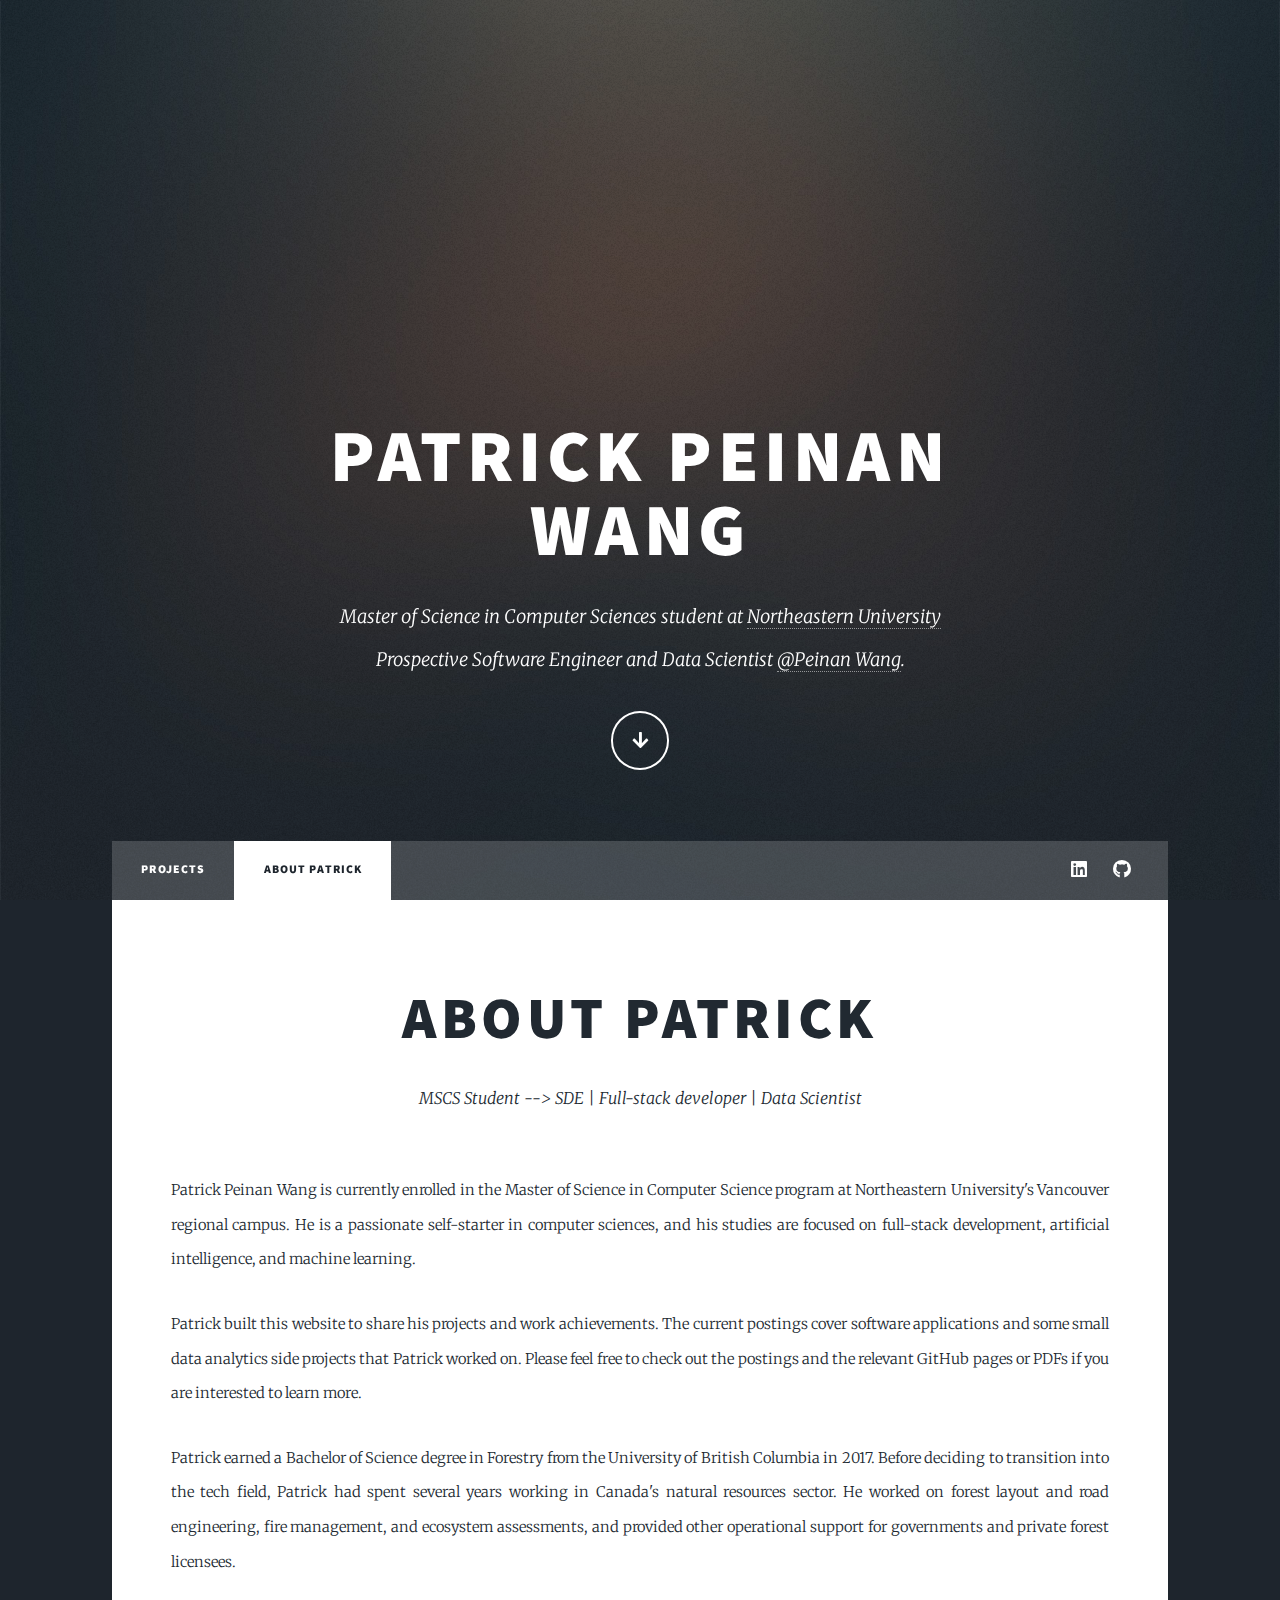
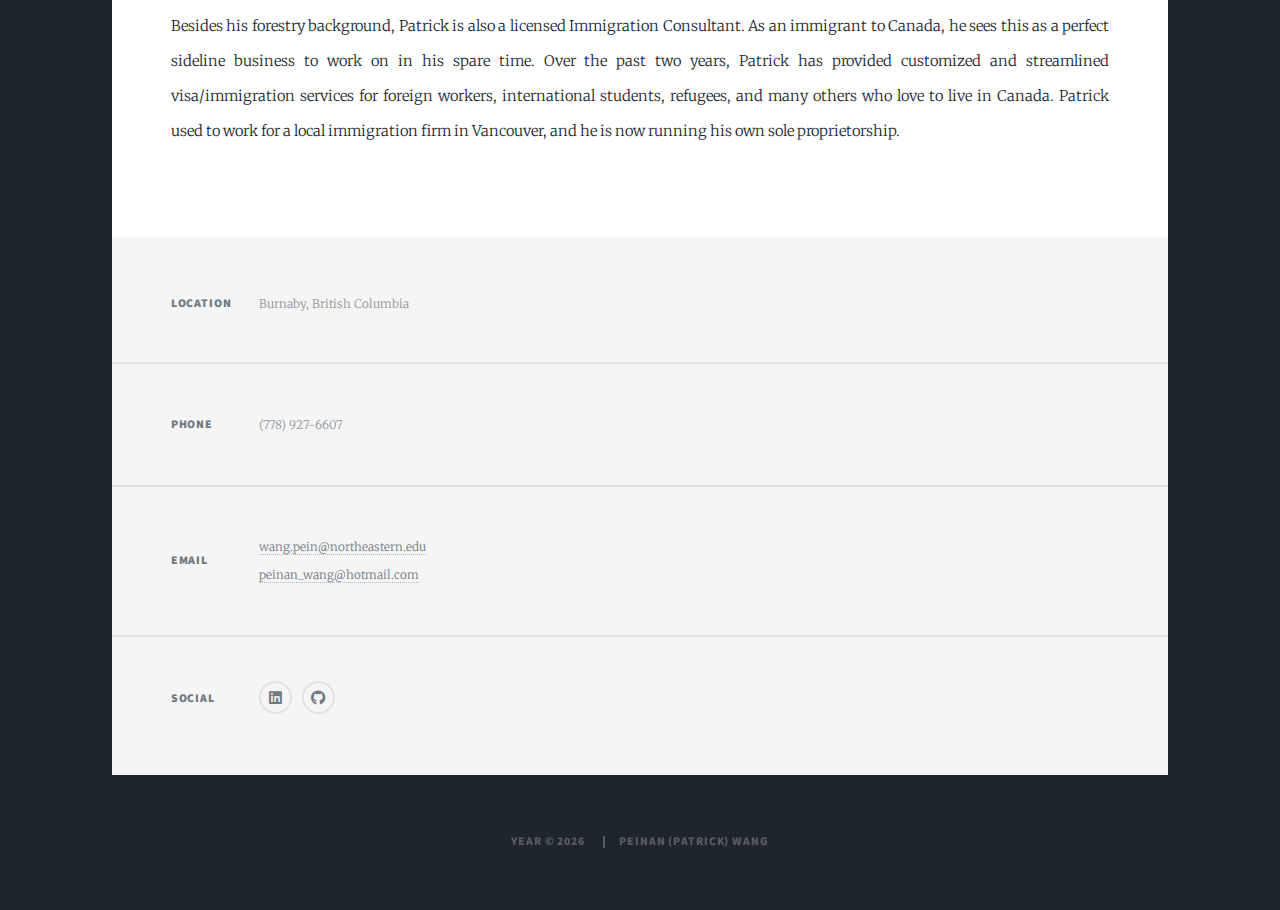
<file: About Patrick.html>
<!DOCTYPE html>

<html>
	<head>
		<title>About Patrick</title>
		<meta charset="utf-8" />
		<meta name="viewport" content="width=device-width, initial-scale=1, user-scalable=no" />
		<meta name="author" content="Peinan Wang" />
		<link rel="stylesheet" href="assets/css/main.css" />
		<noscript><link rel="stylesheet" href="assets/css/noscript.css" /></noscript>
		<script src="assets/js/template.js"></script>
	</head>

	<body class="is-preload">
		<!-- Wrapper -->
		<div id="wrapper">
			<!-- Intro -->
			<div id="intro">
				<h1>Patrick Peinan<br/>
				Wang</h1>
				<p> Master of Science in Computer Sciences student at <a href="https://www.northeastern.edu">Northeastern University</a> <br />
				Prospective Software Engineer and Data Scientist <a href="https://www.linkedin.com/in/patrick-peinan-w-3809158a/">@Peinan Wang</a>.</p>
				<ul class="actions">
					<li><a href="#header" class="button icon solid solo fa-arrow-down scrolly">Continue</a></li>
				</ul>
			</div>
	
			<!-- Header -->
			<header id="header">
				<a href="index.html" class="logo">View Projects</a>
			</header>
	
			<!-- Nav -->
			<nav id="nav">
				<ul class="links">
					<li><a href="index.html">Projects</a></li>
					<li  class="active"><a href="About Patrick.html">About Patrick</a></li>
				</ul>
				<ul class="icons">
					<li><a href="https://www.linkedin.com/in/patrick-peinan-w-3809158a/" class="icon brands alt fa-linkedin"><span class="label">LinkedIn</span></a></li>
					<li><a href="https://github.com/peinanwang" class="icon brands alt fa-github"><span class="label">GitHub</span></a></li>
				</ul>
			</nav>

			<!-- Main -->
			<div id="main">
				<!-- Post -->
				<section class="post">
					<header class="major">
						<h1>About Patrick<br /></h1>
						<p>MSCS Student --> SDE | Full-stack developer | Data Scientist</p>
					</header>
					<p>
						Patrick Peinan Wang is currently enrolled in the Master of Science in Computer Science program
						at Northeastern University's Vancouver regional campus. He is a passionate self-starter in
						computer sciences, and his studies are focused on full-stack development, artificial
						intelligence, and machine learning.
					</p>

					<p>
						Patrick built this website to share his projects and work achievements. The current postings
						cover software applications and some small data analytics side projects that Patrick worked on.
						Please feel free to check out the postings and the relevant GitHub pages or PDFs if you are
						interested to learn more.
					</p>

					<p>
						Patrick earned a Bachelor of Science degree in Forestry from the University of British Columbia
						in 2017. Before deciding to transition into the tech field, Patrick had spent several years
						working in Canada's natural resources sector. He worked on forest layout and road engineering,
						fire management, and ecosystem assessments, and provided other operational support for
						governments and private forest licensees.
					</p>

					<p>
						Besides his forestry background, Patrick is also a licensed Immigration Consultant. As an
						immigrant to Canada, he sees this as a perfect sideline business to work on in his spare time.
						Over the past two years, Patrick has provided customized and streamlined visa/immigration
						services for foreign workers, international students, refugees, and many others who love to live
						in Canada. Patrick used to work for a local immigration firm in Vancouver, and he is now running
						his own sole proprietorship.
					</p>
				</section>
			</div>

			<my-footer></my-footer>
		</div>

		<!-- Scripts -->
		<script src="assets/js/jquery.min.js"></script>
		<script src="assets/js/jquery.scrollex.min.js"></script>
		<script src="assets/js/jquery.scrolly.min.js"></script>
		<script src="assets/js/browser.min.js"></script>
		<script src="assets/js/breakpoints.min.js"></script>
		<script src="assets/js/util.js"></script>
		<script src="assets/js/main.js"></script>
	</body>
</html>
</file>
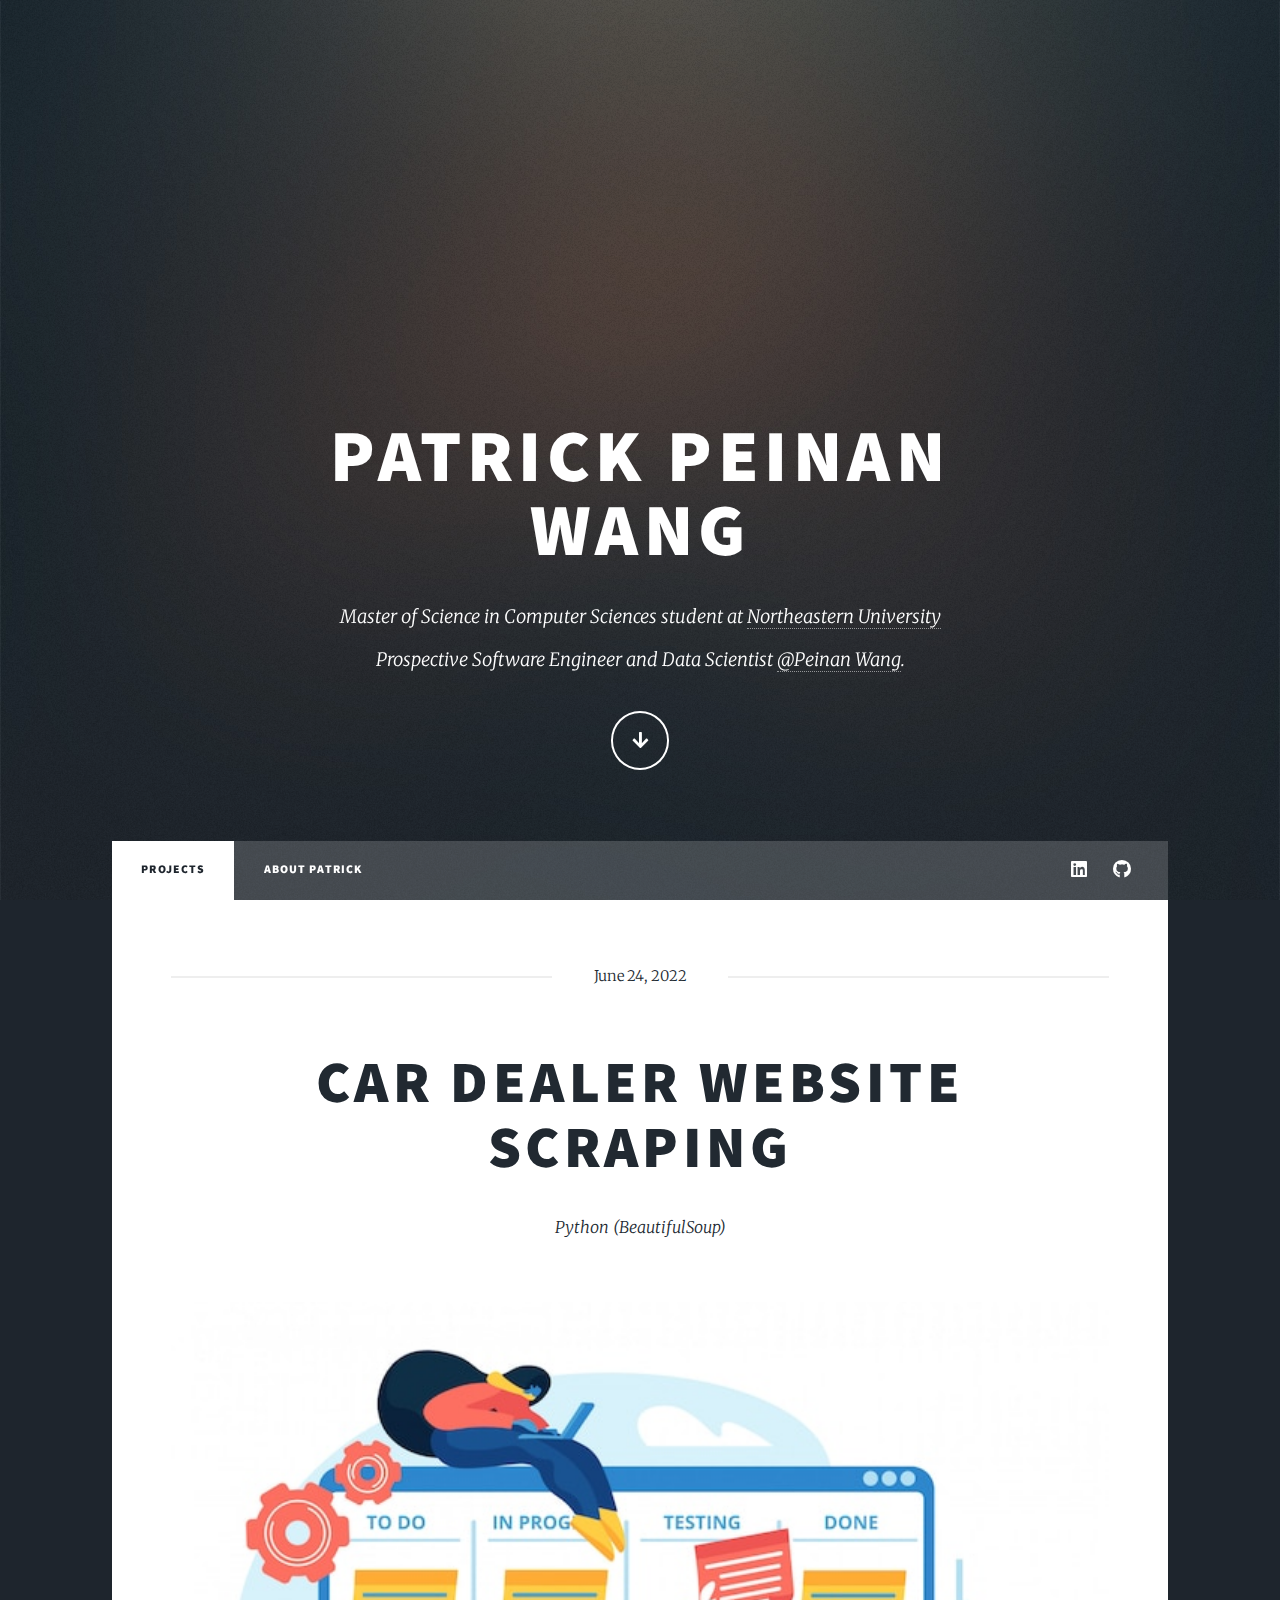
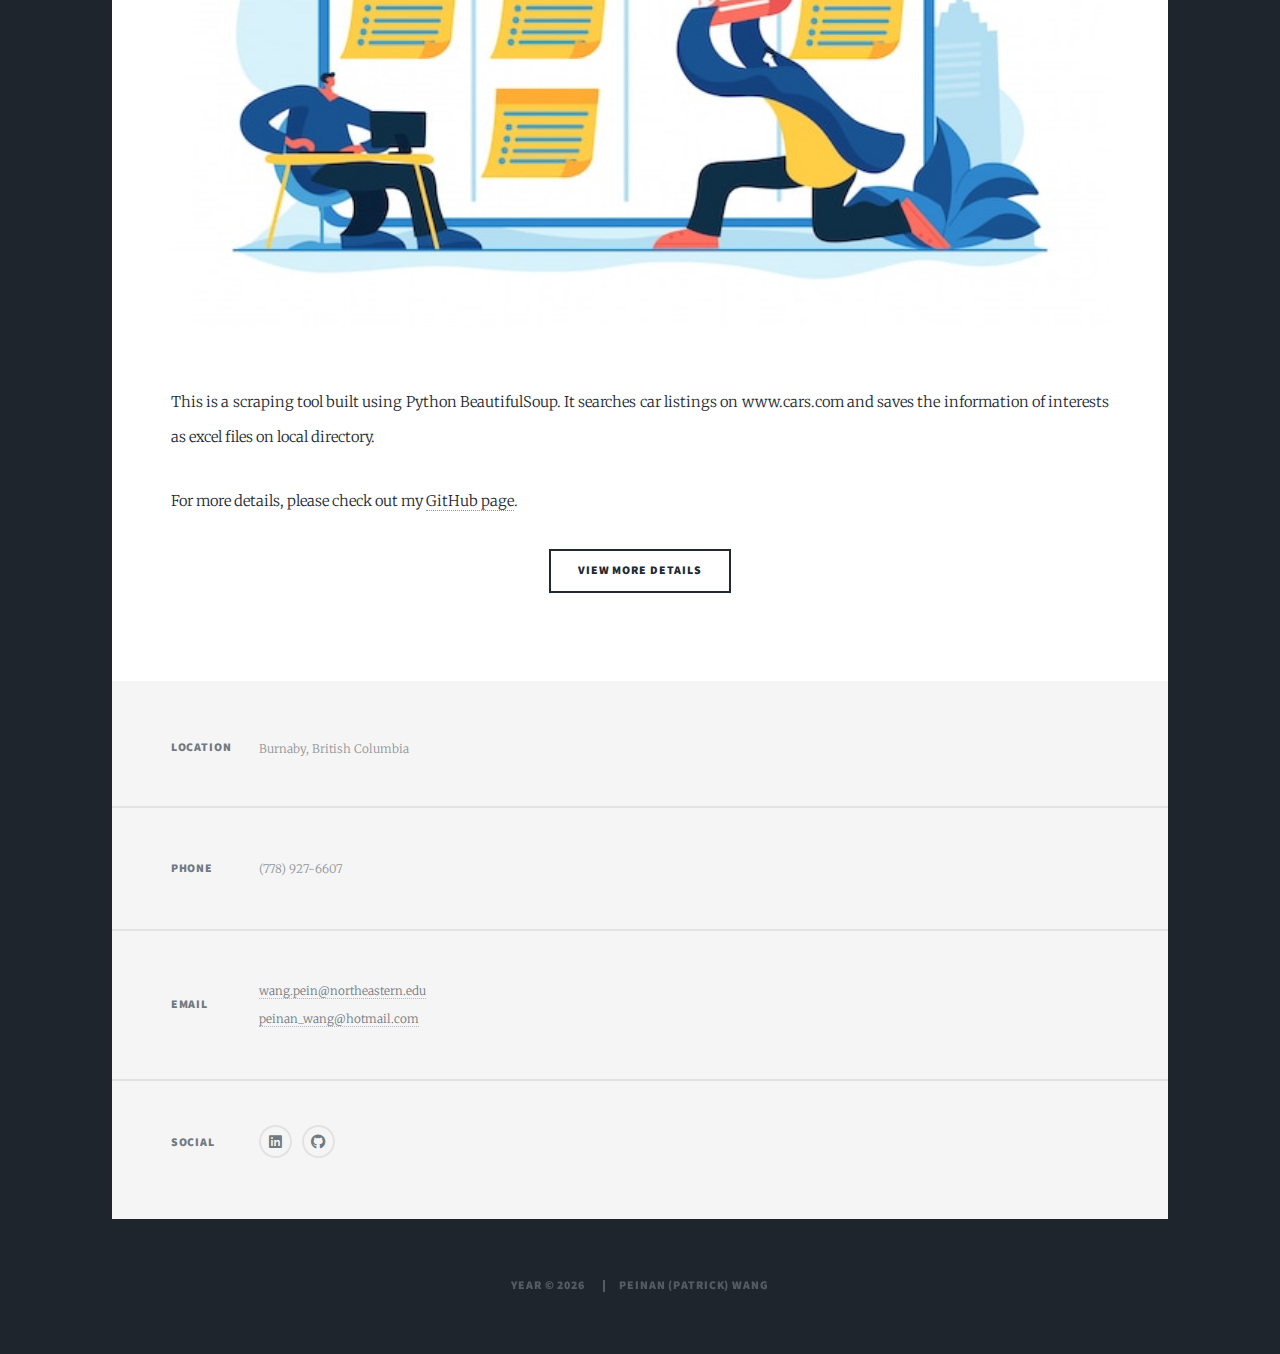
<file: car_website_scraping.html>
<!DOCTYPE HTML>

<html>
	<head>
		<title>Peinan Wang's Work</title>
		<meta charset="utf-8" />
		<meta name="viewport" content="width=device-width, initial-scale=1, user-scalable=no" />
		<meta name="author" content="Peinan Wang">
		<link rel="stylesheet" href="assets/css/main.css" />
		<noscript><link rel="stylesheet" href="assets/css/noscript.css" /></noscript>
		<script src="assets/js/template.js"></script>
	</head>
	<body class="is-preload">

		<!-- Wrapper -->
			<div id="wrapper">
                <my-header></my-header>

				<!-- Main -->
					<div id="main">

						<!-- Post -->
							<section class="post">
								<header class="major">
									<span class="date">June 24, 2022</span>
									<h1>Car Dealer Website Scraping<br />
									</h1>
									<p>Python (BeautifulSoup)</p>
								</header>
								<div class="image main"><img src="images/webscrap.jpeg" alt="" /></div>
								<p>This is a scraping tool built using Python BeautifulSoup. It searches car listings on www.cars.com and 
									saves the information of interests as excel files on local directory. 
								</p>
								<p></p>
								<p>For more details, please check out my <a href="https://github.com/peinanwang/Projects_and_Exercises/blob/main/3.%20Web%20Scraping%20-%20Car%20Listing/Car%20Dealer%20Scraping.ipynb">GitHub page</a>. </p>
								<ul class="actions special">
									<li><a href="https://github.com/peinanwang/Projects_and_Exercises/blob/main/3.%20Web%20Scraping%20-%20Car%20Listing/Car%20Dealer%20Scraping.ipynb" class="button">View More Details</a></li>
								</ul>
								
							</section>

					</div>

				<my-footer></my-footer>
			</div>

		<!-- Scripts -->
			<script src="assets/js/jquery.min.js"></script>
			<script src="assets/js/jquery.scrollex.min.js"></script>
			<script src="assets/js/jquery.scrolly.min.js"></script>
			<script src="assets/js/browser.min.js"></script>
			<script src="assets/js/breakpoints.min.js"></script>
			<script src="assets/js/util.js"></script>
			<script src="assets/js/main.js"></script>

	</body>
</html>
</file>
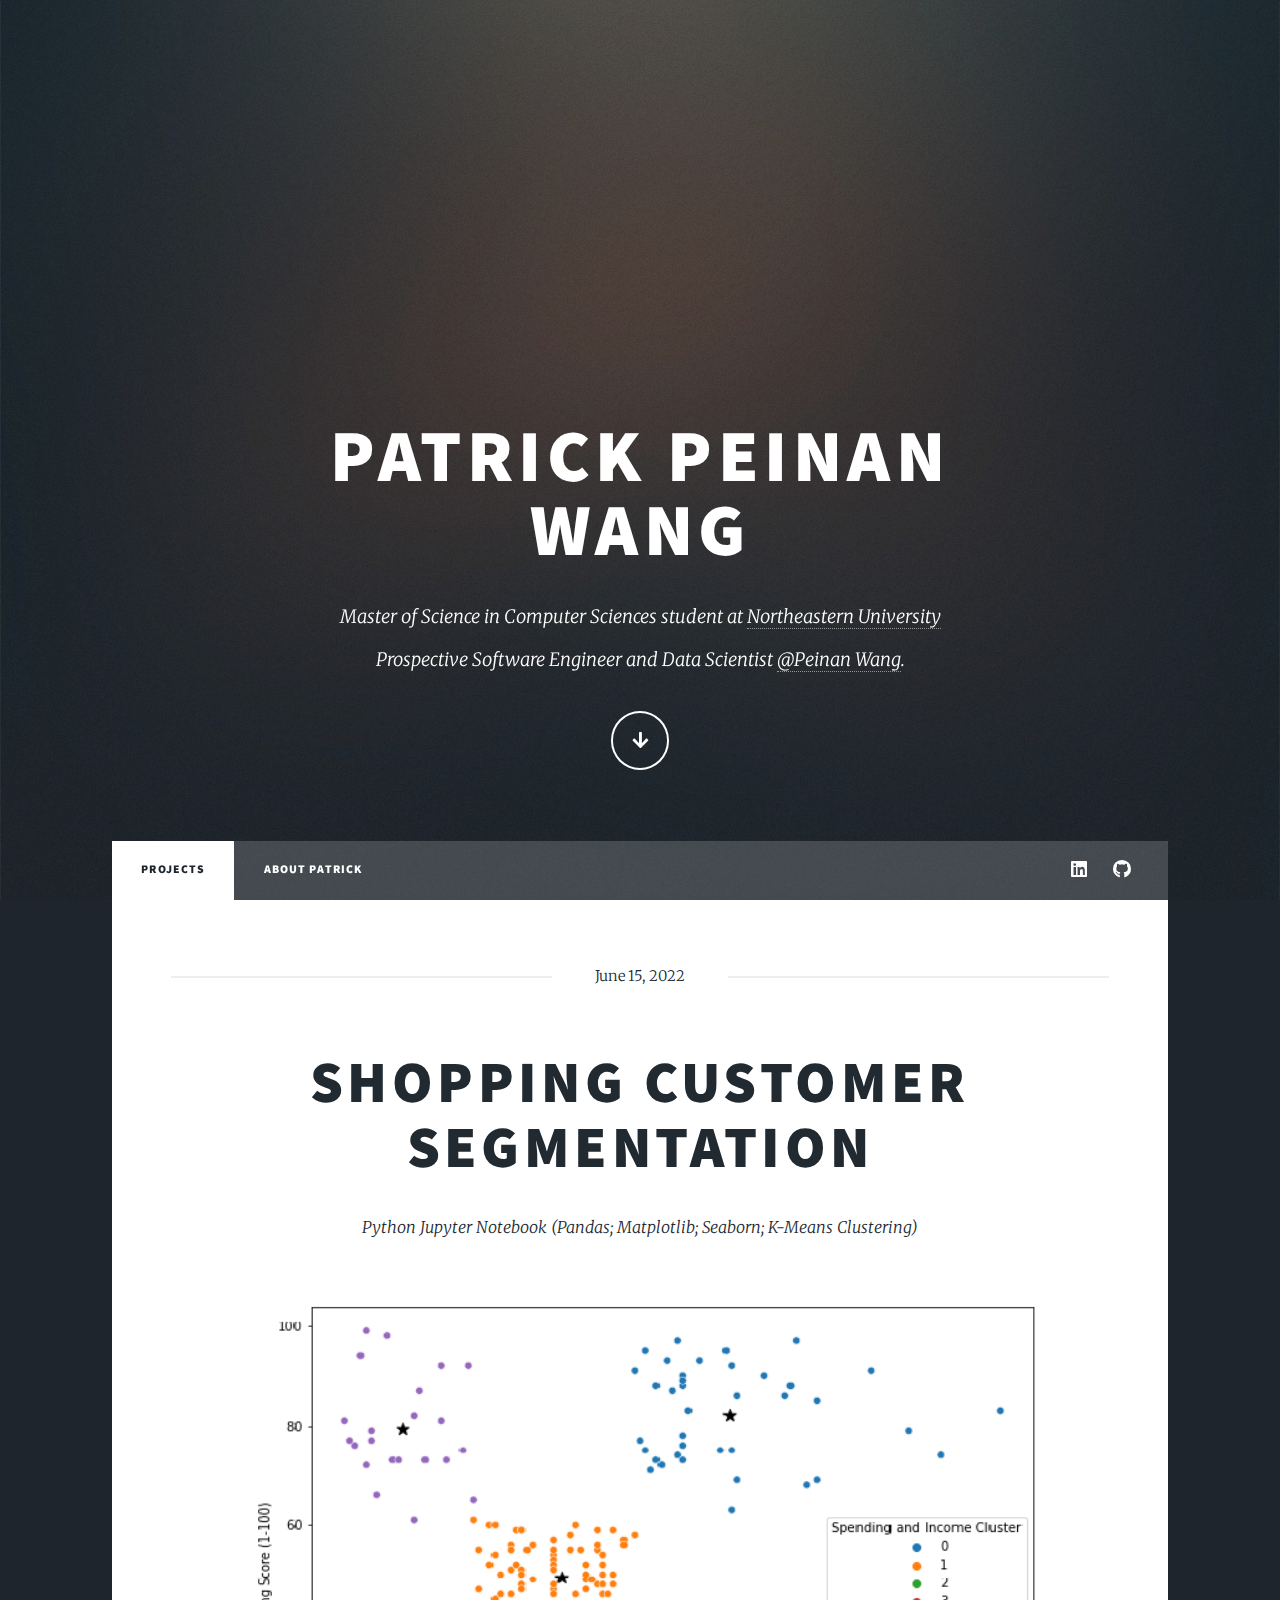
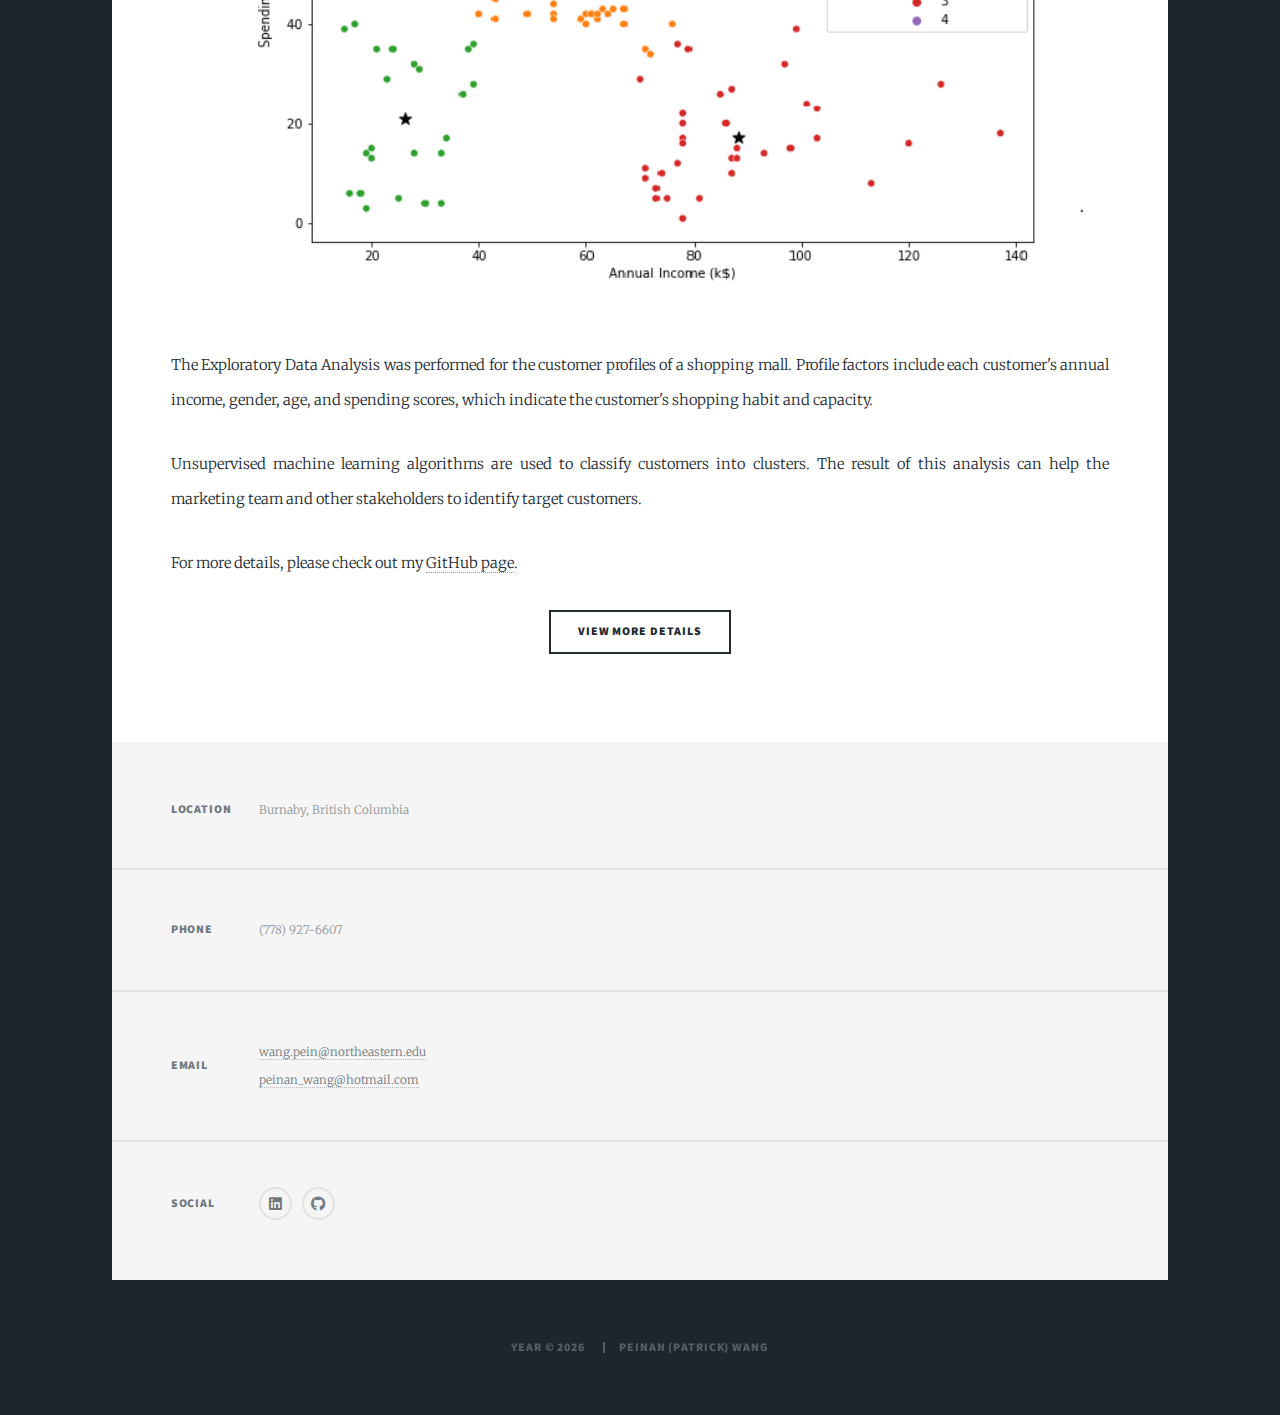
<file: customer_segmentation.html>
<!DOCTYPE HTML>

<html>
	<head>
		<title>Peinan Wang's Work</title>
		<meta charset="utf-8" />
		<meta name="viewport" content="width=device-width, initial-scale=1, user-scalable=no" />
		<meta name="author" content="Peinan Wang">
		<link rel="stylesheet" href="assets/css/main.css" />
		<noscript><link rel="stylesheet" href="assets/css/noscript.css" /></noscript>
		<script src="assets/js/template.js"></script>
	</head>
	<body class="is-preload">

		<!-- Wrapper -->
			<div id="wrapper">
                <my-header></my-header>

				<!-- Main -->
					<div id="main">

						<!-- Post -->
							<section class="post">
								<header class="major">
									<span class="date">June 15, 2022</span>
									<h1>Shopping Customer Segmentation<br />
									</h1>
									<p>Python Jupyter Notebook (Pandas; Matplotlib; Seaborn; K-Means Clustering)</p>
								</header>
								<div class="image main"><img src="images/clustering_bivariate.png" alt="" /></div>
								<p>The Exploratory Data Analysis was performed for the customer profiles of a shopping mall. 
									Profile factors include each customer's annual income, gender, age, and spending scores, 
									which indicate the customer's shopping habit and capacity. </p>
								<p>Unsupervised machine learning algorithms are used to classify customers into clusters. 
									The result of this analysis can help the marketing team and other stakeholders to 
								identify target customers. </p>
								<p>For more details, please check out my <a href="https://github.com/peinanwang/Projects_and_Exercises/blob/main/3.%20Spending%20Score%20Analysis/Analysis.ipynb">GitHub page</a>. </p>
								<ul class="actions special">
									<li><a href="https://github.com/peinanwang/Projects_and_Exercises/blob/main/3.%20Spending%20Score%20Analysis/Analysis.ipynb" class="button">View More Details</a></li>
								</ul>
								
							</section>

					</div>

					<my-footer></my-footer>

			</div>

		<!-- Scripts -->
			<script src="assets/js/jquery.min.js"></script>
			<script src="assets/js/jquery.scrollex.min.js"></script>
			<script src="assets/js/jquery.scrolly.min.js"></script>
			<script src="assets/js/browser.min.js"></script>
			<script src="assets/js/breakpoints.min.js"></script>
			<script src="assets/js/util.js"></script>
			<script src="assets/js/main.js"></script>

	</body>
</html>
</file>
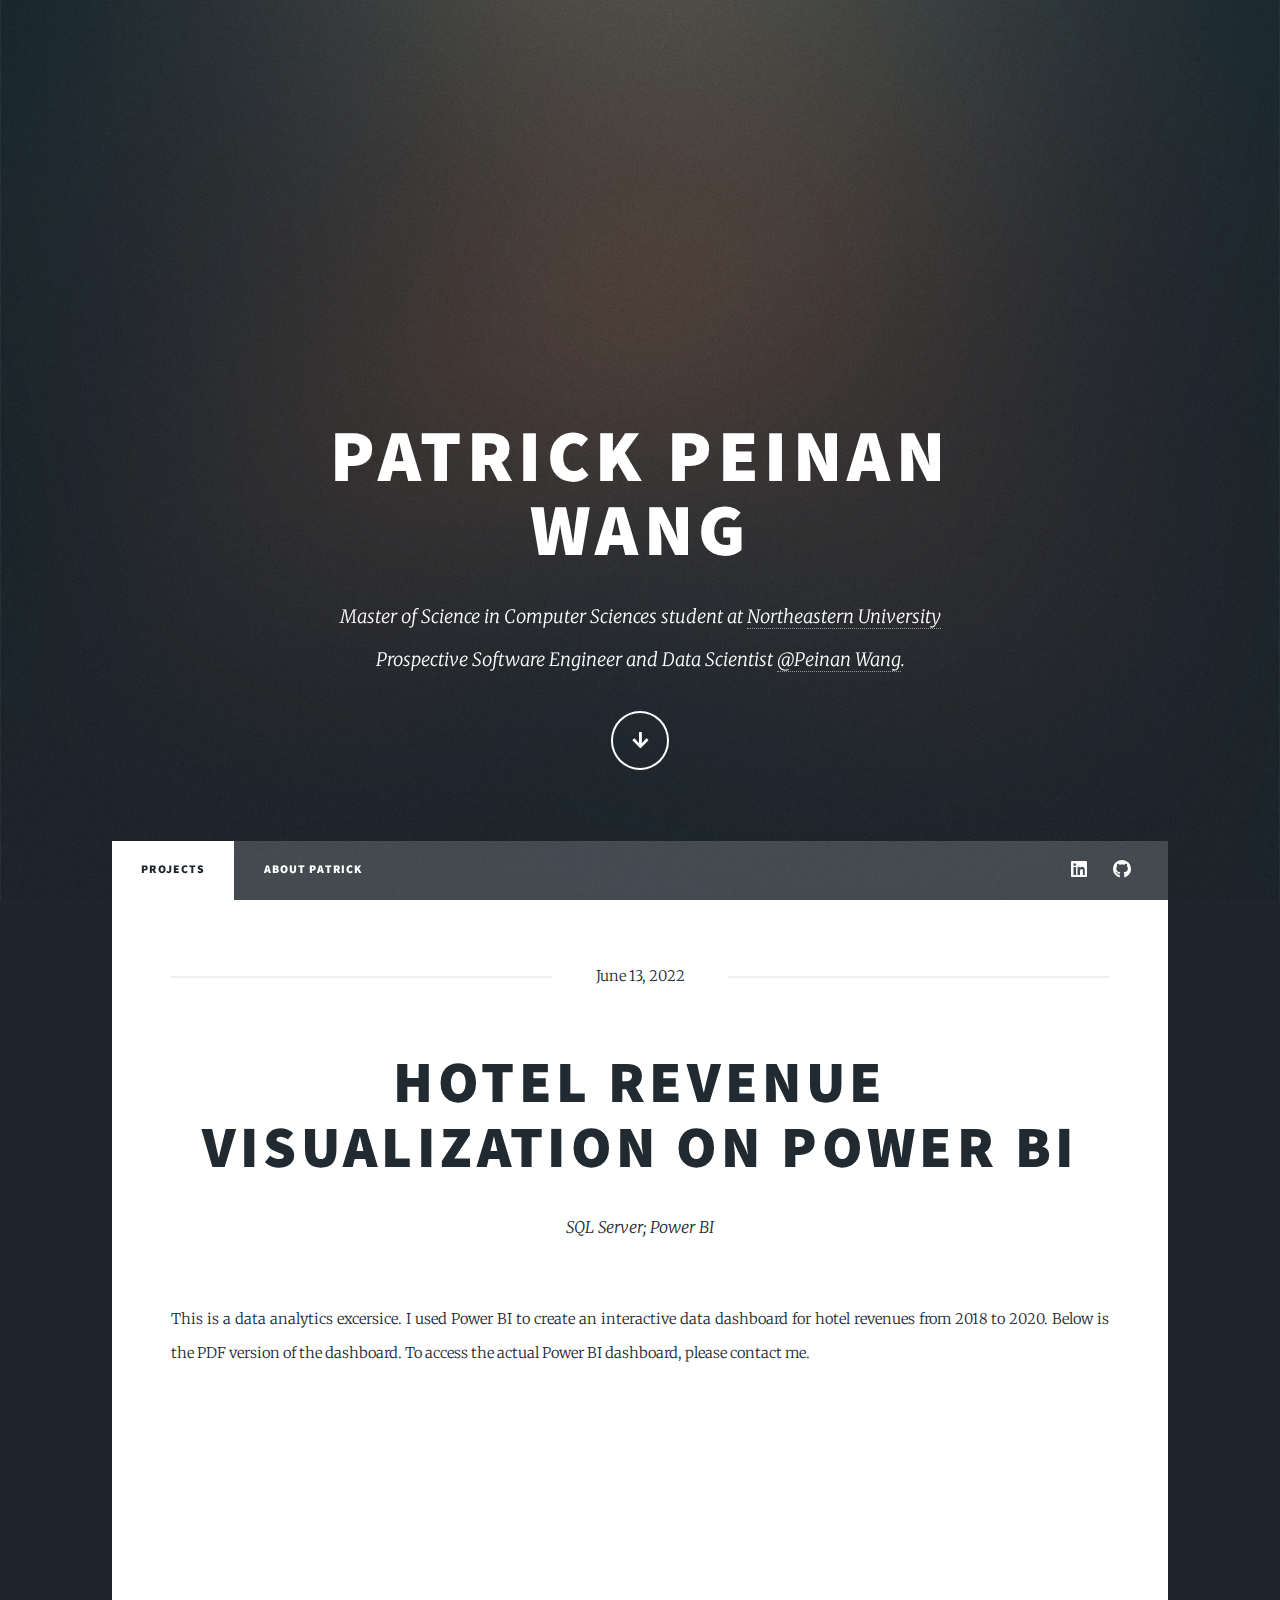
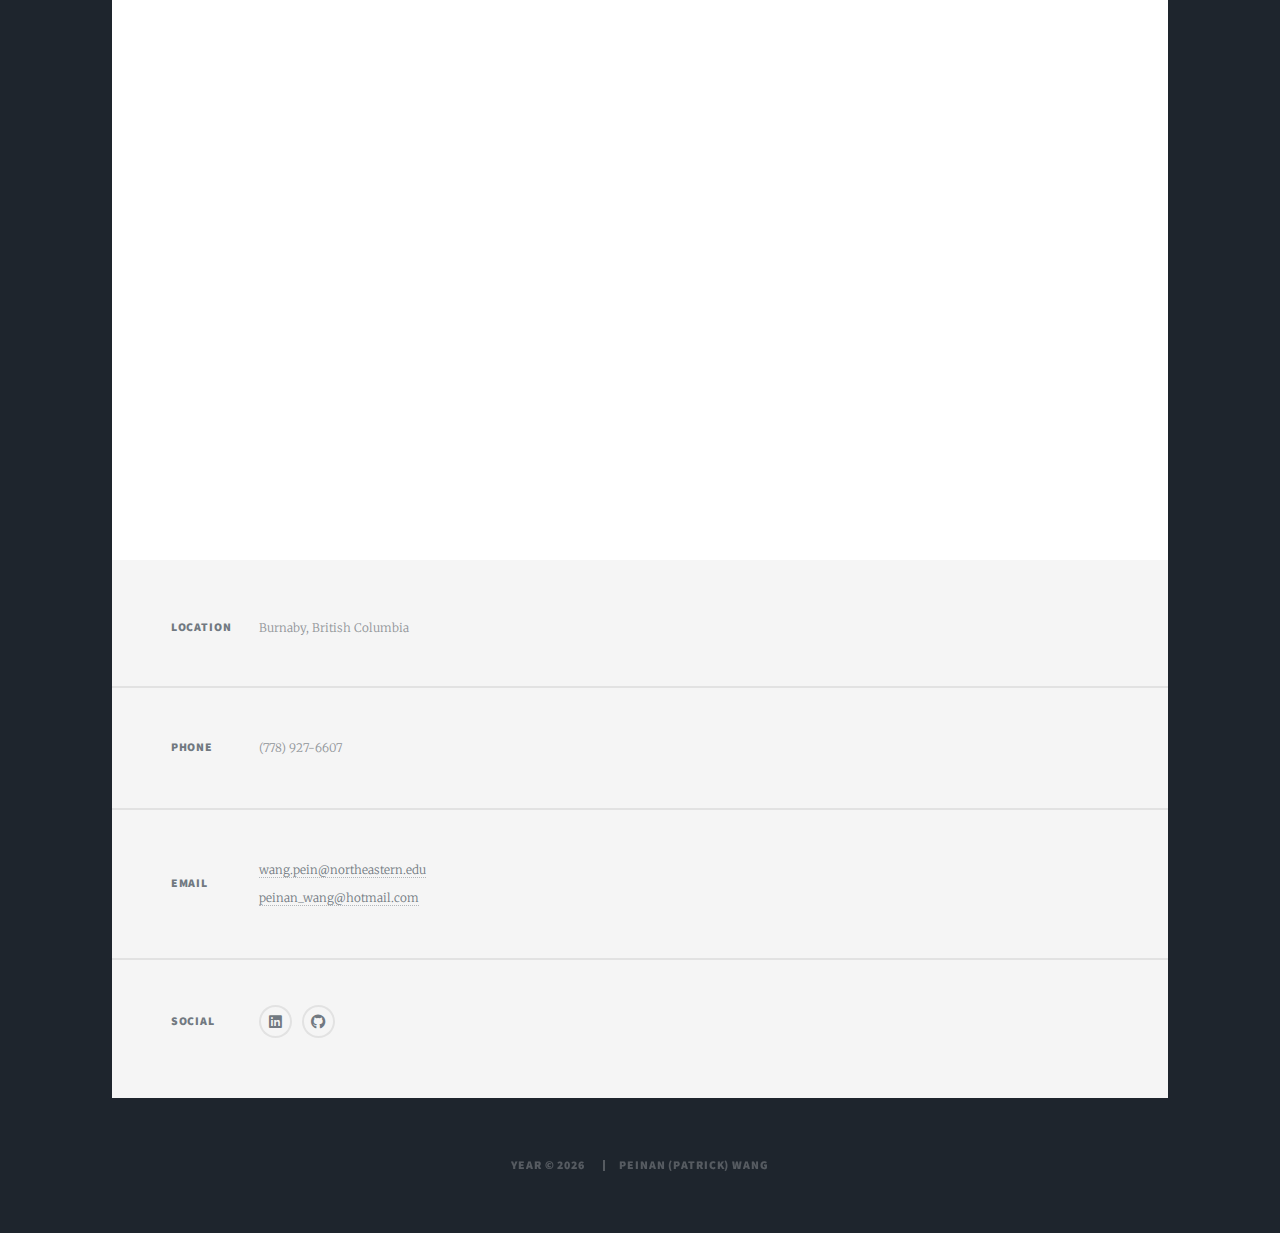
<file: data_visualization.html>
<!DOCTYPE HTML>

<html>
	<head>
		<title>Peinan Wang's Work</title>
		<meta charset="utf-8" />
		<meta name="viewport" content="width=device-width, initial-scale=1, user-scalable=no" />
		<meta name="author" content="Peinan Wang">
		<link rel="stylesheet" href="assets/css/main.css" />
		<noscript><link rel="stylesheet" href="assets/css/noscript.css" /></noscript>
		<script src="assets/js/template.js"></script>
	</head>
	<body class="is-preload">

		<!-- Wrapper -->
			<div id="wrapper">
                <my-header></my-header>

				<!-- Main -->
					<div id="main">

					<!-- Post -->
						<section class="post">
							<header class="major">
								<span class="date">June 13, 2022</span>
								<h1>Hotel Revenue Visualization on Power BI<br />
								</h1>
								<p>SQL Server; Power BI</p>
							</header>

							<p>This is a data analytics excersice. I used Power BI to create an interactive 
								data dashboard for hotel revenues from 2018 to 2020. Below is the PDF version of the dashboard. To access 
							    the actual Power BI dashboard, please contact me.</p>

							<div class="image main"><iframe src="assets/hotel analysis report.pdf" width="100%" height="600px"></iframe></div>
							
						</section>

					</div>

					<my-footer></my-footer>

			</div>

		<!-- Scripts -->
			<script src="assets/js/jquery.min.js"></script>
			<script src="assets/js/jquery.scrollex.min.js"></script>
			<script src="assets/js/jquery.scrolly.min.js"></script>
			<script src="assets/js/browser.min.js"></script>
			<script src="assets/js/breakpoints.min.js"></script>
			<script src="assets/js/util.js"></script>
			<script src="assets/js/main.js"></script>

	</body>
</html>
</file>
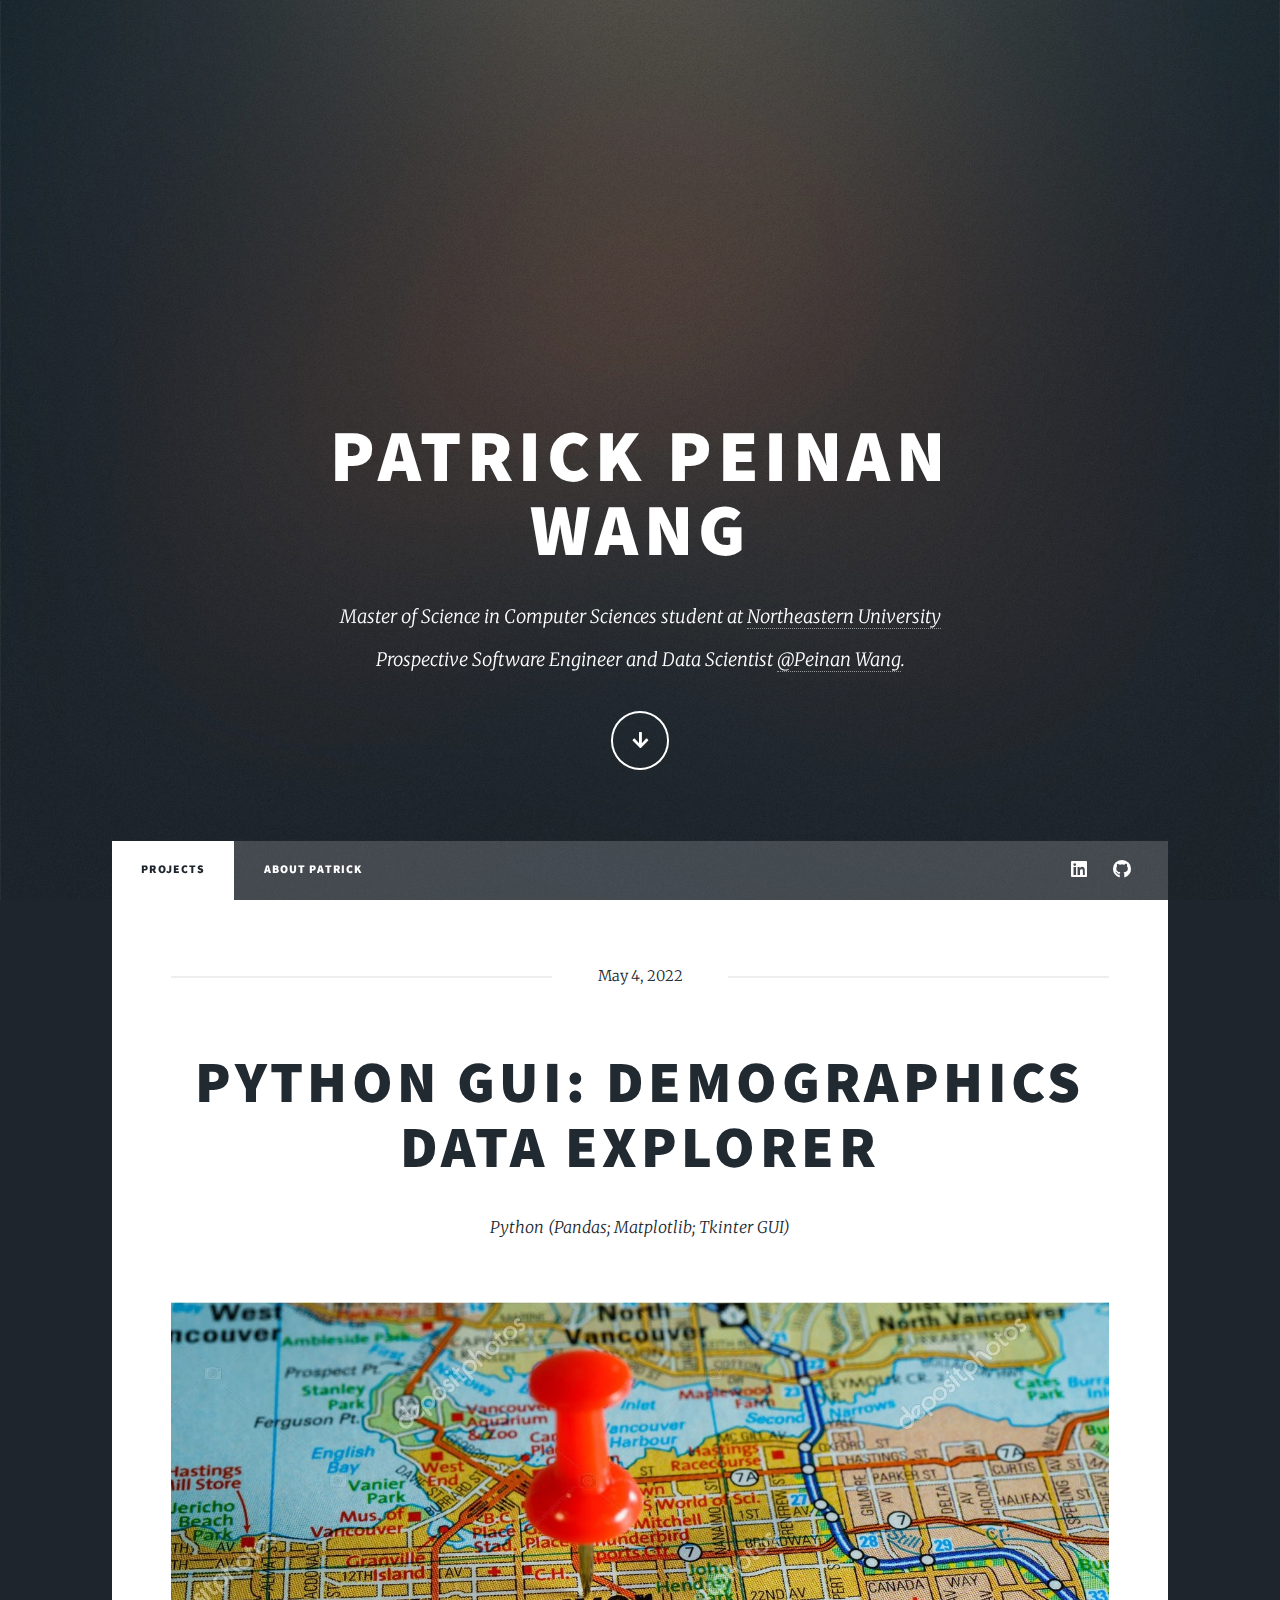
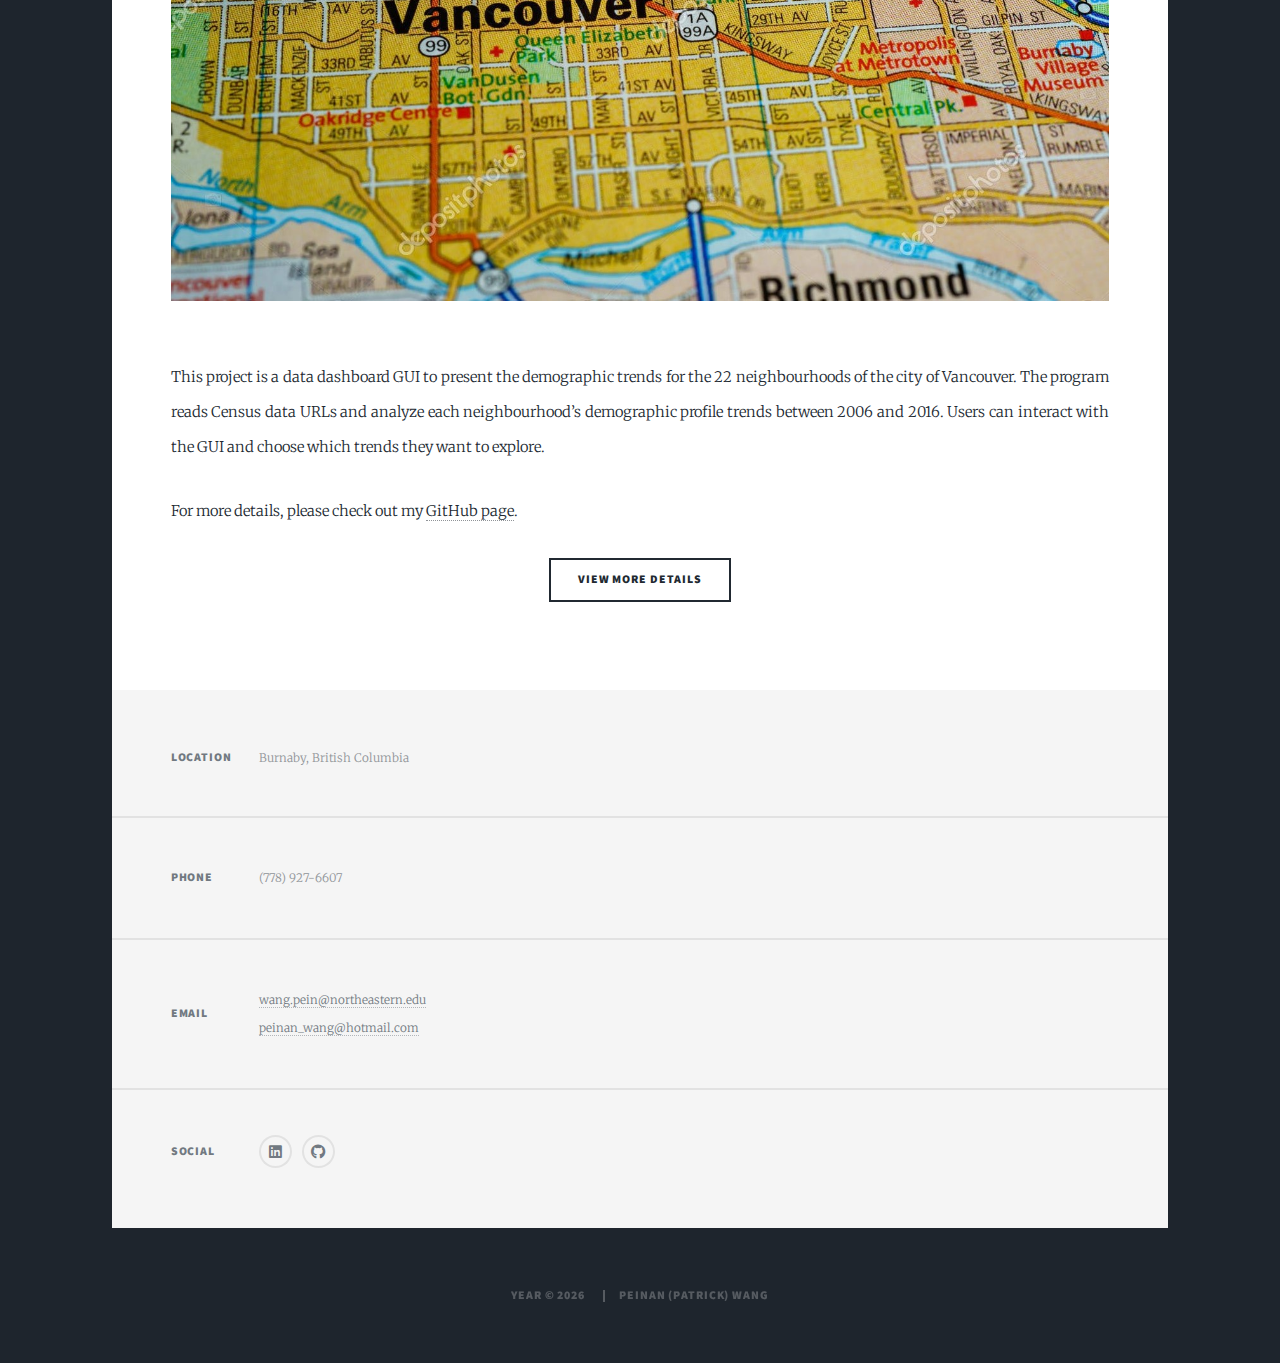
<file: demographics_explorer.html>
<!DOCTYPE HTML>

<html>
	<head>
		<title>Peinan Wang's Work</title>
		<meta charset="utf-8" />
		<meta name="viewport" content="width=device-width, initial-scale=1, user-scalable=no" />
		<meta name="author" content="Peinan Wang">
		<link rel="stylesheet" href="assets/css/main.css" />
		<noscript><link rel="stylesheet" href="assets/css/noscript.css" /></noscript>
		<script src="assets/js/template.js"></script>
	</head>
	<body class="is-preload">

		<!-- Wrapper -->
			<div id="wrapper">
                <my-header></my-header>

				<!-- Main -->
					<div id="main">

						<!-- Post -->
						<section class="post">
							<header class="major">
								<span class="date">May 4, 2022</span>
								<h1>Python GUI: Demographics Data Explorer<br />
								</h1>
								<p>Python (Pandas; Matplotlib; Tkinter GUI)</p>
							</header>
							<div class="image main"><img src="images/vancouver.jpeg" alt="" /></div>
							<p> </p>
							<p>This project is a data dashboard GUI to present the demographic trends for the 22 neighbourhoods 
								of the city of Vancouver. The program reads Census data URLs and analyze each neighbourhood’s demographic 
								profile trends between 2006 and 2016. Users can interact with the GUI and choose which trends they want to explore. </p>
							<p>For more details, please check out my <a href="https://github.com/peinanwang/Projects_and_Exercises/tree/main/2.%20Data%20Explorer%20GUI">GitHub page</a>. </p>
							<ul class="actions special">
								<li><a href="https://github.com/peinanwang/Projects_and_Exercises/tree/main/2.%20Data%20Explorer%20GUI" class="button">View More Details</a></li>
							</ul>
						</section>

					</div>

					<my-footer></my-footer>

			</div>

		<!-- Scripts -->
			<script src="assets/js/jquery.min.js"></script>
			<script src="assets/js/jquery.scrollex.min.js"></script>
			<script src="assets/js/jquery.scrolly.min.js"></script>
			<script src="assets/js/browser.min.js"></script>
			<script src="assets/js/breakpoints.min.js"></script>
			<script src="assets/js/util.js"></script>
			<script src="assets/js/main.js"></script>

	</body>
</html>
</file>
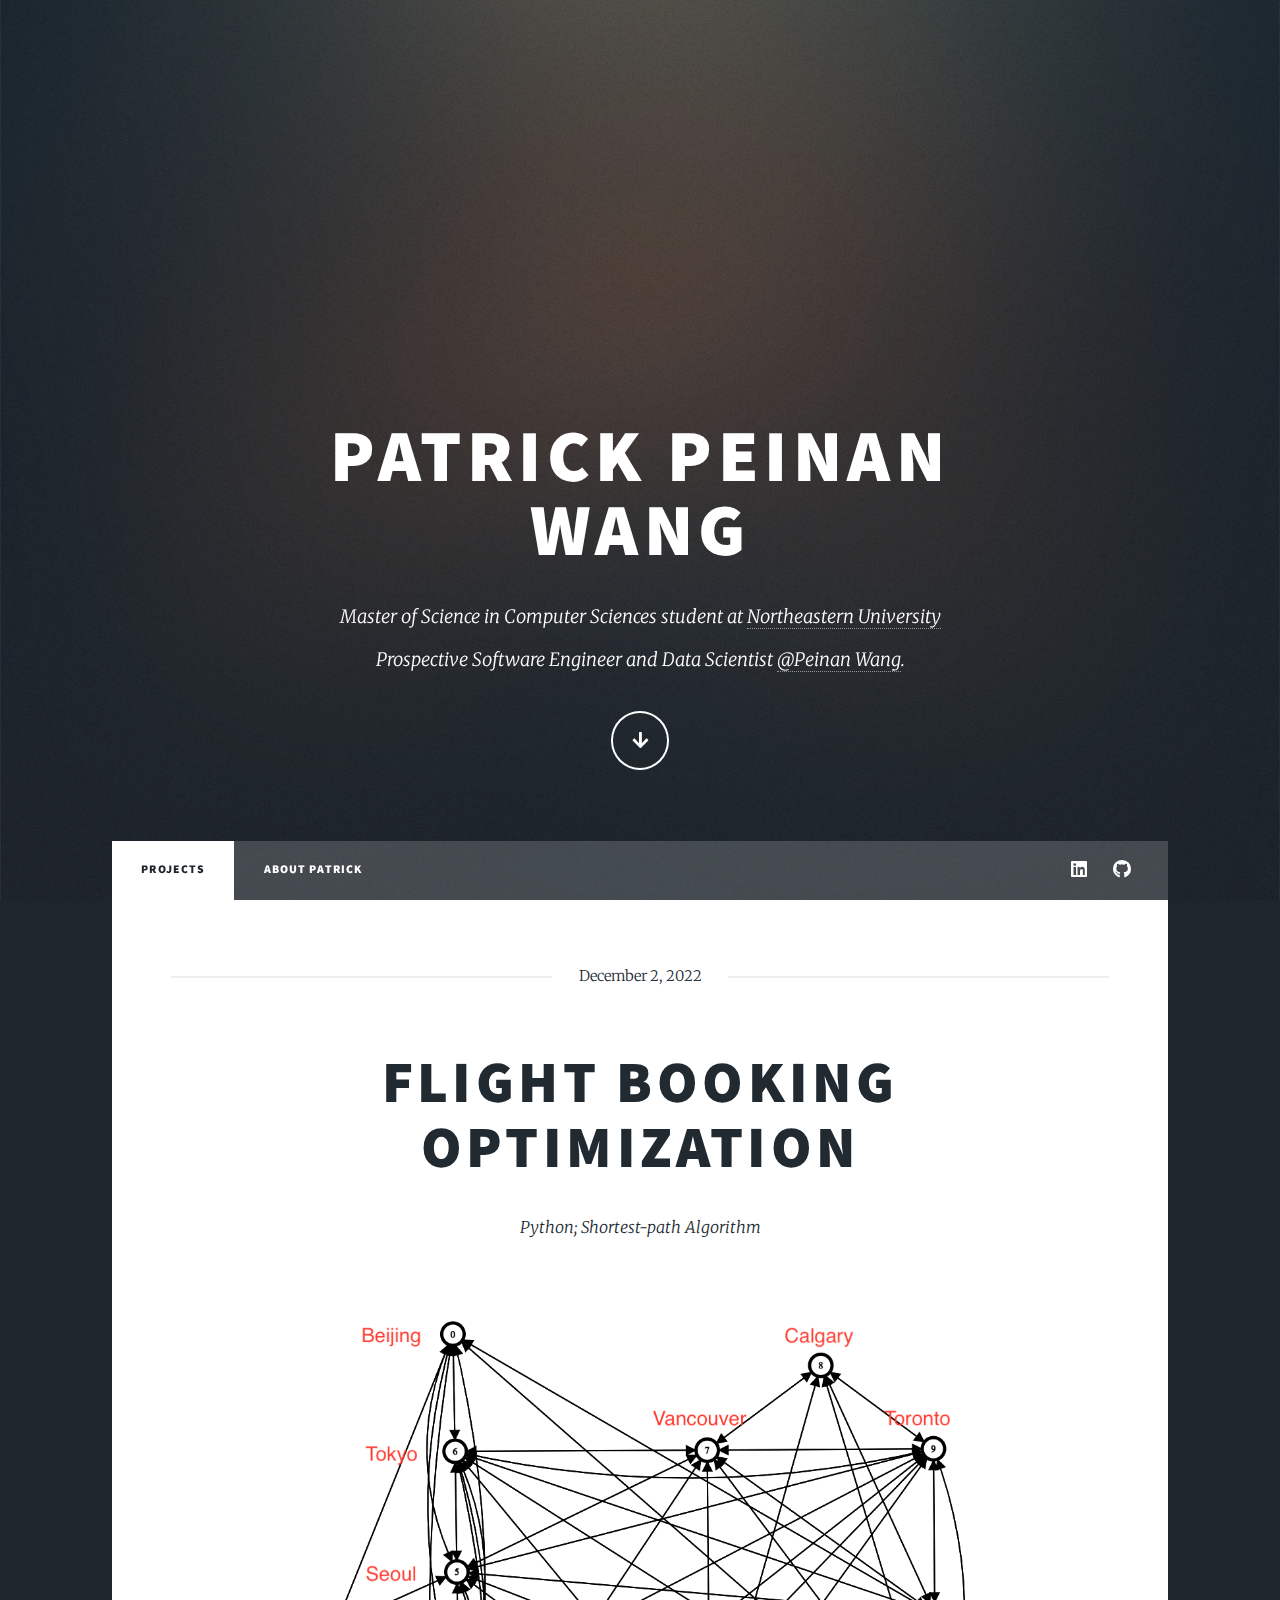
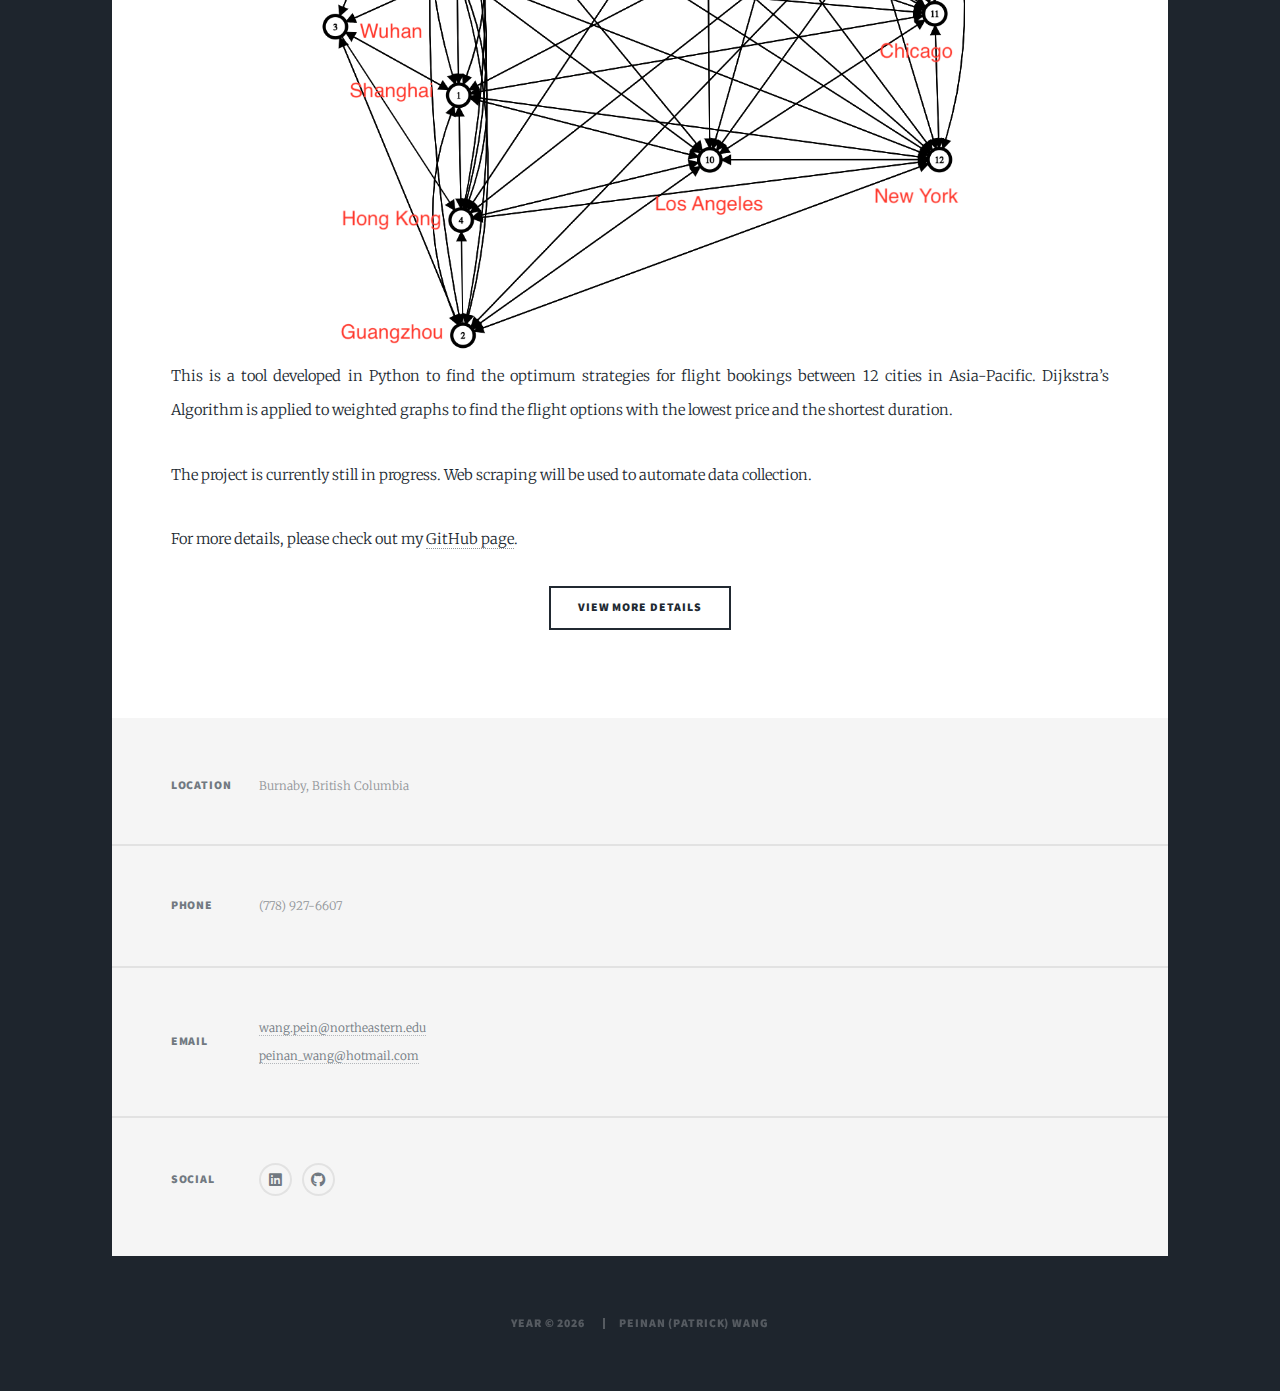
<file: flight_planning.html>
<!DOCTYPE HTML>

<html>
	<head>
		<title>Peinan Wang's Work</title>
		<meta charset="utf-8" />
		<meta name="viewport" content="width=device-width, initial-scale=1, user-scalable=no" />
		<meta name="author" content="Peinan Wang">
		<link rel="stylesheet" href="assets/css/main.css" />
		<noscript><link rel="stylesheet" href="assets/css/noscript.css" /></noscript>
		<script src="assets/js/template.js"></script>
	</head>
	<body class="is-preload">

		<!-- Wrapper -->
			<div id="wrapper">
                <my-header></my-header>

				<!-- Main -->
					<div id="main">

						<!-- Post -->
						<section class="post">
							<header class="major">
								<span class="date">December 2, 2022</span>
								<h1>Flight Booking Optimization<br />
								</h1>
								<p>Python; Shortest-path Algorithm</p>
							</header>
							<div>
								<img style="display: block; margin-left: auto; margin-right: auto; width: 70%" 
								src="images/graph_label.png" alt=""/>
							</div>
							<p>This is a tool developed in Python to find the optimum strategies for flight bookings between 12 
								cities in Asia-Pacific. Dijkstra’s Algorithm is applied to weighted graphs to find the flight options with the lowest price and the shortest duration. </p>
							<p>The project is currently still in progress. Web scraping will be used to automate data collection.</p>
							<p>For more details, please check out my <a href="https://github.com/peinanwang/Projects_and_Exercises/tree/main/3.%20Flight%20Planning">GitHub page</a>. </p>
							<ul class="actions special">
								<li><a href="https://github.com/peinanwang/Projects_and_Exercises/tree/main/3.%20Flight%20Planning" class="button">View More Details</a></li>
							</ul>
							
						</section>

					</div>

					<my-footer></my-footer>

			</div>

		<!-- Scripts -->
			<script src="assets/js/jquery.min.js"></script>
			<script src="assets/js/jquery.scrollex.min.js"></script>
			<script src="assets/js/jquery.scrolly.min.js"></script>
			<script src="assets/js/browser.min.js"></script>
			<script src="assets/js/breakpoints.min.js"></script>
			<script src="assets/js/util.js"></script>
			<script src="assets/js/main.js"></script>

	</body>
</html>
</file>
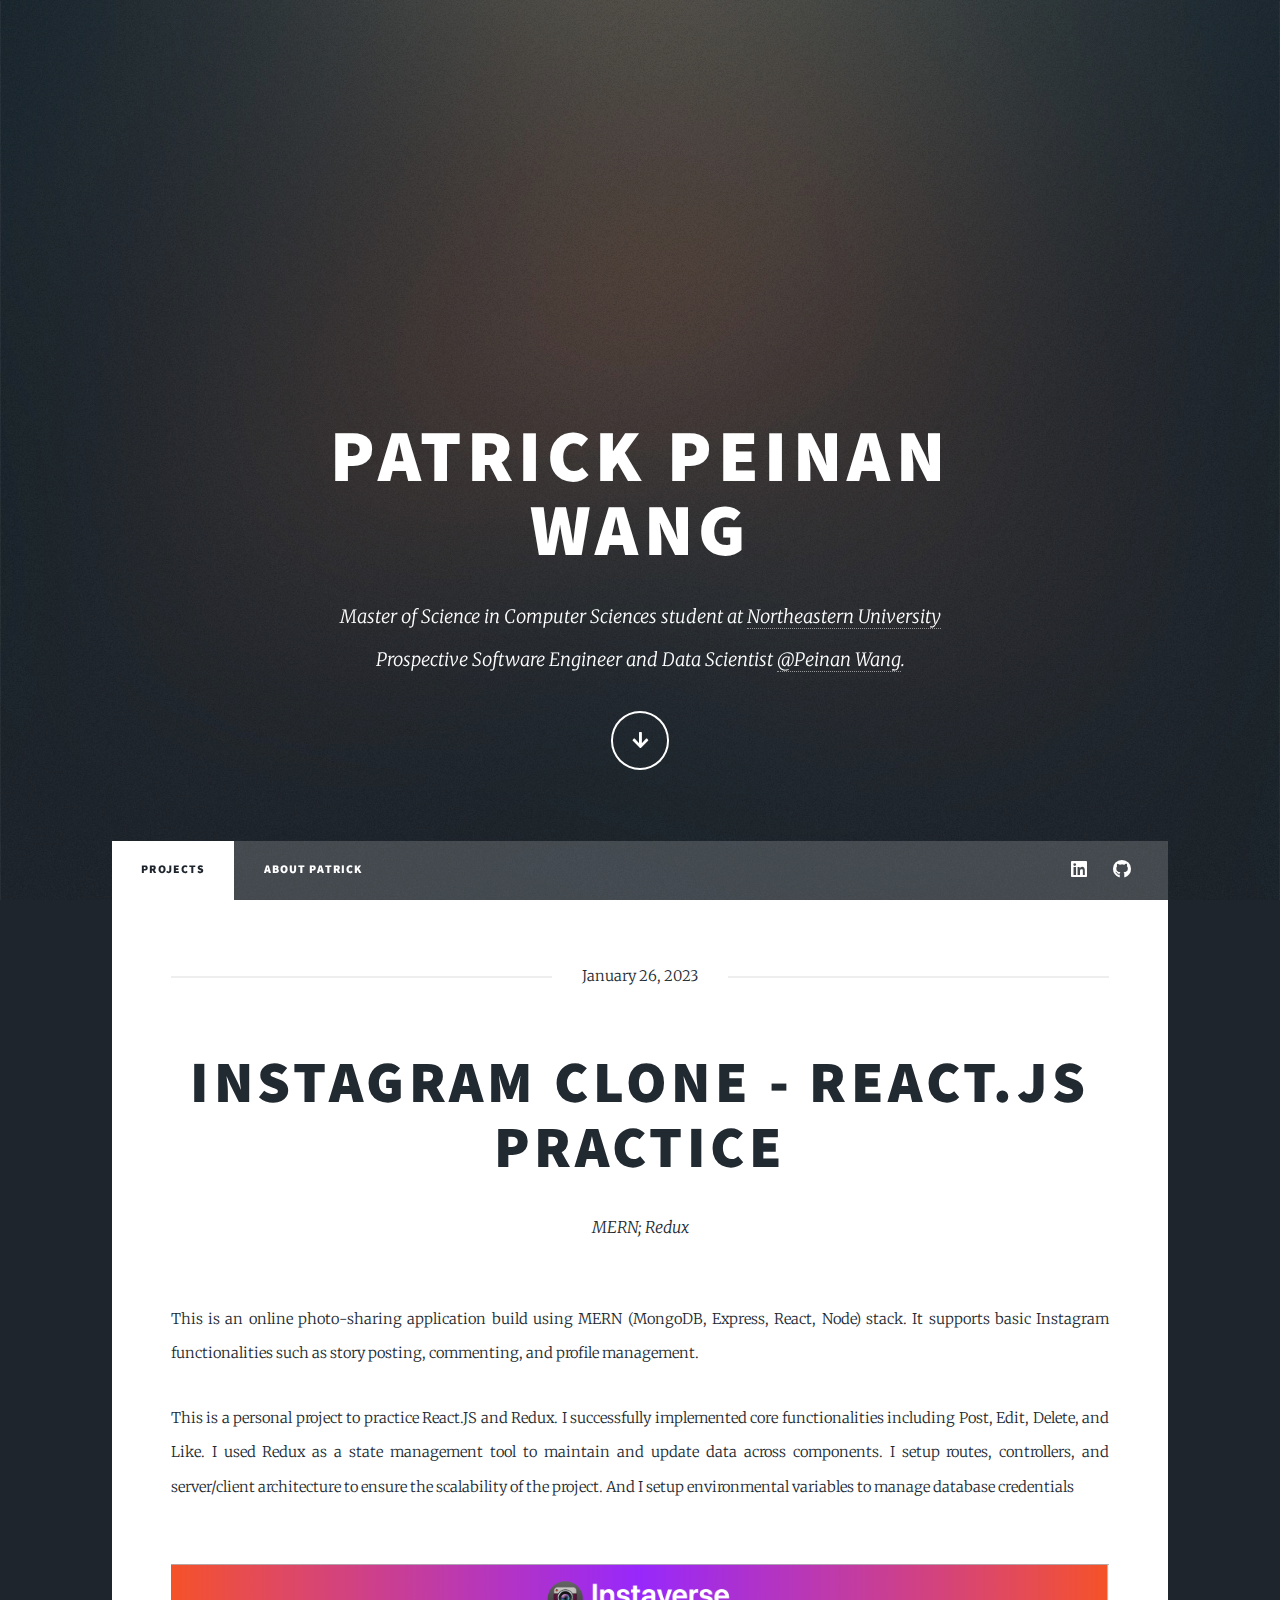
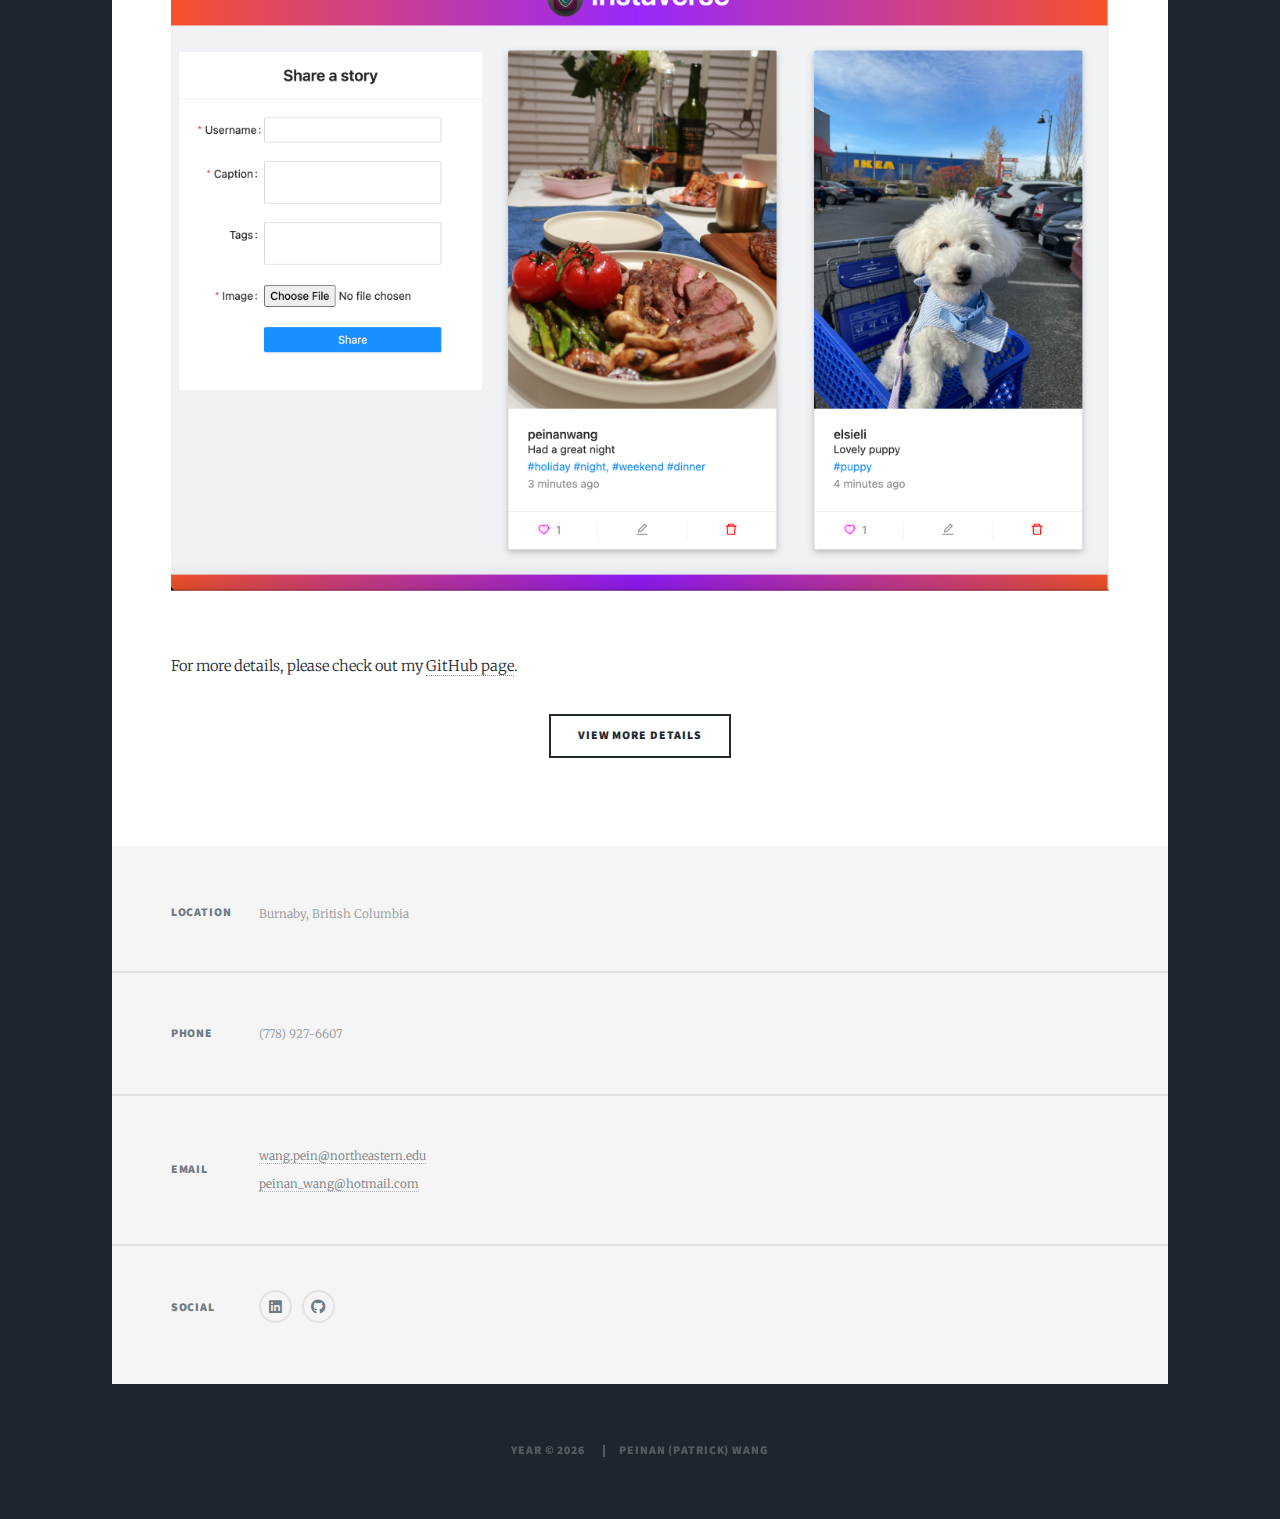
<file: instagram.html>
<!DOCTYPE html>

<html>
	<head>
		<title>Peinan Wang's Work</title>
		<meta charset="utf-8" />
		<meta name="viewport" content="width=device-width, initial-scale=1, user-scalable=no" />
		<meta name="author" content="Peinan Wang" />
		<link rel="stylesheet" href="assets/css/main.css" />
		<noscript><link rel="stylesheet" href="assets/css/noscript.css" /></noscript>
		<script src="assets/js/template.js"></script>
	</head>
	<body class="is-preload">
		<!-- Wrapper -->
		<div id="wrapper">
			<my-header></my-header>

			<!-- Main -->
			<div id="main">
				<!-- Post -->
				<section class="post">
					<header class="major">
						<span class="date">January 26, 2023</span>
						<h1>Instagram Clone - React.JS Practice<br/></h1>
						<p>MERN; Redux</p>
					</header>
					<p>
						This is an online photo-sharing application build using MERN (MongoDB, Express, React, Node) stack. 
						It supports basic Instagram functionalities such as story posting, commenting, and profile management. 
					</p>
					<p>
						This is a personal project to practice React.JS and Redux. I successfully implemented core functionalities including Post, Edit, Delete, and Like. 
						I used Redux as a state management tool to maintain and update data across components.
						I setup routes, controllers, and server/client architecture to ensure the scalability of the project. 
						And I setup environmental variables to manage database credentials 
					</p>
					<div class="image main"><img src="images/instagram_clone.png" alt="" /></div>

					<p>
						For more details, please check out my
						<a href="https://github.com/peinanwang/Instaverse_MERN">GitHub page</a>.
					</p>
					<ul class="actions special">
						<li>
							<a
								href="https://github.com/peinanwang/Instaverse_MERN"
								class="button"
								>View More Details</a
							>
						</li>
					</ul>
				</section>
			</div>

			<my-footer></my-footer>
		</div>

		<!-- Scripts -->
		<script src="assets/js/jquery.min.js"></script>
		<script src="assets/js/jquery.scrollex.min.js"></script>
		<script src="assets/js/jquery.scrolly.min.js"></script>
		<script src="assets/js/browser.min.js"></script>
		<script src="assets/js/breakpoints.min.js"></script>
		<script src="assets/js/util.js"></script>
		<script src="assets/js/main.js"></script>
	</body>
</html>
</file>
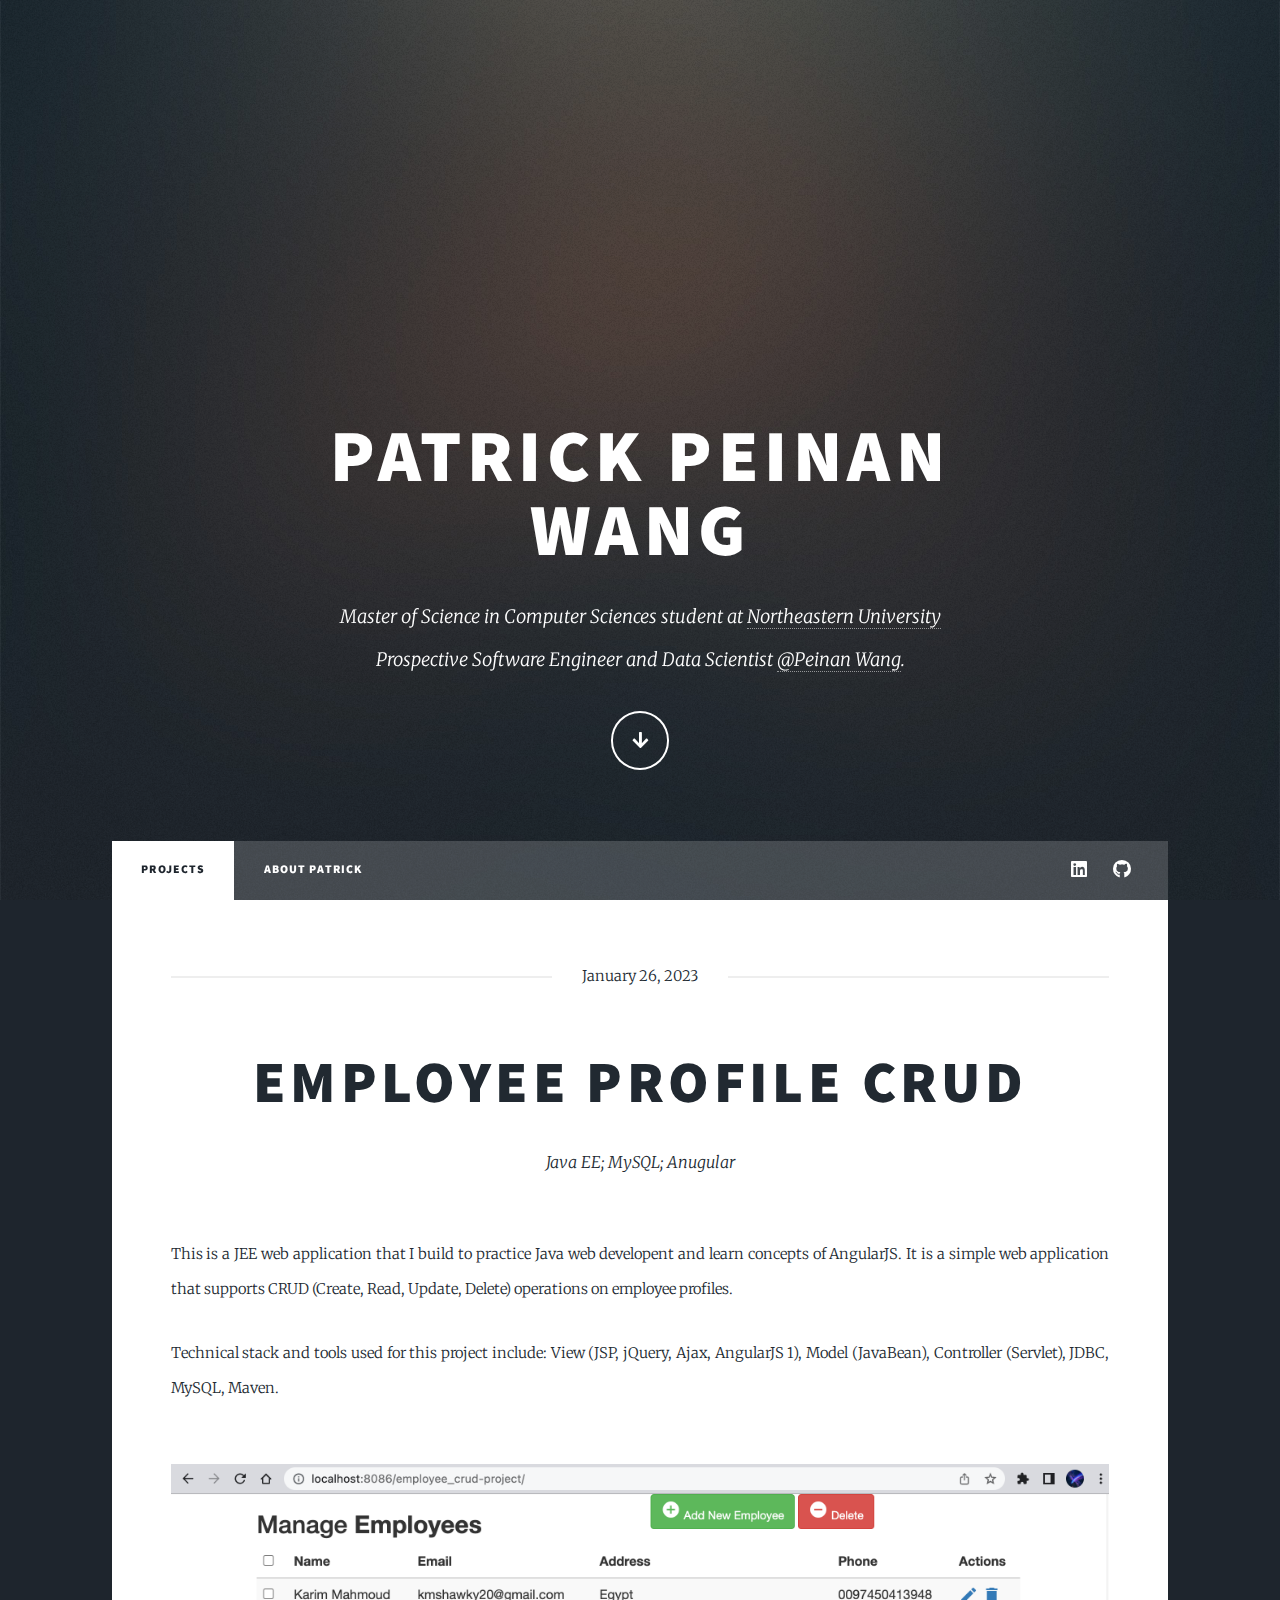
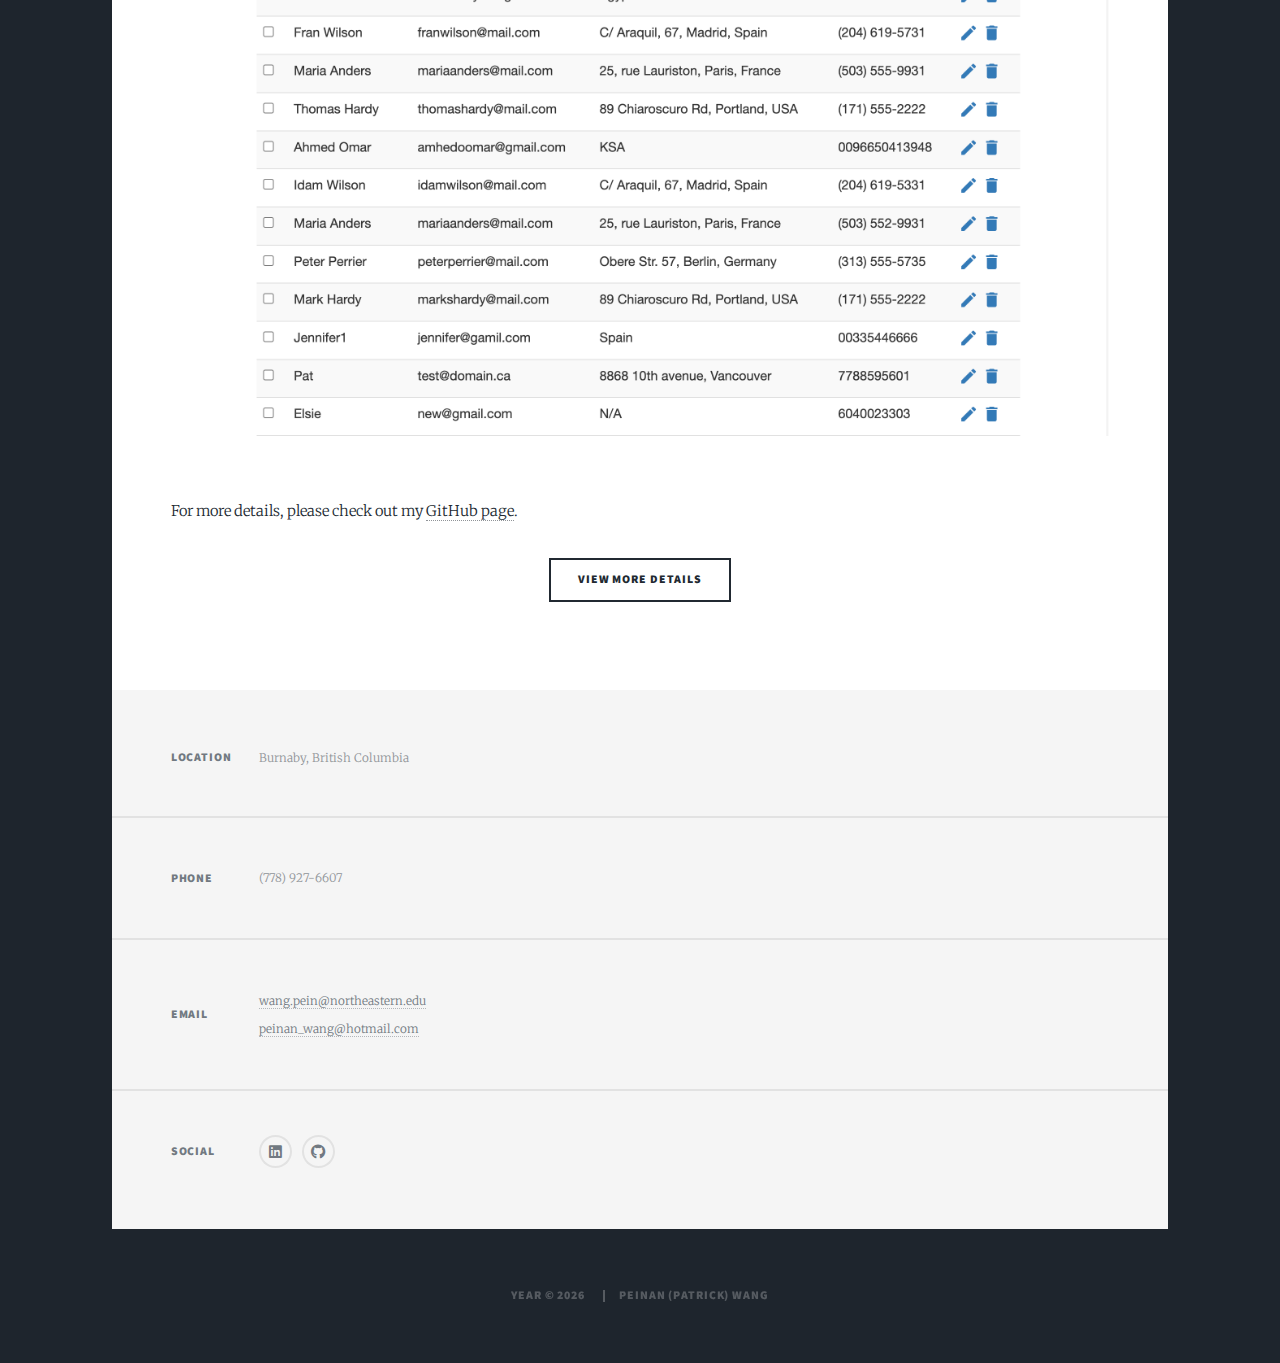
<file: j2ee_practice.html>
<!DOCTYPE html>

<html>
	<head>
		<title>Peinan Wang's Work</title>
		<meta charset="utf-8" />
		<meta name="viewport" content="width=device-width, initial-scale=1, user-scalable=no" />
		<meta name="author" content="Peinan Wang" />
		<link rel="stylesheet" href="assets/css/main.css" />
		<noscript><link rel="stylesheet" href="assets/css/noscript.css" /></noscript>
		<script src="assets/js/template.js"></script>
	</head>
	<body class="is-preload">
		<!-- Wrapper -->
		<div id="wrapper">
			<my-header></my-header>

			<!-- Main -->
			<div id="main">
				<!-- Post -->
				<section class="post">
					<header class="major">
						<span class="date">January 26, 2023</span>
						<h1>Employee Profile CRUD <br/></h1>
						<p>Java EE; MySQL; Anugular</p>
					</header>
					<p>
						This is a JEE web application that I build to practice Java web developent and learn concepts of AngularJS. It is a 
						simple web application that supports CRUD (Create, Read, Update, Delete) operations on employee profiles.
					</p>
					<p>
						Technical stack and tools used for this project include: View (JSP, jQuery, Ajax, AngularJS 1), Model (JavaBean), Controller (Servlet), JDBC, MySQL, Maven.
					</p>
					<div class="image main"><img src="images/employee_profile.png" alt="" /></div>

					<p>
						For more details, please check out my
						<a href="https://github.com/peinanwang/JavaEE_EmployeeCRUD">GitHub page</a>.
					</p>
					<ul class="actions special">
						<li>
							<a
								href="https://github.com/peinanwang/JavaEE_EmployeeCRUD"
								class="button"
								>View More Details</a
							>
						</li>
					</ul>
				</section>
			</div>

			<my-footer></my-footer>
		</div>

		<!-- Scripts -->
		<script src="assets/js/jquery.min.js"></script>
		<script src="assets/js/jquery.scrollex.min.js"></script>
		<script src="assets/js/jquery.scrolly.min.js"></script>
		<script src="assets/js/browser.min.js"></script>
		<script src="assets/js/breakpoints.min.js"></script>
		<script src="assets/js/util.js"></script>
		<script src="assets/js/main.js"></script>
	</body>
</html>
</file>
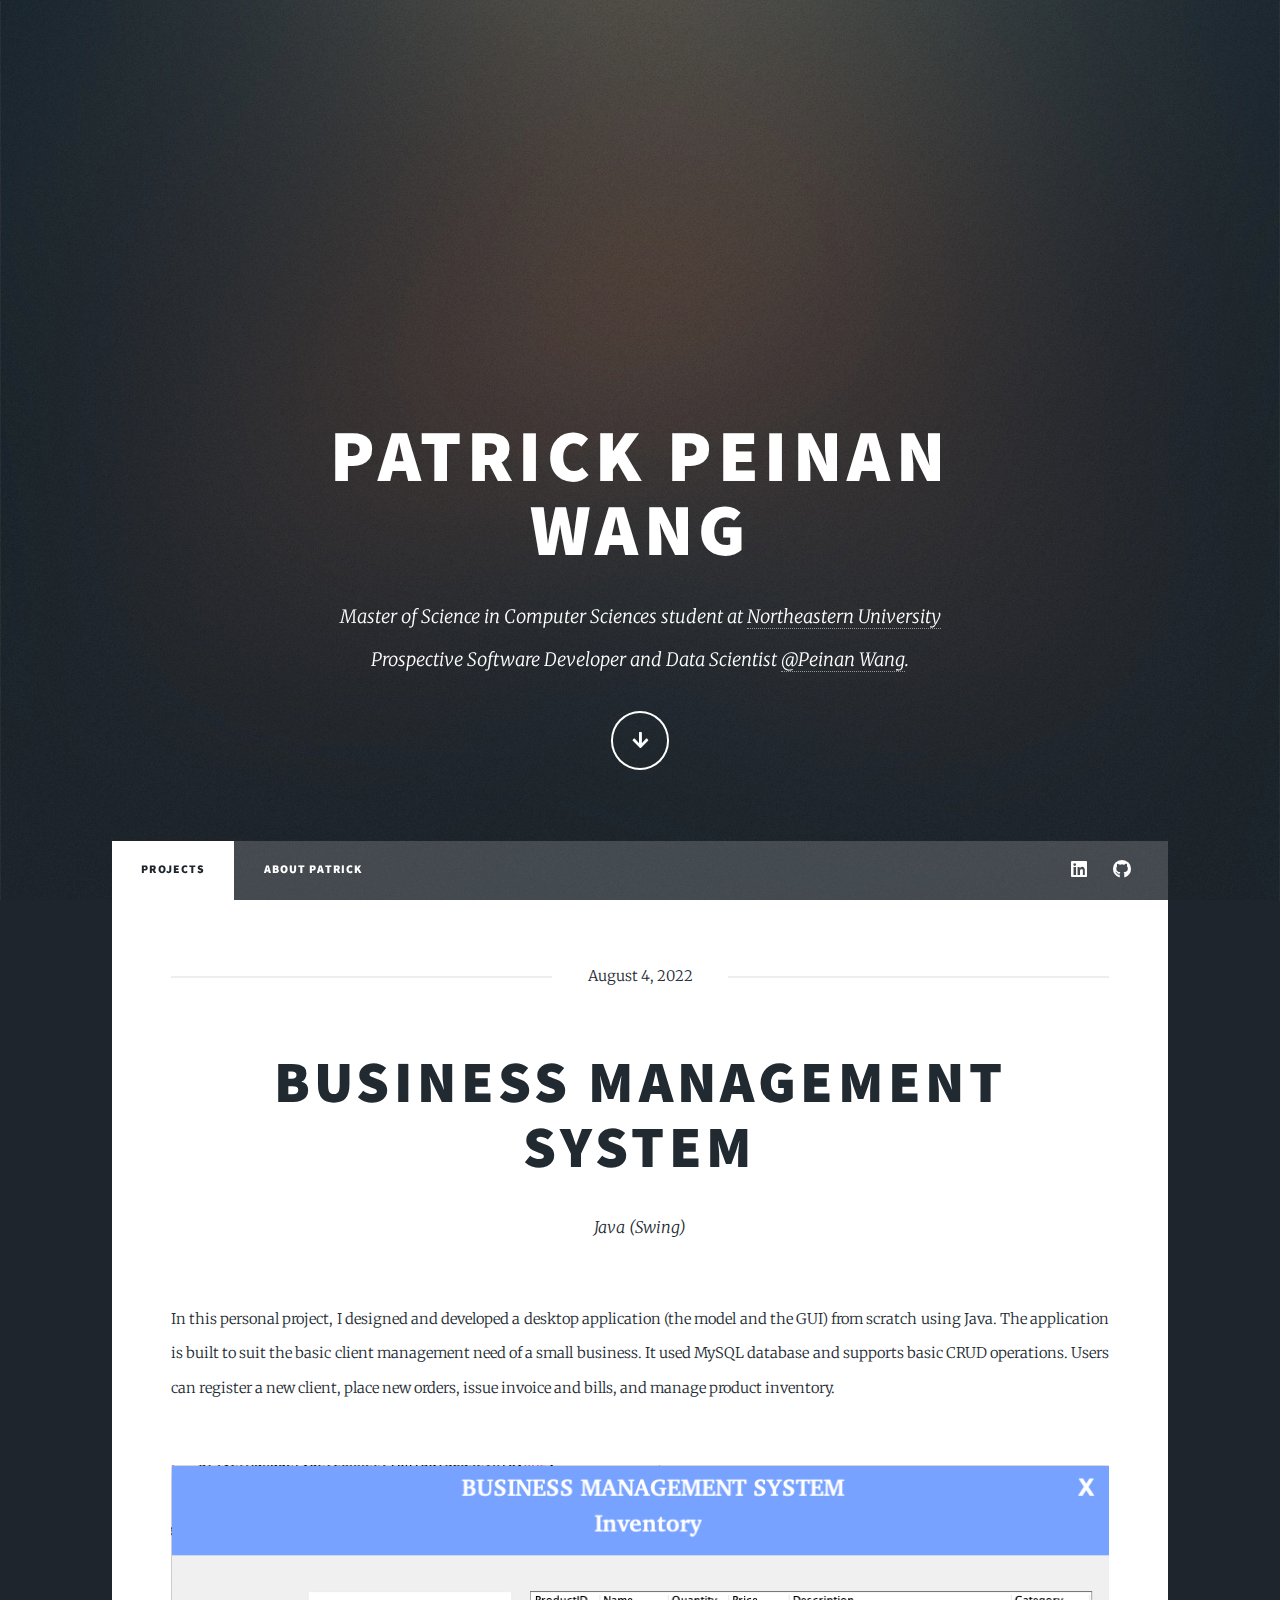
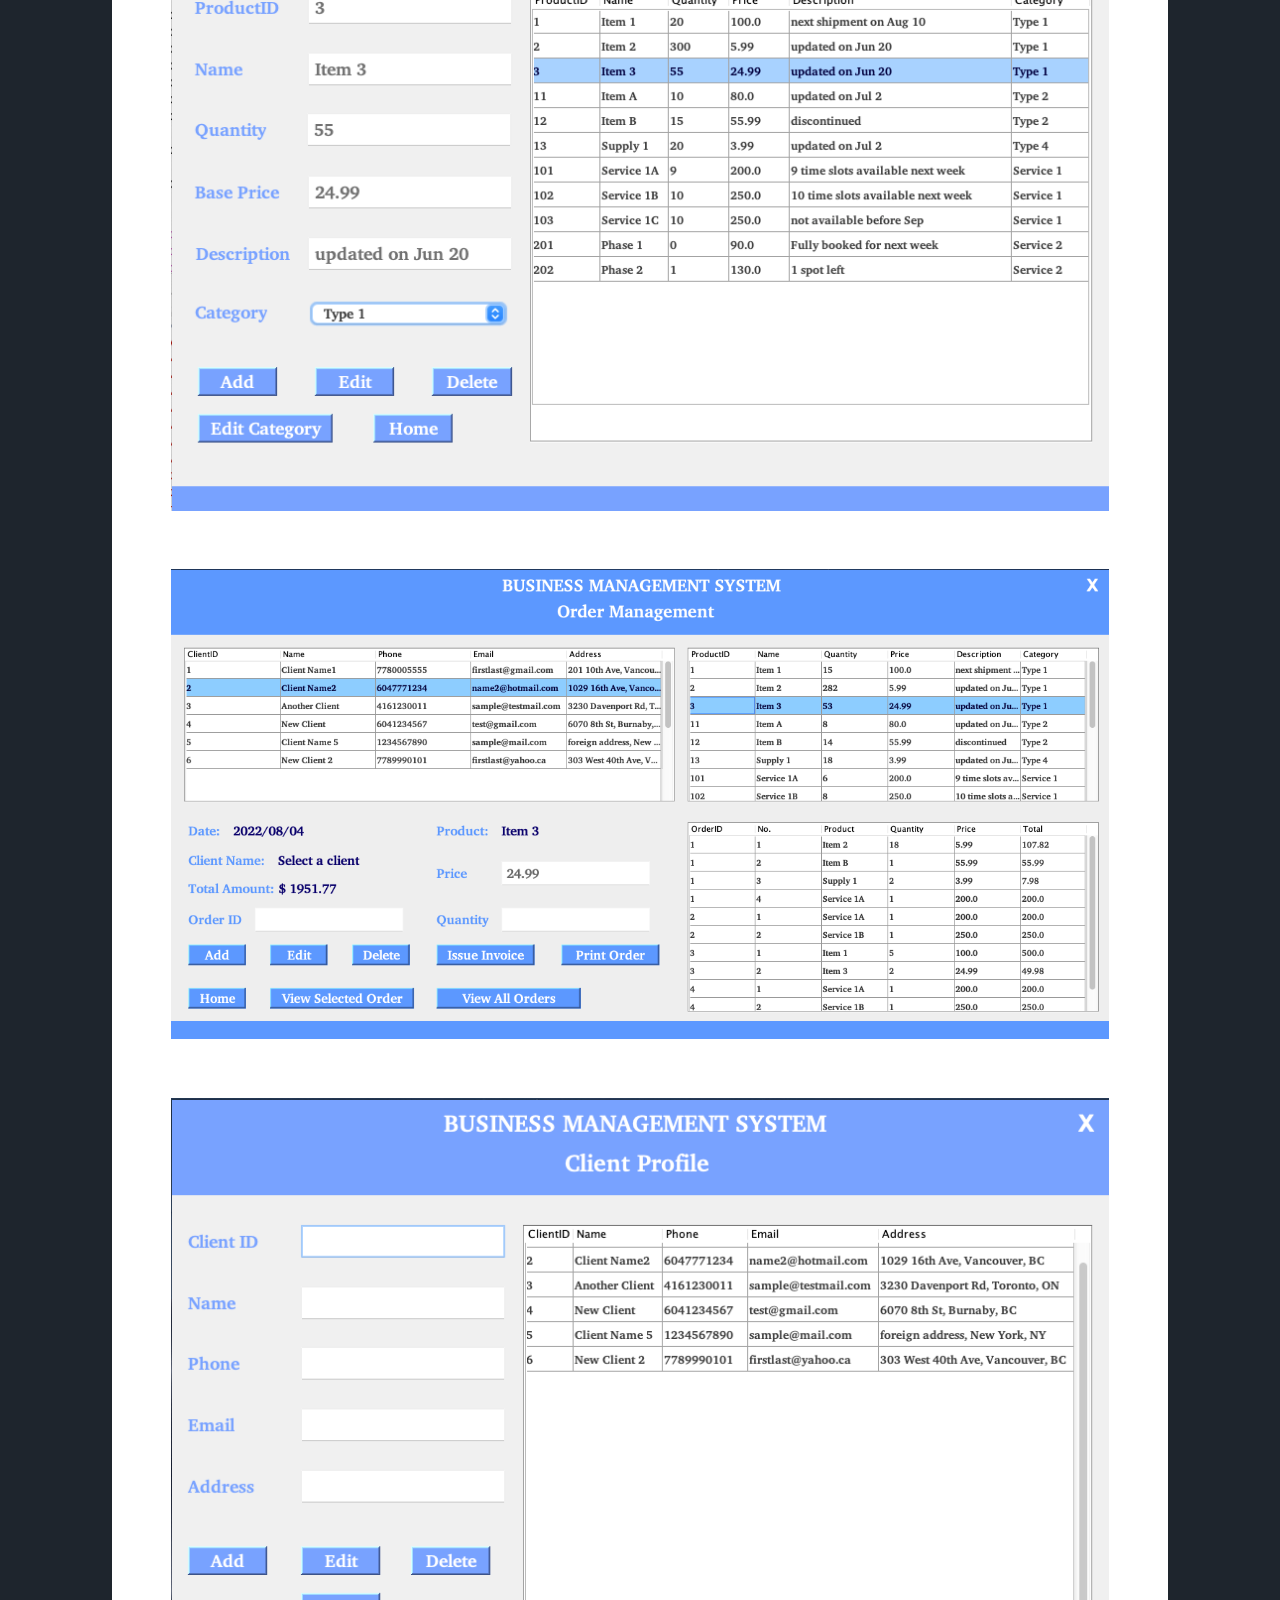
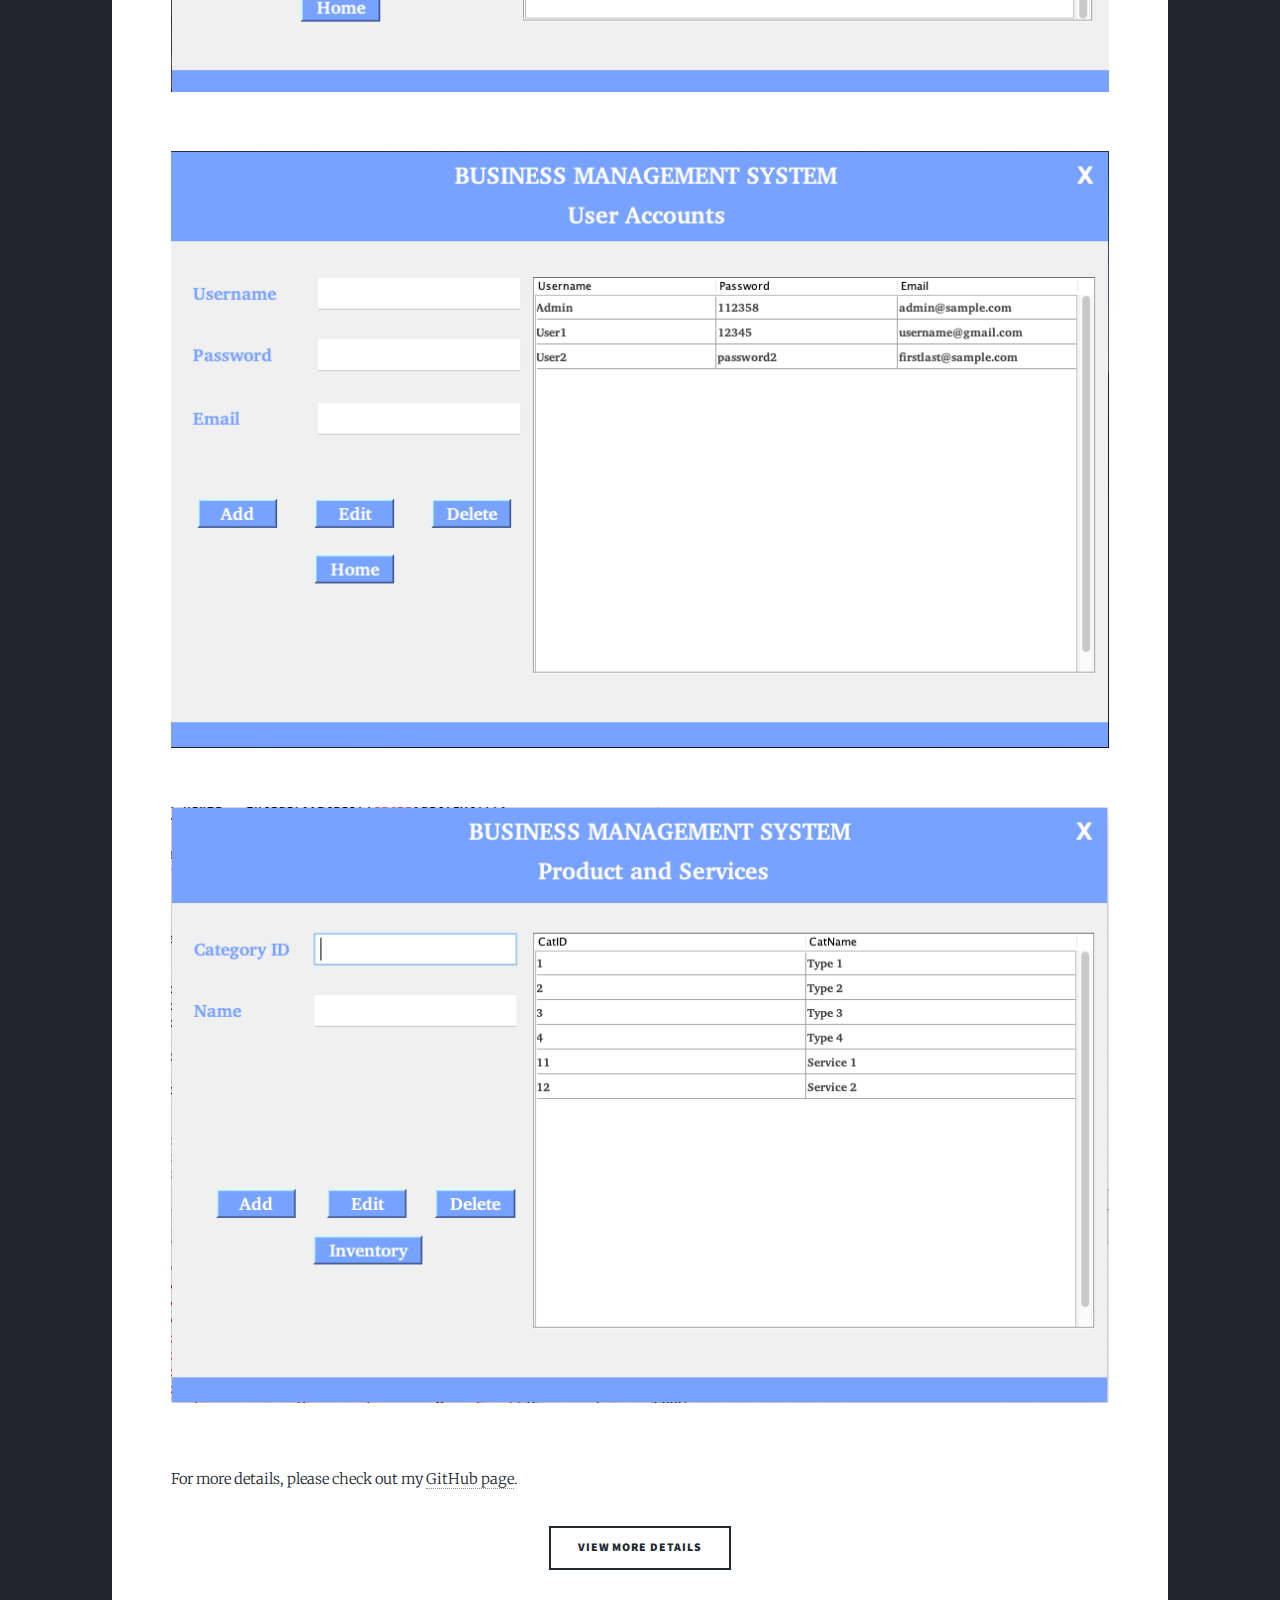
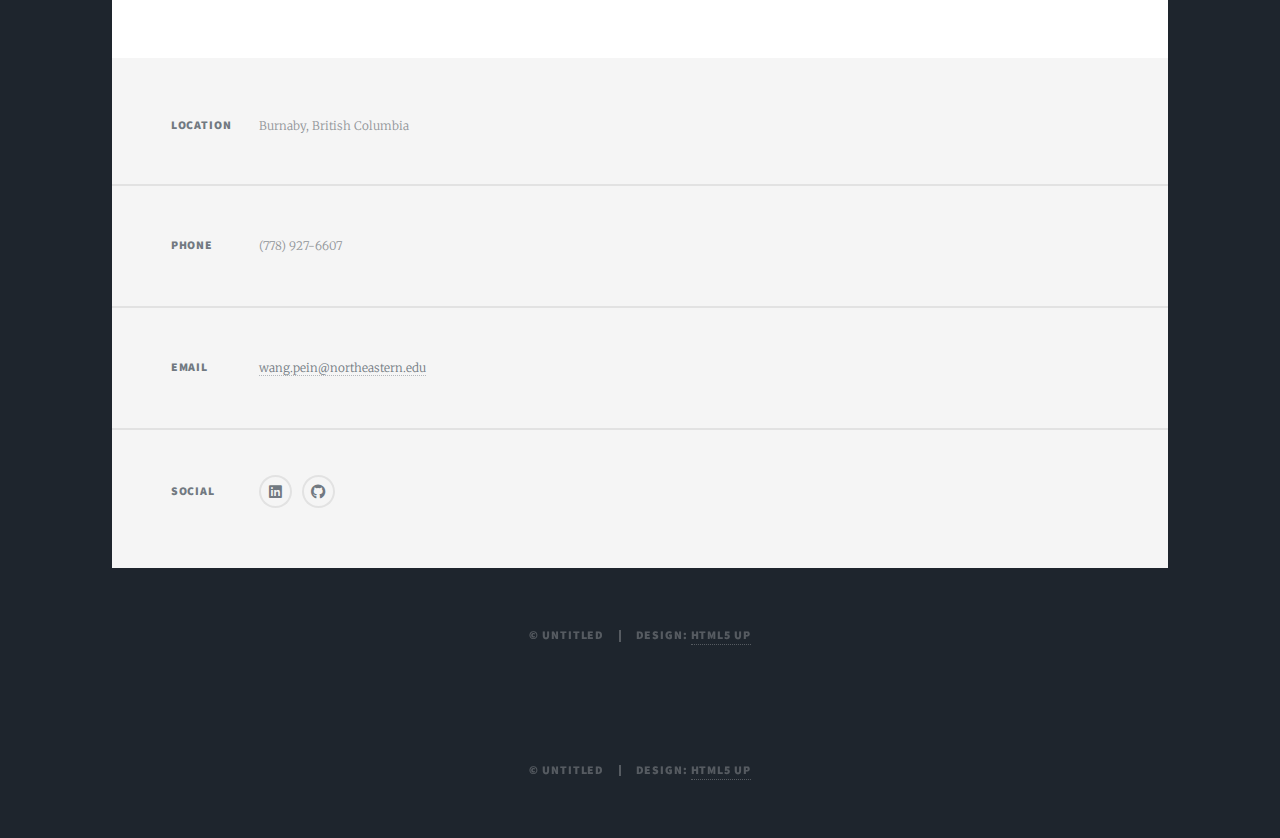
<file: management.html>
<!DOCTYPE HTML>

<html>
	<head>
		<title>Peinan Wang's Work</title>
		<meta charset="utf-8" />
		<meta name="viewport" content="width=device-width, initial-scale=1, user-scalable=no" />
		<meta name="author" content="Peinan Wang">
		<link rel="stylesheet" href="assets/css/main.css" />
		<noscript><link rel="stylesheet" href="assets/css/noscript.css" /></noscript>
	</head>
	<body class="is-preload">

		<!-- Wrapper -->
			<div id="wrapper">
                <!-- Intro -->
					<div id="intro">
						<h1>Patrick Peinan<br/>
						Wang</h1>
						<p> Master of Science in Computer Sciences student at <a href="https://www.northeastern.edu">Northeastern University</a> <br />
						Prospective Software Developer and Data Scientist <a href="https://www.linkedin.com/in/patrick-peinan-wang-3809158a/">@Peinan Wang</a>.</p>
						<ul class="actions">
							<li><a href="#header" class="button icon solid solo fa-arrow-down scrolly">Continue</a></li>
						</ul>
					</div>

				<!-- Header -->
					<header id="header">
						<a href="index.html" class="logo">More Projects</a>
					</header>

				<!-- Nav -->
				<nav id="nav">
					<ul class="links">
						<li class="active"><a href="index.html">Projects</a></li>
						<li><a href="About Patrick.html">About Patrick</a></li>
					</ul>
					<ul class="icons">
						<li><a href="https://www.linkedin.com/in/patrick-peinan-wang-3809158a/" class="icon brands alt fa-linkedin"><span class="label">LinkedIn</span></a></li>
						<li><a href="https://github.com/peinanwang" class="icon brands alt fa-github"><span class="label">GitHub</span></a></li>
					</ul>
				</nav>

				<!-- Main -->
					<div id="main">

						<!-- Post -->
							<section class="post">
								<header class="major">
									<span class="date">August 4, 2022</span>
									<h1>Business Management System<br />
									</h1>
									<p>Java (Swing)</p>
								</header>
								<p>In this personal project, I designed and developed a desktop application (the model and the GUI) from scratch using Java. 
									The application is built to suit the basic client management need of a small business. It used MySQL database and supports
									basic CRUD operations. Users can register a new client, place new orders, issue invoice and bills, and manage product inventory. </p>
								<div class="image main"><img src="images/screenshot/Inventory_form.png" alt="" /></div>
								<div class="image main"><img src="images/screenshot/order_form.png" alt="" /></div>
								<div class="image main"><img src="images/screenshot/client_form.png" alt="" /></div>
								<div class="image main"><img src="images/screenshot/user_form.png" alt="" /></div>
								<div class="image main"><img src="images/screenshot/category_form.png" alt="" /></div>

								<p>For more details, please check out my <a href="https://github.com/peinanwang/projects/tree/main/Management%20System">GitHub page</a>. </p>
								<ul class="actions special">
									<li><a href="https://github.com/peinanwang/projects/tree/main/Management%20System" class="button">View More Details</a></li>
								</ul>
							</section>

					</div>

				<!-- Footer -->
				<footer id="footer">
					
					<section class="split contact">
						<section class="alt">
							<h3>Location</h3>
							<p> Burnaby, British Columbia </p>
						</section>
						<section>
							<h3>Phone</h3>
							<p>(778) 927-6607</p>
						</section>
						<section>
							<h3>Email</h3>
							<p><a href="mailto:wang.pein@northeastern.edu">wang.pein@northeastern.edu</a></p>
						</section>

						<section>
							<h3>Social</h3>
							<ul class="icons alt">
								<li><a href="https://www.linkedin.com/in/patrick-peinan-wang-3809158a/" class="icon brands alt fa-linkedin"><span class="label">LinkedIn</span></a></li>
								<li><a href="https://github.com/peinanwang" class="icon brands alt fa-github"><span class="label">GitHub</span></a></li>
							</ul>
						</section>
					</section>
				</footer>

			<!-- Copyright -->
				<div id="copyright">
					<ul><li>&copy; Untitled</li><li>Design: <a href="https://html5up.net">HTML5 UP</a></li></ul>
				</div>

		</div>

				<!-- Copyright -->
					<div id="copyright">
						<ul><li>&copy; Untitled</li><li>Design: <a href="https://html5up.net">HTML5 UP</a></li></ul>
					</div>

			</div>

		<!-- Scripts -->
			<script src="assets/js/jquery.min.js"></script>
			<script src="assets/js/jquery.scrollex.min.js"></script>
			<script src="assets/js/jquery.scrolly.min.js"></script>
			<script src="assets/js/browser.min.js"></script>
			<script src="assets/js/breakpoints.min.js"></script>
			<script src="assets/js/util.js"></script>
			<script src="assets/js/main.js"></script>

	</body>
</html>
</file>
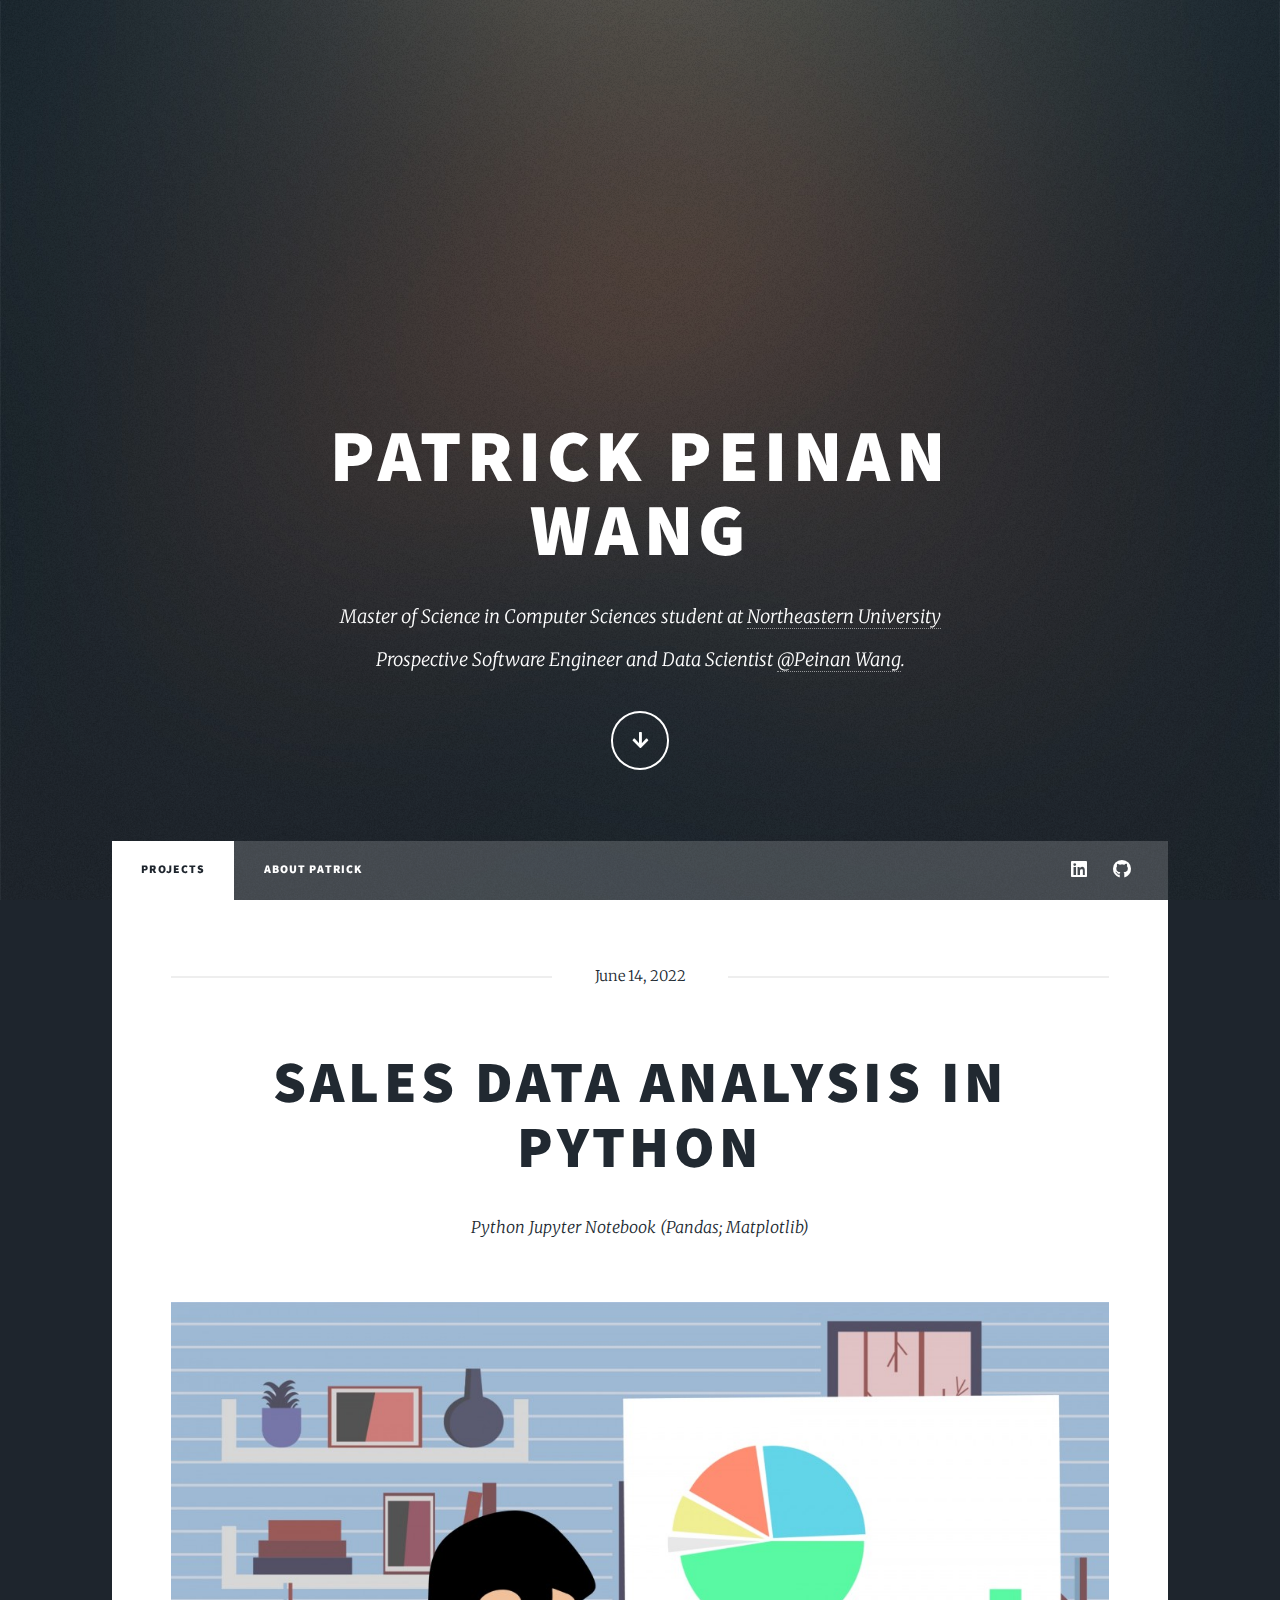
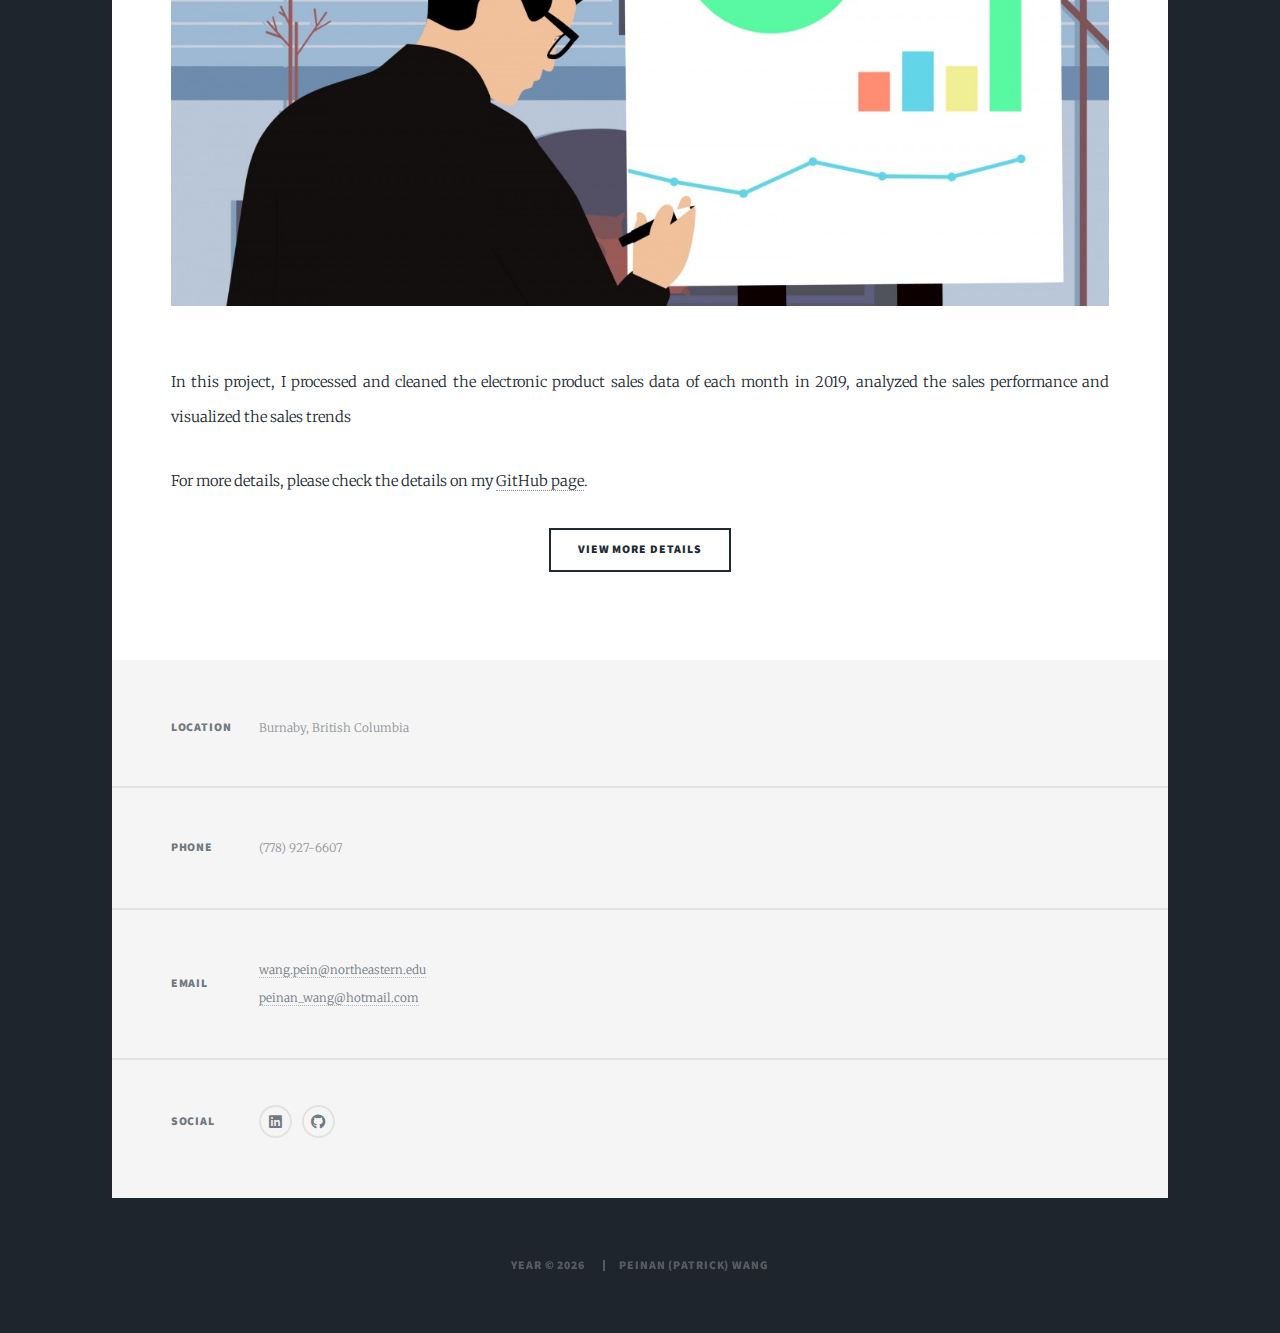
<file: sales_analysis.html>
<!DOCTYPE HTML>

<html>
	<head>
		<title>Peinan Wang's Work</title>
		<meta charset="utf-8" />
		<meta name="viewport" content="width=device-width, initial-scale=1, user-scalable=no" />
		<meta name="author" content="Peinan Wang">
		<link rel="stylesheet" href="assets/css/main.css" />
		<noscript><link rel="stylesheet" href="assets/css/noscript.css" /></noscript>
		<script src="assets/js/template.js"></script>
	</head>
	<body class="is-preload">

		<!-- Wrapper -->
			<div id="wrapper">
                <my-header></my-header>

				<!-- Main -->
					<div id="main">

					<!-- Post -->
					<section class="post">
						<header class="major">
							<span class="date">June 14, 2022</span>
							<h1>Sales Data Analysis in Python<br />
							</h1>
							<p>Python Jupyter Notebook (Pandas; Matplotlib)</p>
						</header>

						<div class="image main"><img src="images/dataanalysis.jpeg" alt="sales analytics" /></div>

						<p>In this project, I processed and cleaned the electronic product sales data of each month in 2019,
							analyzed the sales performance and visualized the sales trends </p>
						<p>For more details, please check the details on my 
							<a href="https://github.com/peinanwang/Projects_and_Exercises/blob/main/3.%20Sales%20Data%20Analysis/SalesAnalysis/Analysis.ipynb">GitHub page</a>.
						</p>
						
						<ul class="actions special">
							<li><a href="https://github.com/peinanwang/Projects_and_Exercises/blob/main/3.%20Sales%20Data%20Analysis/SalesAnalysis/Analysis.ipynb" class="button">
								View More Details</a>
							</li>
						</ul>
						
					</section>

					</div>

				<my-footer></my-footer>

			</div>

		<!-- Scripts -->
			<script src="assets/js/jquery.min.js"></script>
			<script src="assets/js/jquery.scrollex.min.js"></script>
			<script src="assets/js/jquery.scrolly.min.js"></script>
			<script src="assets/js/browser.min.js"></script>
			<script src="assets/js/breakpoints.min.js"></script>
			<script src="assets/js/util.js"></script>
			<script src="assets/js/main.js"></script>

	</body>
</html>
</file>
<file: assets/css/main.css>
@import url(fontawesome-all.min.css);
@import url("https://fonts.googleapis.com/css?family=Merriweather:300,700,300italic,700italic|Source+Sans+Pro:900");

/*
	Massively by HTML5 UP
	html5up.net | @ajlkn
	Free for personal and commercial use under the CCA 3.0 license (html5up.net/license)
*/

html,
body,
div,
span,
applet,
object,
iframe,
h1,
h2,
h3,
h4,
h5,
h6,
p,
blockquote,
pre,
a,
abbr,
acronym,
address,
big,
cite,
code,
del,
dfn,
em,
img,
ins,
kbd,
q,
s,
samp,
small,
strike,
strong,
sub,
sup,
tt,
var,
b,
u,
i,
center,
dl,
dt,
dd,
ol,
ul,
li,
fieldset,
form,
label,
legend,
table,
caption,
tbody,
tfoot,
thead,
tr,
th,
td,
article,
aside,
canvas,
details,
embed,
figure,
figcaption,
footer,
header,
hgroup,
menu,
nav,
output,
ruby,
section,
summary,
time,
mark,
audio,
video {
	margin: 0;
	padding: 0;
	border: 0;
	font-size: 100%;
	font: inherit;
	vertical-align: baseline;
}

article,
aside,
details,
figcaption,
figure,
footer,
header,
hgroup,
menu,
nav,
section {
	display: block;
}

body {
	line-height: 1;
}

ol,
ul {
	list-style: none;
}

blockquote,
q {
	quotes: none;
}

blockquote:before,
blockquote:after,
q:before,
q:after {
	content: '';
	content: none;
}

table {
	border-collapse: collapse;
	border-spacing: 0;
}

body {
	-webkit-text-size-adjust: none;
}

mark {
	background-color: transparent;
	color: inherit;
}

input::-moz-focus-inner {
	border: 0;
	padding: 0;
}

input,
select,
textarea {
	-moz-appearance: none;
	-webkit-appearance: none;
	-ms-appearance: none;
	appearance: none;
}

/* Basic */

@-ms-viewport {
	width: device-width;
}

body {
	-ms-overflow-style: scrollbar;
}

@media screen and (max-width: 480px) {

	html,
	body {
		min-width: 320px;
	}

}

html {
	box-sizing: border-box;
}

*,
*:before,
*:after {
	box-sizing: inherit;
}

body {
	background-color: #1e252d;
}

body.is-preload *,
body.is-preload *:before,
body.is-preload *:after {
	-moz-animation: none !important;
	-webkit-animation: none !important;
	-ms-animation: none !important;
	animation: none !important;
	-moz-transition: none !important;
	-webkit-transition: none !important;
	-ms-transition: none !important;
	transition: none !important;
}

/* Type */

html {
	font-size: 16pt;
}

@media screen and (max-width: 1680px) {

	html {
		font-size: 12pt;
	}

}

@media screen and (max-width: 1280px) {

	html {
		font-size: 11pt;
	}

}

@media screen and (max-width: 360px) {

	html {
		font-size: 10pt;
	}

}

body {
	color: #212931;
}

body,
input,
select,
textarea {
	font-family: "Merriweather", Georgia, serif;
	font-weight: 300;
	font-size: 1rem;
	line-height: 2.375;
}

a {
	-moz-transition: color 0.2s ease-in-out, background-color 0.2s ease-in-out, border-color 0.2s ease-in-out, box-shadow 0.2s ease-in-out;
	-webkit-transition: color 0.2s ease-in-out, background-color 0.2s ease-in-out, border-color 0.2s ease-in-out, box-shadow 0.2s ease-in-out;
	-ms-transition: color 0.2s ease-in-out, background-color 0.2s ease-in-out, border-color 0.2s ease-in-out, box-shadow 0.2s ease-in-out;
	transition: color 0.2s ease-in-out, background-color 0.2s ease-in-out, border-color 0.2s ease-in-out, box-shadow 0.2s ease-in-out;
	border-bottom: dotted 1px;
	text-decoration: none;
}

a:hover {
	border-bottom-color: transparent;
}

strong,
b {
	font-weight: 600;
}

em,
i {
	font-style: italic;
}

p {
	text-align: justify;
	margin: 0 0 2rem 0;
}

h1,
h2,
h3,
h4,
h5,
h6 {
	font-family: "Source Sans Pro", Helvetica, sans-serif;
	font-weight: 900;
	line-height: 1.5;
	letter-spacing: 0.075em;
	text-transform: uppercase;
	margin: 0 0 1rem 0;
}

h1 a,
h2 a,
h3 a,
h4 a,
h5 a,
h6 a {
	border-bottom: 0;
	color: inherit;
	text-decoration: none;
}

h1 {
	font-size: 4rem;
	line-height: 1.1;
	margin: 0 0 2rem 0;
}

h2 {
	font-size: 1.75rem;
	line-height: 1.3;
	margin: 0 0 1.5rem 0;
}

h3 {
	font-size: 1.25rem;
	margin: 0 0 1.5rem 0;
}

h4 {
	font-size: 1rem;
}

h5 {
	font-size: 0.9rem;
}

h6 {
	font-size: 0.8rem;
}

sub {
	font-size: 0.8rem;
	position: relative;
	top: 0.5rem;
}

sup {
	font-size: 0.8rem;
	position: relative;
	top: -0.5rem;
}

blockquote {
	border-left: solid 4px;
	font-style: italic;
	margin: 0 0 2rem 0;
	padding: 0.5rem 0 0.5rem 2rem;
}

code {
	border: solid 2px;
	font-family: "Courier New", monospace;
	font-size: 0.9rem;
	margin: 0 0.25rem;
	padding: 0.25rem 0.65rem;
}

pre {
	-webkit-overflow-scrolling: touch;
	font-family: "Courier New", monospace;
	font-size: 0.9rem;
	margin: 0 0 2rem 0;
}

pre code {
	display: block;
	line-height: 1.75;
	padding: 1rem 1.5rem;
	overflow-x: auto;
}

hr {
	border: 0;
	border-bottom: solid 2px;
	margin: 3rem 0;
}

hr.major {
	margin: 5rem 0;
}

.align-left {
	text-align: left;
}

.align-center {
	text-align: center;
}

.align-right {
	text-align: right;
}

input,
select,
textarea {
	color: #212931;
}

a {
	color: #212931;
	border-bottom-color: rgba(33, 41, 49, 0.5);
}

a:hover {
	border-bottom-color: transparent;
	color: #18bfef !important;
}

strong,
b {
	color: #212931;
}

h1,
h2,
h3,
h4,
h5,
h6 {
	color: #212931;
}

blockquote {
	border-left-color: #eeeeee;
}

code {
	background: rgba(220, 220, 220, 0.25);
	border-color: #eeeeee;
}

hr {
	border-bottom-color: #eeeeee;
}

/* Row */

.row {
	display: flex;
	flex-wrap: wrap;
	box-sizing: border-box;
	align-items: stretch;
}

.row>* {
	box-sizing: border-box;
}

.row.gtr-uniform>*> :last-child {
	margin-bottom: 0;
}

.row.aln-left {
	justify-content: flex-start;
}

.row.aln-center {
	justify-content: center;
}

.row.aln-right {
	justify-content: flex-end;
}

.row.aln-top {
	align-items: flex-start;
}

.row.aln-middle {
	align-items: center;
}

.row.aln-bottom {
	align-items: flex-end;
}

.row>.imp {
	order: -1;
}

.row>.col-1 {
	width: 8.33333%;
}

.row>.off-1 {
	margin-left: 8.33333%;
}

.row>.col-2 {
	width: 16.66667%;
}

.row>.off-2 {
	margin-left: 16.66667%;
}

.row>.col-3 {
	width: 25%;
}

.row>.off-3 {
	margin-left: 25%;
}

.row>.col-4 {
	width: 33.33333%;
}

.row>.off-4 {
	margin-left: 33.33333%;
}

.row>.col-5 {
	width: 41.66667%;
}

.row>.off-5 {
	margin-left: 41.66667%;
}

.row>.col-6 {
	width: 50%;
}

.row>.off-6 {
	margin-left: 50%;
}

.row>.col-7 {
	width: 58.33333%;
}

.row>.off-7 {
	margin-left: 58.33333%;
}

.row>.col-8 {
	width: 66.66667%;
}

.row>.off-8 {
	margin-left: 66.66667%;
}

.row>.col-9 {
	width: 75%;
}

.row>.off-9 {
	margin-left: 75%;
}

.row>.col-10 {
	width: 83.33333%;
}

.row>.off-10 {
	margin-left: 83.33333%;
}

.row>.col-11 {
	width: 91.66667%;
}

.row>.off-11 {
	margin-left: 91.66667%;
}

.row>.col-12 {
	width: 100%;
}

.row>.off-12 {
	margin-left: 100%;
}

.row.gtr-0 {
	margin-top: 0;
	margin-left: 0rem;
}

.row.gtr-0>* {
	padding: 0 0 0 0rem;
}

.row.gtr-0.gtr-uniform {
	margin-top: 0rem;
}

.row.gtr-0.gtr-uniform>* {
	padding-top: 0rem;
}

.row.gtr-25 {
	margin-top: 0;
	margin-left: -0.375rem;
}

.row.gtr-25>* {
	padding: 0 0 0 0.375rem;
}

.row.gtr-25.gtr-uniform {
	margin-top: -0.375rem;
}

.row.gtr-25.gtr-uniform>* {
	padding-top: 0.375rem;
}

.row.gtr-50 {
	margin-top: 0;
	margin-left: -0.75rem;
}

.row.gtr-50>* {
	padding: 0 0 0 0.75rem;
}

.row.gtr-50.gtr-uniform {
	margin-top: -0.75rem;
}

.row.gtr-50.gtr-uniform>* {
	padding-top: 0.75rem;
}

.row {
	margin-top: 0;
	margin-left: -1.5rem;
}

.row>* {
	padding: 0 0 0 1.5rem;
}

.row.gtr-uniform {
	margin-top: -1.5rem;
}

.row.gtr-uniform>* {
	padding-top: 1.5rem;
}

.row.gtr-150 {
	margin-top: 0;
	margin-left: -2.25rem;
}

.row.gtr-150>* {
	padding: 0 0 0 2.25rem;
}

.row.gtr-150.gtr-uniform {
	margin-top: -2.25rem;
}

.row.gtr-150.gtr-uniform>* {
	padding-top: 2.25rem;
}

.row.gtr-200 {
	margin-top: 0;
	margin-left: -3rem;
}

.row.gtr-200>* {
	padding: 0 0 0 3rem;
}

.row.gtr-200.gtr-uniform {
	margin-top: -3rem;
}

.row.gtr-200.gtr-uniform>* {
	padding-top: 3rem;
}

@media screen and (max-width: 1680px) {

	.row {
		display: flex;
		flex-wrap: wrap;
		box-sizing: border-box;
		align-items: stretch;
	}

	.row>* {
		box-sizing: border-box;
	}

	.row.gtr-uniform>*> :last-child {
		margin-bottom: 0;
	}

	.row.aln-left {
		justify-content: flex-start;
	}

	.row.aln-center {
		justify-content: center;
	}

	.row.aln-right {
		justify-content: flex-end;
	}

	.row.aln-top {
		align-items: flex-start;
	}

	.row.aln-middle {
		align-items: center;
	}

	.row.aln-bottom {
		align-items: flex-end;
	}

	.row>.imp-xlarge {
		order: -1;
	}

	.row>.col-1-xlarge {
		width: 8.33333%;
	}

	.row>.off-1-xlarge {
		margin-left: 8.33333%;
	}

	.row>.col-2-xlarge {
		width: 16.66667%;
	}

	.row>.off-2-xlarge {
		margin-left: 16.66667%;
	}

	.row>.col-3-xlarge {
		width: 25%;
	}

	.row>.off-3-xlarge {
		margin-left: 25%;
	}

	.row>.col-4-xlarge {
		width: 33.33333%;
	}

	.row>.off-4-xlarge {
		margin-left: 33.33333%;
	}

	.row>.col-5-xlarge {
		width: 41.66667%;
	}

	.row>.off-5-xlarge {
		margin-left: 41.66667%;
	}

	.row>.col-6-xlarge {
		width: 50%;
	}

	.row>.off-6-xlarge {
		margin-left: 50%;
	}

	.row>.col-7-xlarge {
		width: 58.33333%;
	}

	.row>.off-7-xlarge {
		margin-left: 58.33333%;
	}

	.row>.col-8-xlarge {
		width: 66.66667%;
	}

	.row>.off-8-xlarge {
		margin-left: 66.66667%;
	}

	.row>.col-9-xlarge {
		width: 75%;
	}

	.row>.off-9-xlarge {
		margin-left: 75%;
	}

	.row>.col-10-xlarge {
		width: 83.33333%;
	}

	.row>.off-10-xlarge {
		margin-left: 83.33333%;
	}

	.row>.col-11-xlarge {
		width: 91.66667%;
	}

	.row>.off-11-xlarge {
		margin-left: 91.66667%;
	}

	.row>.col-12-xlarge {
		width: 100%;
	}

	.row>.off-12-xlarge {
		margin-left: 100%;
	}

	.row.gtr-0 {
		margin-top: 0;
		margin-left: 0rem;
	}

	.row.gtr-0>* {
		padding: 0 0 0 0rem;
	}

	.row.gtr-0.gtr-uniform {
		margin-top: 0rem;
	}

	.row.gtr-0.gtr-uniform>* {
		padding-top: 0rem;
	}

	.row.gtr-25 {
		margin-top: 0;
		margin-left: -0.375rem;
	}

	.row.gtr-25>* {
		padding: 0 0 0 0.375rem;
	}

	.row.gtr-25.gtr-uniform {
		margin-top: -0.375rem;
	}

	.row.gtr-25.gtr-uniform>* {
		padding-top: 0.375rem;
	}

	.row.gtr-50 {
		margin-top: 0;
		margin-left: -0.75rem;
	}

	.row.gtr-50>* {
		padding: 0 0 0 0.75rem;
	}

	.row.gtr-50.gtr-uniform {
		margin-top: -0.75rem;
	}

	.row.gtr-50.gtr-uniform>* {
		padding-top: 0.75rem;
	}

	.row {
		margin-top: 0;
		margin-left: -1.5rem;
	}

	.row>* {
		padding: 0 0 0 1.5rem;
	}

	.row.gtr-uniform {
		margin-top: -1.5rem;
	}

	.row.gtr-uniform>* {
		padding-top: 1.5rem;
	}

	.row.gtr-150 {
		margin-top: 0;
		margin-left: -2.25rem;
	}

	.row.gtr-150>* {
		padding: 0 0 0 2.25rem;
	}

	.row.gtr-150.gtr-uniform {
		margin-top: -2.25rem;
	}

	.row.gtr-150.gtr-uniform>* {
		padding-top: 2.25rem;
	}

	.row.gtr-200 {
		margin-top: 0;
		margin-left: -3rem;
	}

	.row.gtr-200>* {
		padding: 0 0 0 3rem;
	}

	.row.gtr-200.gtr-uniform {
		margin-top: -3rem;
	}

	.row.gtr-200.gtr-uniform>* {
		padding-top: 3rem;
	}

}

@media screen and (max-width: 1280px) {

	.row {
		display: flex;
		flex-wrap: wrap;
		box-sizing: border-box;
		align-items: stretch;
	}

	.row>* {
		box-sizing: border-box;
	}

	.row.gtr-uniform>*> :last-child {
		margin-bottom: 0;
	}

	.row.aln-left {
		justify-content: flex-start;
	}

	.row.aln-center {
		justify-content: center;
	}

	.row.aln-right {
		justify-content: flex-end;
	}

	.row.aln-top {
		align-items: flex-start;
	}

	.row.aln-middle {
		align-items: center;
	}

	.row.aln-bottom {
		align-items: flex-end;
	}

	.row>.imp-large {
		order: -1;
	}

	.row>.col-1-large {
		width: 8.33333%;
	}

	.row>.off-1-large {
		margin-left: 8.33333%;
	}

	.row>.col-2-large {
		width: 16.66667%;
	}

	.row>.off-2-large {
		margin-left: 16.66667%;
	}

	.row>.col-3-large {
		width: 25%;
	}

	.row>.off-3-large {
		margin-left: 25%;
	}

	.row>.col-4-large {
		width: 33.33333%;
	}

	.row>.off-4-large {
		margin-left: 33.33333%;
	}

	.row>.col-5-large {
		width: 41.66667%;
	}

	.row>.off-5-large {
		margin-left: 41.66667%;
	}

	.row>.col-6-large {
		width: 50%;
	}

	.row>.off-6-large {
		margin-left: 50%;
	}

	.row>.col-7-large {
		width: 58.33333%;
	}

	.row>.off-7-large {
		margin-left: 58.33333%;
	}

	.row>.col-8-large {
		width: 66.66667%;
	}

	.row>.off-8-large {
		margin-left: 66.66667%;
	}

	.row>.col-9-large {
		width: 75%;
	}

	.row>.off-9-large {
		margin-left: 75%;
	}

	.row>.col-10-large {
		width: 83.33333%;
	}

	.row>.off-10-large {
		margin-left: 83.33333%;
	}

	.row>.col-11-large {
		width: 91.66667%;
	}

	.row>.off-11-large {
		margin-left: 91.66667%;
	}

	.row>.col-12-large {
		width: 100%;
	}

	.row>.off-12-large {
		margin-left: 100%;
	}

	.row.gtr-0 {
		margin-top: 0;
		margin-left: 0rem;
	}

	.row.gtr-0>* {
		padding: 0 0 0 0rem;
	}

	.row.gtr-0.gtr-uniform {
		margin-top: 0rem;
	}

	.row.gtr-0.gtr-uniform>* {
		padding-top: 0rem;
	}

	.row.gtr-25 {
		margin-top: 0;
		margin-left: -0.375rem;
	}

	.row.gtr-25>* {
		padding: 0 0 0 0.375rem;
	}

	.row.gtr-25.gtr-uniform {
		margin-top: -0.375rem;
	}

	.row.gtr-25.gtr-uniform>* {
		padding-top: 0.375rem;
	}

	.row.gtr-50 {
		margin-top: 0;
		margin-left: -0.75rem;
	}

	.row.gtr-50>* {
		padding: 0 0 0 0.75rem;
	}

	.row.gtr-50.gtr-uniform {
		margin-top: -0.75rem;
	}

	.row.gtr-50.gtr-uniform>* {
		padding-top: 0.75rem;
	}

	.row {
		margin-top: 0;
		margin-left: -1.5rem;
	}

	.row>* {
		padding: 0 0 0 1.5rem;
	}

	.row.gtr-uniform {
		margin-top: -1.5rem;
	}

	.row.gtr-uniform>* {
		padding-top: 1.5rem;
	}

	.row.gtr-150 {
		margin-top: 0;
		margin-left: -2.25rem;
	}

	.row.gtr-150>* {
		padding: 0 0 0 2.25rem;
	}

	.row.gtr-150.gtr-uniform {
		margin-top: -2.25rem;
	}

	.row.gtr-150.gtr-uniform>* {
		padding-top: 2.25rem;
	}

	.row.gtr-200 {
		margin-top: 0;
		margin-left: -3rem;
	}

	.row.gtr-200>* {
		padding: 0 0 0 3rem;
	}

	.row.gtr-200.gtr-uniform {
		margin-top: -3rem;
	}

	.row.gtr-200.gtr-uniform>* {
		padding-top: 3rem;
	}

}

@media screen and (max-width: 980px) {

	.row {
		display: flex;
		flex-wrap: wrap;
		box-sizing: border-box;
		align-items: stretch;
	}

	.row>* {
		box-sizing: border-box;
	}

	.row.gtr-uniform>*> :last-child {
		margin-bottom: 0;
	}

	.row.aln-left {
		justify-content: flex-start;
	}

	.row.aln-center {
		justify-content: center;
	}

	.row.aln-right {
		justify-content: flex-end;
	}

	.row.aln-top {
		align-items: flex-start;
	}

	.row.aln-middle {
		align-items: center;
	}

	.row.aln-bottom {
		align-items: flex-end;
	}

	.row>.imp-medium {
		order: -1;
	}

	.row>.col-1-medium {
		width: 8.33333%;
	}

	.row>.off-1-medium {
		margin-left: 8.33333%;
	}

	.row>.col-2-medium {
		width: 16.66667%;
	}

	.row>.off-2-medium {
		margin-left: 16.66667%;
	}

	.row>.col-3-medium {
		width: 25%;
	}

	.row>.off-3-medium {
		margin-left: 25%;
	}

	.row>.col-4-medium {
		width: 33.33333%;
	}

	.row>.off-4-medium {
		margin-left: 33.33333%;
	}

	.row>.col-5-medium {
		width: 41.66667%;
	}

	.row>.off-5-medium {
		margin-left: 41.66667%;
	}

	.row>.col-6-medium {
		width: 50%;
	}

	.row>.off-6-medium {
		margin-left: 50%;
	}

	.row>.col-7-medium {
		width: 58.33333%;
	}

	.row>.off-7-medium {
		margin-left: 58.33333%;
	}

	.row>.col-8-medium {
		width: 66.66667%;
	}

	.row>.off-8-medium {
		margin-left: 66.66667%;
	}

	.row>.col-9-medium {
		width: 75%;
	}

	.row>.off-9-medium {
		margin-left: 75%;
	}

	.row>.col-10-medium {
		width: 83.33333%;
	}

	.row>.off-10-medium {
		margin-left: 83.33333%;
	}

	.row>.col-11-medium {
		width: 91.66667%;
	}

	.row>.off-11-medium {
		margin-left: 91.66667%;
	}

	.row>.col-12-medium {
		width: 100%;
	}

	.row>.off-12-medium {
		margin-left: 100%;
	}

	.row.gtr-0 {
		margin-top: 0;
		margin-left: 0rem;
	}

	.row.gtr-0>* {
		padding: 0 0 0 0rem;
	}

	.row.gtr-0.gtr-uniform {
		margin-top: 0rem;
	}

	.row.gtr-0.gtr-uniform>* {
		padding-top: 0rem;
	}

	.row.gtr-25 {
		margin-top: 0;
		margin-left: -0.375rem;
	}

	.row.gtr-25>* {
		padding: 0 0 0 0.375rem;
	}

	.row.gtr-25.gtr-uniform {
		margin-top: -0.375rem;
	}

	.row.gtr-25.gtr-uniform>* {
		padding-top: 0.375rem;
	}

	.row.gtr-50 {
		margin-top: 0;
		margin-left: -0.75rem;
	}

	.row.gtr-50>* {
		padding: 0 0 0 0.75rem;
	}

	.row.gtr-50.gtr-uniform {
		margin-top: -0.75rem;
	}

	.row.gtr-50.gtr-uniform>* {
		padding-top: 0.75rem;
	}

	.row {
		margin-top: 0;
		margin-left: -1.5rem;
	}

	.row>* {
		padding: 0 0 0 1.5rem;
	}

	.row.gtr-uniform {
		margin-top: -1.5rem;
	}

	.row.gtr-uniform>* {
		padding-top: 1.5rem;
	}

	.row.gtr-150 {
		margin-top: 0;
		margin-left: -2.25rem;
	}

	.row.gtr-150>* {
		padding: 0 0 0 2.25rem;
	}

	.row.gtr-150.gtr-uniform {
		margin-top: -2.25rem;
	}

	.row.gtr-150.gtr-uniform>* {
		padding-top: 2.25rem;
	}

	.row.gtr-200 {
		margin-top: 0;
		margin-left: -3rem;
	}

	.row.gtr-200>* {
		padding: 0 0 0 3rem;
	}

	.row.gtr-200.gtr-uniform {
		margin-top: -3rem;
	}

	.row.gtr-200.gtr-uniform>* {
		padding-top: 3rem;
	}

}

@media screen and (max-width: 736px) {

	.row {
		display: flex;
		flex-wrap: wrap;
		box-sizing: border-box;
		align-items: stretch;
	}

	.row>* {
		box-sizing: border-box;
	}

	.row.gtr-uniform>*> :last-child {
		margin-bottom: 0;
	}

	.row.aln-left {
		justify-content: flex-start;
	}

	.row.aln-center {
		justify-content: center;
	}

	.row.aln-right {
		justify-content: flex-end;
	}

	.row.aln-top {
		align-items: flex-start;
	}

	.row.aln-middle {
		align-items: center;
	}

	.row.aln-bottom {
		align-items: flex-end;
	}

	.row>.imp-small {
		order: -1;
	}

	.row>.col-1-small {
		width: 8.33333%;
	}

	.row>.off-1-small {
		margin-left: 8.33333%;
	}

	.row>.col-2-small {
		width: 16.66667%;
	}

	.row>.off-2-small {
		margin-left: 16.66667%;
	}

	.row>.col-3-small {
		width: 25%;
	}

	.row>.off-3-small {
		margin-left: 25%;
	}

	.row>.col-4-small {
		width: 33.33333%;
	}

	.row>.off-4-small {
		margin-left: 33.33333%;
	}

	.row>.col-5-small {
		width: 41.66667%;
	}

	.row>.off-5-small {
		margin-left: 41.66667%;
	}

	.row>.col-6-small {
		width: 50%;
	}

	.row>.off-6-small {
		margin-left: 50%;
	}

	.row>.col-7-small {
		width: 58.33333%;
	}

	.row>.off-7-small {
		margin-left: 58.33333%;
	}

	.row>.col-8-small {
		width: 66.66667%;
	}

	.row>.off-8-small {
		margin-left: 66.66667%;
	}

	.row>.col-9-small {
		width: 75%;
	}

	.row>.off-9-small {
		margin-left: 75%;
	}

	.row>.col-10-small {
		width: 83.33333%;
	}

	.row>.off-10-small {
		margin-left: 83.33333%;
	}

	.row>.col-11-small {
		width: 91.66667%;
	}

	.row>.off-11-small {
		margin-left: 91.66667%;
	}

	.row>.col-12-small {
		width: 100%;
	}

	.row>.off-12-small {
		margin-left: 100%;
	}

	.row.gtr-0 {
		margin-top: 0;
		margin-left: 0rem;
	}

	.row.gtr-0>* {
		padding: 0 0 0 0rem;
	}

	.row.gtr-0.gtr-uniform {
		margin-top: 0rem;
	}

	.row.gtr-0.gtr-uniform>* {
		padding-top: 0rem;
	}

	.row.gtr-25 {
		margin-top: 0;
		margin-left: -0.375rem;
	}

	.row.gtr-25>* {
		padding: 0 0 0 0.375rem;
	}

	.row.gtr-25.gtr-uniform {
		margin-top: -0.375rem;
	}

	.row.gtr-25.gtr-uniform>* {
		padding-top: 0.375rem;
	}

	.row.gtr-50 {
		margin-top: 0;
		margin-left: -0.75rem;
	}

	.row.gtr-50>* {
		padding: 0 0 0 0.75rem;
	}

	.row.gtr-50.gtr-uniform {
		margin-top: -0.75rem;
	}

	.row.gtr-50.gtr-uniform>* {
		padding-top: 0.75rem;
	}

	.row {
		margin-top: 0;
		margin-left: -1.5rem;
	}

	.row>* {
		padding: 0 0 0 1.5rem;
	}

	.row.gtr-uniform {
		margin-top: -1.5rem;
	}

	.row.gtr-uniform>* {
		padding-top: 1.5rem;
	}

	.row.gtr-150 {
		margin-top: 0;
		margin-left: -2.25rem;
	}

	.row.gtr-150>* {
		padding: 0 0 0 2.25rem;
	}

	.row.gtr-150.gtr-uniform {
		margin-top: -2.25rem;
	}

	.row.gtr-150.gtr-uniform>* {
		padding-top: 2.25rem;
	}

	.row.gtr-200 {
		margin-top: 0;
		margin-left: -3rem;
	}

	.row.gtr-200>* {
		padding: 0 0 0 3rem;
	}

	.row.gtr-200.gtr-uniform {
		margin-top: -3rem;
	}

	.row.gtr-200.gtr-uniform>* {
		padding-top: 3rem;
	}

}

@media screen and (max-width: 480px) {

	.row {
		display: flex;
		flex-wrap: wrap;
		box-sizing: border-box;
		align-items: stretch;
	}

	.row>* {
		box-sizing: border-box;
	}

	.row.gtr-uniform>*> :last-child {
		margin-bottom: 0;
	}

	.row.aln-left {
		justify-content: flex-start;
	}

	.row.aln-center {
		justify-content: center;
	}

	.row.aln-right {
		justify-content: flex-end;
	}

	.row.aln-top {
		align-items: flex-start;
	}

	.row.aln-middle {
		align-items: center;
	}

	.row.aln-bottom {
		align-items: flex-end;
	}

	.row>.imp-xsmall {
		order: -1;
	}

	.row>.col-1-xsmall {
		width: 8.33333%;
	}

	.row>.off-1-xsmall {
		margin-left: 8.33333%;
	}

	.row>.col-2-xsmall {
		width: 16.66667%;
	}

	.row>.off-2-xsmall {
		margin-left: 16.66667%;
	}

	.row>.col-3-xsmall {
		width: 25%;
	}

	.row>.off-3-xsmall {
		margin-left: 25%;
	}

	.row>.col-4-xsmall {
		width: 33.33333%;
	}

	.row>.off-4-xsmall {
		margin-left: 33.33333%;
	}

	.row>.col-5-xsmall {
		width: 41.66667%;
	}

	.row>.off-5-xsmall {
		margin-left: 41.66667%;
	}

	.row>.col-6-xsmall {
		width: 50%;
	}

	.row>.off-6-xsmall {
		margin-left: 50%;
	}

	.row>.col-7-xsmall {
		width: 58.33333%;
	}

	.row>.off-7-xsmall {
		margin-left: 58.33333%;
	}

	.row>.col-8-xsmall {
		width: 66.66667%;
	}

	.row>.off-8-xsmall {
		margin-left: 66.66667%;
	}

	.row>.col-9-xsmall {
		width: 75%;
	}

	.row>.off-9-xsmall {
		margin-left: 75%;
	}

	.row>.col-10-xsmall {
		width: 83.33333%;
	}

	.row>.off-10-xsmall {
		margin-left: 83.33333%;
	}

	.row>.col-11-xsmall {
		width: 91.66667%;
	}

	.row>.off-11-xsmall {
		margin-left: 91.66667%;
	}

	.row>.col-12-xsmall {
		width: 100%;
	}

	.row>.off-12-xsmall {
		margin-left: 100%;
	}

	.row.gtr-0 {
		margin-top: 0;
		margin-left: 0rem;
	}

	.row.gtr-0>* {
		padding: 0 0 0 0rem;
	}

	.row.gtr-0.gtr-uniform {
		margin-top: 0rem;
	}

	.row.gtr-0.gtr-uniform>* {
		padding-top: 0rem;
	}

	.row.gtr-25 {
		margin-top: 0;
		margin-left: -0.375rem;
	}

	.row.gtr-25>* {
		padding: 0 0 0 0.375rem;
	}

	.row.gtr-25.gtr-uniform {
		margin-top: -0.375rem;
	}

	.row.gtr-25.gtr-uniform>* {
		padding-top: 0.375rem;
	}

	.row.gtr-50 {
		margin-top: 0;
		margin-left: -0.75rem;
	}

	.row.gtr-50>* {
		padding: 0 0 0 0.75rem;
	}

	.row.gtr-50.gtr-uniform {
		margin-top: -0.75rem;
	}

	.row.gtr-50.gtr-uniform>* {
		padding-top: 0.75rem;
	}

	.row {
		margin-top: 0;
		margin-left: -1.5rem;
	}

	.row>* {
		padding: 0 0 0 1.5rem;
	}

	.row.gtr-uniform {
		margin-top: -1.5rem;
	}

	.row.gtr-uniform>* {
		padding-top: 1.5rem;
	}

	.row.gtr-150 {
		margin-top: 0;
		margin-left: -2.25rem;
	}

	.row.gtr-150>* {
		padding: 0 0 0 2.25rem;
	}

	.row.gtr-150.gtr-uniform {
		margin-top: -2.25rem;
	}

	.row.gtr-150.gtr-uniform>* {
		padding-top: 2.25rem;
	}

	.row.gtr-200 {
		margin-top: 0;
		margin-left: -3rem;
	}

	.row.gtr-200>* {
		padding: 0 0 0 3rem;
	}

	.row.gtr-200.gtr-uniform {
		margin-top: -3rem;
	}

	.row.gtr-200.gtr-uniform>* {
		padding-top: 3rem;
	}

}

@media screen and (max-width: 360px) {

	.row {
		display: flex;
		flex-wrap: wrap;
		box-sizing: border-box;
		align-items: stretch;
	}

	.row>* {
		box-sizing: border-box;
	}

	.row.gtr-uniform>*> :last-child {
		margin-bottom: 0;
	}

	.row.aln-left {
		justify-content: flex-start;
	}

	.row.aln-center {
		justify-content: center;
	}

	.row.aln-right {
		justify-content: flex-end;
	}

	.row.aln-top {
		align-items: flex-start;
	}

	.row.aln-middle {
		align-items: center;
	}

	.row.aln-bottom {
		align-items: flex-end;
	}

	.row>.imp-xxsmall {
		order: -1;
	}

	.row>.col-1-xxsmall {
		width: 8.33333%;
	}

	.row>.off-1-xxsmall {
		margin-left: 8.33333%;
	}

	.row>.col-2-xxsmall {
		width: 16.66667%;
	}

	.row>.off-2-xxsmall {
		margin-left: 16.66667%;
	}

	.row>.col-3-xxsmall {
		width: 25%;
	}

	.row>.off-3-xxsmall {
		margin-left: 25%;
	}

	.row>.col-4-xxsmall {
		width: 33.33333%;
	}

	.row>.off-4-xxsmall {
		margin-left: 33.33333%;
	}

	.row>.col-5-xxsmall {
		width: 41.66667%;
	}

	.row>.off-5-xxsmall {
		margin-left: 41.66667%;
	}

	.row>.col-6-xxsmall {
		width: 50%;
	}

	.row>.off-6-xxsmall {
		margin-left: 50%;
	}

	.row>.col-7-xxsmall {
		width: 58.33333%;
	}

	.row>.off-7-xxsmall {
		margin-left: 58.33333%;
	}

	.row>.col-8-xxsmall {
		width: 66.66667%;
	}

	.row>.off-8-xxsmall {
		margin-left: 66.66667%;
	}

	.row>.col-9-xxsmall {
		width: 75%;
	}

	.row>.off-9-xxsmall {
		margin-left: 75%;
	}

	.row>.col-10-xxsmall {
		width: 83.33333%;
	}

	.row>.off-10-xxsmall {
		margin-left: 83.33333%;
	}

	.row>.col-11-xxsmall {
		width: 91.66667%;
	}

	.row>.off-11-xxsmall {
		margin-left: 91.66667%;
	}

	.row>.col-12-xxsmall {
		width: 100%;
	}

	.row>.off-12-xxsmall {
		margin-left: 100%;
	}

	.row.gtr-0 {
		margin-top: 0;
		margin-left: 0rem;
	}

	.row.gtr-0>* {
		padding: 0 0 0 0rem;
	}

	.row.gtr-0.gtr-uniform {
		margin-top: 0rem;
	}

	.row.gtr-0.gtr-uniform>* {
		padding-top: 0rem;
	}

	.row.gtr-25 {
		margin-top: 0;
		margin-left: -0.375rem;
	}

	.row.gtr-25>* {
		padding: 0 0 0 0.375rem;
	}

	.row.gtr-25.gtr-uniform {
		margin-top: -0.375rem;
	}

	.row.gtr-25.gtr-uniform>* {
		padding-top: 0.375rem;
	}

	.row.gtr-50 {
		margin-top: 0;
		margin-left: -0.75rem;
	}

	.row.gtr-50>* {
		padding: 0 0 0 0.75rem;
	}

	.row.gtr-50.gtr-uniform {
		margin-top: -0.75rem;
	}

	.row.gtr-50.gtr-uniform>* {
		padding-top: 0.75rem;
	}

	.row {
		margin-top: 0;
		margin-left: -1.5rem;
	}

	.row>* {
		padding: 0 0 0 1.5rem;
	}

	.row.gtr-uniform {
		margin-top: -1.5rem;
	}

	.row.gtr-uniform>* {
		padding-top: 1.5rem;
	}

	.row.gtr-150 {
		margin-top: 0;
		margin-left: -2.25rem;
	}

	.row.gtr-150>* {
		padding: 0 0 0 2.25rem;
	}

	.row.gtr-150.gtr-uniform {
		margin-top: -2.25rem;
	}

	.row.gtr-150.gtr-uniform>* {
		padding-top: 2.25rem;
	}

	.row.gtr-200 {
		margin-top: 0;
		margin-left: -3rem;
	}

	.row.gtr-200>* {
		padding: 0 0 0 3rem;
	}

	.row.gtr-200.gtr-uniform {
		margin-top: -3rem;
	}

	.row.gtr-200.gtr-uniform>* {
		padding-top: 3rem;
	}

}

/* Box */

.box {
	border: solid 2px;
	margin-bottom: 2rem;
	padding: 1.5rem;
}

.box> :last-child,
.box> :last-child> :last-child,
.box> :last-child> :last-child> :last-child {
	margin-bottom: 0;
}

.box.alt {
	border: 0;
	border-radius: 0;
	padding: 0;
}

.box {
	border-color: #eeeeee;
}

/* Button */

input[type="submit"],
input[type="reset"],
input[type="button"],
button,
.button {
	-moz-appearance: none;
	-webkit-appearance: none;
	-ms-appearance: none;
	appearance: none;
	-moz-transition: background-color 0.2s ease-in-out, box-shadow 0.2s ease-in-out, color 0.2s ease-in-out;
	-webkit-transition: background-color 0.2s ease-in-out, box-shadow 0.2s ease-in-out, color 0.2s ease-in-out;
	-ms-transition: background-color 0.2s ease-in-out, box-shadow 0.2s ease-in-out, color 0.2s ease-in-out;
	transition: background-color 0.2s ease-in-out, box-shadow 0.2s ease-in-out, color 0.2s ease-in-out;
	border: 0;
	border-radius: 0;
	cursor: pointer;
	display: inline-block;
	font-family: "Source Sans Pro", Helvetica, sans-serif;
	font-size: 0.8rem;
	font-weight: 900;
	letter-spacing: 0.075em;
	height: 3rem;
	line-height: 3rem;
	padding: 0 2rem;
	text-align: center;
	text-decoration: none;
	text-transform: uppercase;
	white-space: nowrap;
}

input[type="submit"].icon:before,
input[type="reset"].icon:before,
input[type="button"].icon:before,
button.icon:before,
.button.icon:before {
	margin-right: 0.5rem;
}

input[type="submit"].icon.solo,
input[type="reset"].icon.solo,
input[type="button"].icon.solo,
button.icon.solo,
.button.icon.solo {
	position: relative;
	width: 4rem;
	height: 4rem;
	line-height: 4rem;
	border-radius: 4rem;
	text-indent: 4rem;
	overflow: hidden;
	padding: 0;
	white-space: nowrap;
}

input[type="submit"].icon.solo:before,
input[type="reset"].icon.solo:before,
input[type="button"].icon.solo:before,
button.icon.solo:before,
.button.icon.solo:before {
	position: absolute;
	display: block;
	top: 0;
	left: 0;
	width: inherit;
	height: inherit;
	line-height: inherit;
	font-size: 1.25rem;
	margin-right: 0;
	text-align: center;
	text-indent: 0;
}

input[type="submit"].fit,
input[type="reset"].fit,
input[type="button"].fit,
button.fit,
.button.fit {
	width: 100%;
}

input[type="submit"].small,
input[type="reset"].small,
input[type="button"].small,
button.small,
.button.small {
	font-size: 0.7rem;
	height: 2.5rem;
	line-height: 2.5rem;
	padding: 0 1.5rem;
}

input[type="submit"].large,
input[type="reset"].large,
input[type="button"].large,
button.large,
.button.large {
	font-size: 0.9rem;
	height: 3.5rem;
	line-height: 3.5rem;
	padding: 0 2.75rem;
}

@media screen and (max-width: 980px) {

	input[type="submit"],
	input[type="reset"],
	input[type="button"],
	button,
	.button {
		font-size: 0.9rem;
		height: 3.25rem;
		line-height: 3.25rem;
	}

	input[type="submit"].large,
	input[type="reset"].large,
	input[type="button"].large,
	button.large,
	.button.large {
		font-size: 1rem;
		height: 3.75rem;
		line-height: 3.75rem;
	}

}

input[type="submit"].disabled,
input[type="submit"]:disabled,
input[type="reset"].disabled,
input[type="reset"]:disabled,
input[type="button"].disabled,
input[type="button"]:disabled,
button.disabled,
button:disabled,
.button.disabled,
.button:disabled {
	pointer-events: none;
	opacity: 0.25;
}

input[type="submit"],
input[type="reset"],
input[type="button"],
button,
.button {
	background-color: transparent;
	box-shadow: inset 0 0 0 2px #212931;
	color: #212931 !important;
}

input[type="submit"]:hover,
input[type="reset"]:hover,
input[type="button"]:hover,
button:hover,
.button:hover {
	box-shadow: inset 0 0 0 2px #18bfef;
	color: #18bfef !important;
}

input[type="submit"].primary,
input[type="reset"].primary,
input[type="button"].primary,
button.primary,
.button.primary {
	background-color: #212931;
	box-shadow: none;
	color: #ffffff !important;
}

input[type="submit"].primary:hover,
input[type="reset"].primary:hover,
input[type="button"].primary:hover,
button.primary:hover,
.button.primary:hover {
	background-color: #18bfef;
}

/* Form */

form {
	margin: 0 0 2rem 0;
}

form> :last-child {
	margin-bottom: 0;
}

form>.fields {
	display: -moz-flex;
	display: -webkit-flex;
	display: -ms-flex;
	display: flex;
	-moz-flex-wrap: wrap;
	-webkit-flex-wrap: wrap;
	-ms-flex-wrap: wrap;
	flex-wrap: wrap;
	width: calc(100% + 3rem);
	margin: -1.5rem 0 2rem -1.5rem;
}

form>.fields>.field {
	-moz-flex-grow: 0;
	-webkit-flex-grow: 0;
	-ms-flex-grow: 0;
	flex-grow: 0;
	-moz-flex-shrink: 0;
	-webkit-flex-shrink: 0;
	-ms-flex-shrink: 0;
	flex-shrink: 0;
	padding: 1.5rem 0 0 1.5rem;
	width: calc(100% - 1.5rem);
}

form>.fields>.field.half {
	width: calc(50% - 0.75rem);
}

form>.fields>.field.third {
	width: calc(100%/3 - 0.5rem);
}

form>.fields>.field.quarter {
	width: calc(25% - 0.375rem);
}

@media screen and (max-width: 480px) {

	form>.fields {
		width: calc(100% + 3rem);
		margin: -1.5rem 0 2rem -1.5rem;
	}

	form>.fields>.field {
		padding: 1.5rem 0 0 1.5rem;
		width: calc(100% - 1.5rem);
	}

	form>.fields>.field.half {
		width: calc(100% - 1.5rem);
	}

	form>.fields>.field.third {
		width: calc(100% - 1.5rem);
	}

	form>.fields>.field.quarter {
		width: calc(100% - 1.5rem);
	}

}

label {
	display: block;
	font-family: "Source Sans Pro", Helvetica, sans-serif;
	font-weight: 900;
	line-height: 1.5;
	letter-spacing: 0.075em;
	font-size: 0.8rem;
	text-transform: uppercase;
	margin: 0 0 0.75rem 0;
}

@media screen and (max-width: 980px) {

	label {
		font-size: 0.9rem;
	}

}

input[type="text"],
input[type="password"],
input[type="email"],
select,
textarea {
	-moz-appearance: none;
	-webkit-appearance: none;
	-ms-appearance: none;
	appearance: none;
	background: transparent;
	border-radius: 0;
	border: solid 2px;
	color: inherit;
	display: block;
	outline: 0;
	padding: 0 1rem;
	text-decoration: none;
	width: 100%;
}

input[type="text"]:invalid,
input[type="password"]:invalid,
input[type="email"]:invalid,
select:invalid,
textarea:invalid {
	box-shadow: none;
}

select {
	background-size: 1.25rem;
	background-repeat: no-repeat;
	background-position: calc(100% - 1rem) center;
	height: 3rem;
	padding-right: 3rem;
	text-overflow: ellipsis;
}

select:focus::-ms-value {
	background-color: transparent;
}

select::-ms-expand {
	display: none;
}

input[type="text"],
input[type="password"],
input[type="email"],
select {
	height: 3rem;
}

textarea {
	padding: 0.75rem 1rem;
}

input[type="checkbox"],
input[type="radio"] {
	-moz-appearance: none;
	-webkit-appearance: none;
	-ms-appearance: none;
	appearance: none;
	display: block;
	float: left;
	margin-right: -2rem;
	opacity: 0;
	width: 1rem;
	z-index: -1;
}

input[type="checkbox"]+label,
input[type="radio"]+label {
	text-decoration: none;
	cursor: pointer;
	display: inline-block;
	font-size: 1rem;
	letter-spacing: 0;
	font-family: "Merriweather", Georgia, serif;
	text-transform: none;
	font-weight: 300;
	padding-left: 2.8rem;
	padding-right: 1rem;
	position: relative;
}

input[type="checkbox"]+label:before,
input[type="radio"]+label:before {
	-moz-osx-font-smoothing: grayscale;
	-webkit-font-smoothing: antialiased;
	display: inline-block;
	font-style: normal;
	font-variant: normal;
	text-rendering: auto;
	line-height: 1;
	text-transform: none !important;
	font-family: 'Font Awesome 5 Free';
	font-weight: 900;
}

input[type="checkbox"]+label:before,
input[type="radio"]+label:before {
	border-radius: 0;
	border: solid 2px;
	content: '';
	display: inline-block;
	font-size: 0.8rem;
	height: 1.8rem;
	left: 0;
	line-height: 1.65rem;
	position: absolute;
	text-align: center;
	top: -0.125rem;
	width: 1.8rem;
}

input[type="checkbox"]:checked+label:before,
input[type="radio"]:checked+label:before {
	content: '\f00c';
}

input[type="checkbox"]+label:before {
	border-radius: 0;
}

input[type="radio"]+label:before {
	border-radius: 100%;
}

::-webkit-input-placeholder {
	opacity: 1.0;
}

:-moz-placeholder {
	opacity: 1.0;
}

::-moz-placeholder {
	opacity: 1.0;
}

:-ms-input-placeholder {
	opacity: 1.0;
}

label {
	color: #212931;
}

input[type="text"],
input[type="password"],
input[type="email"],
select,
textarea {
	border-color: #eeeeee;
}

input[type="text"]:focus,
input[type="password"]:focus,
input[type="email"]:focus,
select:focus,
textarea:focus {
	border-color: #18bfef;
}

select {
	background-image: url("data:image/svg+xml;charset=utf8,%3Csvg xmlns='http://www.w3.org/2000/svg' width='40' height='40' preserveAspectRatio='none' viewBox='0 0 40 40'%3E%3Cpath d='M9.4,12.3l10.4,10.4l10.4-10.4c0.2-0.2,0.5-0.4,0.9-0.4c0.3,0,0.6,0.1,0.9,0.4l3.3,3.3c0.2,0.2,0.4,0.5,0.4,0.9 c0,0.4-0.1,0.6-0.4,0.9L20.7,31.9c-0.2,0.2-0.5,0.4-0.9,0.4c-0.3,0-0.6-0.1-0.9-0.4L4.3,17.3c-0.2-0.2-0.4-0.5-0.4-0.9 c0-0.4,0.1-0.6,0.4-0.9l3.3-3.3c0.2-0.2,0.5-0.4,0.9-0.4S9.1,12.1,9.4,12.3z' fill='%23eeeeee' /%3E%3C/svg%3E");
}

select option {
	background-color: #ffffff;
	color: #212931;
}

.select-wrapper:before {
	color: #eeeeee;
}

input[type="checkbox"]+label,
input[type="radio"]+label {
	color: #212931;
}

input[type="checkbox"]+label:before,
input[type="radio"]+label:before {
	border-color: #eeeeee;
}

input[type="checkbox"]:checked+label:before,
input[type="radio"]:checked+label:before {
	background-color: #212931;
	border-color: #212931;
	color: #ffffff;
}

input[type="checkbox"]:focus+label:before,
input[type="radio"]:focus+label:before {
	border-color: #18bfef;
}

::-webkit-input-placeholder {
	color: #909498 !important;
}

:-moz-placeholder {
	color: #909498 !important;
}

::-moz-placeholder {
	color: #909498 !important;
}

:-ms-input-placeholder {
	color: #909498 !important;
}

.formerize-placeholder {
	color: #909498 !important;
}

/* Icon */

.icon {
	text-decoration: none;
	border-bottom: none;
	position: relative;
}

.icon:before {
	-moz-osx-font-smoothing: grayscale;
	-webkit-font-smoothing: antialiased;
	display: inline-block;
	font-style: normal;
	font-variant: normal;
	text-rendering: auto;
	line-height: 1;
	text-transform: none !important;
	font-family: 'Font Awesome 5 Free';
	font-weight: 400;
}

.icon>.label {
	display: none;
}

.icon:before {
	line-height: inherit;
}

.icon.solid:before {
	font-weight: 900;
}

.icon.brands:before {
	font-family: 'Font Awesome 5 Brands';
}

/* Image */

.image {
	border: 0;
	display: inline-block;
	position: relative;
}

.image img {
	display: block;
}

.image.left,
.image.right {
	max-width: 40%;
}

.image.left img,
.image.right img {
	width: 100%;
}

.image.left {
	float: left;
	margin: 0 2rem 2rem 0;
	top: 0.75rem;
}

.image.right {
	float: right;
	margin: 0 0 2rem 2rem;
	top: 0.75rem;
}

.image.fit {
	display: block;
	margin: 2.5rem 0;
	width: 100%;
}

.image.fit:first-child {
	margin-top: 0;
}

.image.fit img {
	width: 100%;
}

.image.main {
	display: block;
	margin: 4rem 0;
	width: 100%;
}

.project-img {
	width: 500px;
	height: 280px
}

.image.main:first-child {
	margin-top: 0;
}

.image.main img {
	width: 100%;
}

@media screen and (max-width: 736px) {

	.image.fit {
		margin: 2rem 0;
	}

	.image.main {
		margin: 2rem 0;
	}

}

a.image {
	overflow: hidden;
}

a.image img {
	-moz-transition: -moz-transform 0.2s ease-out;
	-webkit-transition: -webkit-transform 0.2s ease-out;
	-ms-transition: -ms-transform 0.2s ease-out;
	transition: transform 0.2s ease-out;
}

a.image:hover img {
	-moz-transform: scale(1.05);
	-webkit-transform: scale(1.05);
	-ms-transform: scale(1.05);
	transform: scale(1.05);
}

/* Actions */

ul.actions {
	display: -moz-flex;
	display: -webkit-flex;
	display: -ms-flex;
	display: flex;
	cursor: default;
	list-style: none;
	margin-left: -1rem;
	padding-left: 0;
}

ul.actions li {
	padding: 0 0 0 1rem;
	vertical-align: middle;
}

ul.actions.special {
	-moz-justify-content: center;
	-webkit-justify-content: center;
	-ms-justify-content: center;
	justify-content: center;
	width: 100%;
	margin-left: 0;
}

ul.actions.special li:first-child {
	padding-left: 0;
}

ul.actions.stacked {
	-moz-flex-direction: column;
	-webkit-flex-direction: column;
	-ms-flex-direction: column;
	flex-direction: column;
	margin-left: 0;
}

ul.actions.stacked li {
	padding: 1.3rem 0 0 0;
}

ul.actions.stacked li:first-child {
	padding-top: 0;
}

ul.actions.fit {
	width: calc(100% + 1rem);
}

ul.actions.fit li {
	-moz-flex-grow: 1;
	-webkit-flex-grow: 1;
	-ms-flex-grow: 1;
	flex-grow: 1;
	-moz-flex-shrink: 1;
	-webkit-flex-shrink: 1;
	-ms-flex-shrink: 1;
	flex-shrink: 1;
	width: 100%;
}

ul.actions.fit li>* {
	width: 100%;
}

ul.actions.fit.stacked {
	width: 100%;
}

@media screen and (max-width: 480px) {

	ul.actions:not(.fixed) {
		-moz-flex-direction: column;
		-webkit-flex-direction: column;
		-ms-flex-direction: column;
		flex-direction: column;
		margin-left: 0;
		width: 100% !important;
	}

	ul.actions:not(.fixed) li {
		-moz-flex-grow: 1;
		-webkit-flex-grow: 1;
		-ms-flex-grow: 1;
		flex-grow: 1;
		-moz-flex-shrink: 1;
		-webkit-flex-shrink: 1;
		-ms-flex-shrink: 1;
		flex-shrink: 1;
		padding: 1rem 0 0 0;
		text-align: center;
		width: 100%;
	}

	ul.actions:not(.fixed) li>* {
		width: 100%;
	}

	ul.actions:not(.fixed) li:first-child {
		padding-top: 0;
	}

	ul.actions:not(.fixed) li input[type="submit"],
	ul.actions:not(.fixed) li input[type="reset"],
	ul.actions:not(.fixed) li input[type="button"],
	ul.actions:not(.fixed) li button,
	ul.actions:not(.fixed) li .button {
		width: 100%;
	}

	ul.actions:not(.fixed) li input[type="submit"].icon:before,
	ul.actions:not(.fixed) li input[type="reset"].icon:before,
	ul.actions:not(.fixed) li input[type="button"].icon:before,
	ul.actions:not(.fixed) li button.icon:before,
	ul.actions:not(.fixed) li .button.icon:before {
		margin-left: -0.5rem;
	}

}

/* Icons */

ul.icons {
	cursor: default;
	list-style: none;
	padding-left: 0;
}

ul.icons li {
	display: inline-block;
	padding: 0 0.5rem 0 0;
	vertical-align: middle;
}

ul.icons li:last-child {
	padding-right: 0;
}

ul.icons li .icon:before {
	width: 2.25rem;
	height: 2.25rem;
	line-height: 2.25rem;
	display: inline-block;
	text-align: center;
	border-radius: 100%;
	font-size: 1.25rem;
}

ul.icons.alt li .icon:before {
	-moz-transition: color 0.2s ease-in-out, background-color 0.2s ease-in-out, border-color 0.2s ease-in-out, box-shadow 0.2s ease-in-out;
	-webkit-transition: color 0.2s ease-in-out, background-color 0.2s ease-in-out, border-color 0.2s ease-in-out, box-shadow 0.2s ease-in-out;
	-ms-transition: color 0.2s ease-in-out, background-color 0.2s ease-in-out, border-color 0.2s ease-in-out, box-shadow 0.2s ease-in-out;
	transition: color 0.2s ease-in-out, background-color 0.2s ease-in-out, border-color 0.2s ease-in-out, box-shadow 0.2s ease-in-out;
	font-size: 1rem;
}

/* List */

ol {
	list-style: decimal;
	margin: 0 0 2rem 0;
	padding-left: 1.25rem;
}

ol li {
	padding-left: 0.25rem;
}

ul {
	list-style: disc;
	margin: 0 0 2rem 0;
	padding-left: 1rem;
}

ul li {
	padding-left: 0.5rem;
}

ul.divided {
	list-style: none;
	padding-left: 0;
}

ul.divided li {
	border-top: solid 1px;
	padding: 0.5rem 0;
}

ul.divided li:first-child {
	border-top: 0;
	padding-top: 0;
}

dl {
	margin: 0 0 2rem 0;
}

dl dt {
	display: block;
	font-weight: 600;
	margin: 0 0 1rem 0;
}

dl dd {
	margin-left: 2rem;
}

ul.divided li {
	border-top-color: #eeeeee;
}

ul.icons li a.icon:hover:before {
	color: #18bfef;
}

ul.icons.alt li .icon:before {
	box-shadow: inset 0 0 0 2px #eeeeee;
}

ul.icons.alt li a.icon:hover:before {
	box-shadow: inset 0 0 0 2px #18bfef;
}

/* Section/Article */

section.special,
article.special {
	text-align: center;
}

header {
	cursor: default;
}

header>.date {
	display: block;
	font-size: 0.8rem;
	height: 1;
	margin: 0 0 1rem 0;
	position: relative;
}

header>p {
	font-style: italic;
}

header>h1+p {
	font-size: 1.1rem;
	margin-top: -0.5rem;
	line-height: 2;
}

header>h2+p {
	font-size: 1rem;
	margin-top: -0.75rem;
}

header>h3+p {
	font-size: 0.9rem;
	margin-top: -0.75rem;
}

header>h4+p {
	font-size: 0.8rem;
	margin-top: -0.75rem;
}

header.major {
	margin: 0 0 4rem 0;
	text-align: center;
}

header.major> :last-child {
	margin-bottom: 0;
}

header.major>p {
	margin-top: 0;
	text-align: center;
}

header.major>.date {
	font-size: 1rem;
	margin: 0 0 4rem 0;
}

header.major>.date:before,
header.major>.date:after {
	content: '';
	display: block;
	position: absolute;
	top: 50%;
	width: calc(50% - 6rem);
	border-top: solid 2px;
}

header.major>.date:before {
	left: 0;
}

header.major>.date:after {
	right: 0;
}

@media screen and (max-width: 980px) {

	header br {
		display: none;
	}

}

@media screen and (max-width: 736px) {

	header.major {
		margin: 0 0 2rem 0;
	}

}

header.major .date:before,
header.major .date:after {
	border-top-color: #eeeeee;
}

/* Table */

.table-wrapper {
	-webkit-overflow-scrolling: touch;
	overflow-x: auto;
}

table {
	margin: 0 0 2rem 0;
	width: 100%;
}

table tbody tr {
	border: solid 1px;
	border-left: 0;
	border-right: 0;
}

table td {
	padding: 0.75rem 0.75rem;
}

table th {
	font-family: "Source Sans Pro", Helvetica, sans-serif;
	font-size: 0.8rem;
	font-weight: 900;
	letter-spacing: 0.075em;
	line-height: 1.5;
	padding: 0 0.75rem 0.75rem 0.75rem;
	text-align: left;
	text-transform: uppercase;
}

@media screen and (max-width: 980px) {

	table th {
		font-size: 0.9rem;
	}

}

table thead {
	border-bottom: solid 2px;
}

table tfoot {
	border-top: solid 2px;
}

table.alt {
	border-collapse: separate;
}

table.alt tbody tr td {
	border: solid 1px;
	border-left-width: 0;
	border-top-width: 0;
}

table.alt tbody tr td:first-child {
	border-left-width: 1px;
}

table.alt tbody tr:first-child td {
	border-top-width: 1px;
}

table.alt thead {
	border-bottom: 0;
}

table.alt tfoot {
	border-top: 0;
}

table tbody tr {
	border-color: #eeeeee;
}

table tbody tr:nth-child(2n + 1) {
	background-color: rgba(220, 220, 220, 0.25);
}

table th {
	color: #212931;
}

table thead {
	border-bottom-color: #eeeeee;
}

table tfoot {
	border-top-color: #eeeeee;
}

table.alt tbody tr td {
	border-color: #eeeeee;
}

/* Pagination */

.pagination {
	display: -moz-inline-flex;
	display: -webkit-inline-flex;
	display: -ms-inline-flex;
	display: inline-flex;
	-moz-user-select: none;
	-webkit-user-select: none;
	-ms-user-select: none;
	user-select: none;
	cursor: default;
	list-style: none;
	margin: 0 0 2rem 2px;
	padding: 0;
}

.pagination a,
.pagination span {
	-moz-transition: background-color 0.2s ease-in-out, border-color 0.2s ease-in-out, box-shadow 0.2s ease-in-out, color 0.2s ease-in-out;
	-webkit-transition: background-color 0.2s ease-in-out, border-color 0.2s ease-in-out, box-shadow 0.2s ease-in-out, color 0.2s ease-in-out;
	-ms-transition: background-color 0.2s ease-in-out, border-color 0.2s ease-in-out, box-shadow 0.2s ease-in-out, color 0.2s ease-in-out;
	transition: background-color 0.2s ease-in-out, border-color 0.2s ease-in-out, box-shadow 0.2s ease-in-out, color 0.2s ease-in-out;
	border: solid 2px;
	display: inline-block;
	font-family: "Source Sans Pro", Helvetica, sans-serif;
	font-size: 0.8rem;
	font-weight: 900;
	height: 3rem;
	letter-spacing: 0.075em;
	line-height: calc(3rem - 4px);
	margin-left: -2px;
	min-width: 3rem;
	position: relative;
	text-align: center;
	text-decoration: none;
	text-transform: uppercase;
}

.pagination .next,
.pagination .previous {
	text-decoration: none;
	padding: 0 1.75rem;
}

.pagination .next:before,
.pagination .previous:before {
	-moz-osx-font-smoothing: grayscale;
	-webkit-font-smoothing: antialiased;
	display: inline-block;
	font-style: normal;
	font-variant: normal;
	text-rendering: auto;
	line-height: 1;
	text-transform: none !important;
	font-family: 'Font Awesome 5 Free';
	font-weight: 900;
}

.pagination .next:before,
.pagination .previous:before {
	display: inline-block;
	color: inherit !important;
	line-height: inherit;
}

.pagination .previous:before {
	content: '\f104';
	margin-right: 0.9375em;
}

.pagination .next:before {
	content: '\f105';
	float: right;
	margin-left: 0.9375em;
}

@media screen and (max-width: 980px) {

	.pagination a,
	.pagination span {
		font-size: 0.9rem;
	}

}

@media screen and (max-width: 480px) {

	.pagination .page,
	.pagination .extra {
		display: none;
	}

}

.pagination a,
.pagination span {
	border-color: #eeeeee;
}

.pagination a {
	color: #212931 !important;
}

.pagination a:hover {
	color: #18bfef !important;
	border-color: #18bfef;
	z-index: 1;
}

.pagination a:hover+a,
.pagination a:hover+span {
	border-left-color: #18bfef;
}

.pagination a.active {
	background-color: #eeeeee;
}

.pagination span {
	color: #eeeeee;
}

/* Wrapper */

#wrapper {
	-moz-transition: opacity 0.5s ease;
	-webkit-transition: opacity 0.5s ease;
	-ms-transition: opacity 0.5s ease;
	transition: opacity 0.5s ease;
	position: relative;
	z-index: 1;
	overflow: hidden;
}

#wrapper>.bg {
	position: absolute;
	top: 0;
	left: 0;
	width: 100%;
	height: 100%;
	background-color: #212931;
	background-image: url("../../images/overlay.png"), linear-gradient(0deg, rgba(0, 0, 0, 0.1), rgba(0, 0, 0, 0.1)), url("../../images/bg.jpg");
	background-size: auto, auto, 100% auto;
	background-position: center, center, top center;
	background-repeat: repeat, no-repeat, no-repeat;
	background-attachment: scroll, scroll, scroll;
	z-index: -1;
}

#wrapper>.bg.fixed {
	position: fixed;
	width: 100vw;
	height: 100vh;
}

#wrapper.fade-in:before {
	pointer-events: none;
	-moz-transition: opacity 1s ease-in-out;
	-webkit-transition: opacity 1s ease-in-out;
	-ms-transition: opacity 1s ease-in-out;
	transition: opacity 1s ease-in-out;
	-moz-transition-delay: 0.75s;
	-webkit-transition-delay: 0.75s;
	-ms-transition-delay: 0.75s;
	transition-delay: 0.75s;
	background: #1e252d;
	content: '';
	display: block;
	height: 100%;
	left: 0;
	opacity: 0;
	position: fixed;
	top: 0;
	width: 100%;
}

body.is-preload #wrapper.fade-in:before {
	opacity: 1;
}

@media screen and (orientation: portrait) {

	#wrapper>.bg {
		background-size: auto, auto, auto 175%;
	}

}

/* Intro */

#intro {
	color: #ffffff;
	padding: 8rem 4rem 6rem 4rem;
	-moz-align-items: center;
	-webkit-align-items: center;
	-ms-align-items: center;
	align-items: center;
	display: -moz-flex;
	display: -webkit-flex;
	display: -ms-flex;
	display: flex;
	-moz-flex-direction: column;
	-webkit-flex-direction: column;
	-ms-flex-direction: column;
	flex-direction: column;
	-moz-justify-content: -moz-flex-end;
	-webkit-justify-content: -webkit-flex-end;
	-ms-justify-content: -ms-flex-end;
	justify-content: flex-end;
	-moz-transition: opacity 1s ease, -moz-transform 1s ease;
	-webkit-transition: opacity 1s ease, -webkit-transform 1s ease;
	-ms-transition: opacity 1s ease, -ms-transform 1s ease;
	transition: opacity 1s ease, transform 1s ease;
	position: relative;
	cursor: default;
	text-align: center;
	z-index: 1;
	min-height: 100vh;
}

#intro input,
#intro select,
#intro textarea {
	color: #ffffff;
}

#intro a {
	color: #ffffff;
	border-bottom-color: rgba(255, 255, 255, 0.5);
}

#intro a:hover {
	border-bottom-color: transparent;
	color: #18bfef !important;
}

#intro strong,
#intro b {
	color: #ffffff;
}

#intro h1,
#intro h2,
#intro h3,
#intro h4,
#intro h5,
#intro h6 {
	color: #ffffff;
}

#intro blockquote {
	border-left-color: #ffffff;
}

#intro code {
	background: rgba(255, 255, 255, 0.075);
	border-color: #ffffff;
}

#intro hr {
	border-bottom-color: #ffffff;
}

#intro input[type="submit"],
#intro input[type="reset"],
#intro input[type="button"],
#intro button,
#intro .button {
	background-color: transparent;
	box-shadow: inset 0 0 0 2px #ffffff;
	color: #ffffff !important;
}

#intro input[type="submit"]:hover,
#intro input[type="reset"]:hover,
#intro input[type="button"]:hover,
#intro button:hover,
#intro .button:hover {
	box-shadow: inset 0 0 0 2px #18bfef;
	color: #18bfef !important;
}

#intro input[type="submit"].primary,
#intro input[type="reset"].primary,
#intro input[type="button"].primary,
#intro button.primary,
#intro .button.primary {
	background-color: #ffffff;
	box-shadow: none;
	color: #1e252d !important;
}

#intro input[type="submit"].primary:hover,
#intro input[type="reset"].primary:hover,
#intro input[type="button"].primary:hover,
#intro button.primary:hover,
#intro .button.primary:hover {
	background-color: #18bfef;
}

#intro h1 {
	font-size: 5rem;
	line-height: 1;
}

#intro p {
	font-size: 1.25rem;
	font-style: italic;
	margin-top: -0.25rem;
	text-align: center;
}

#intro+#header {
	margin-top: -20rem;
}

#intro+#header .logo {
	-moz-transform: translateY(2rem);
	-webkit-transform: translateY(2rem);
	-ms-transform: translateY(2rem);
	transform: translateY(2rem);
	opacity: 0;
	visibility: hidden;
}

#intro.hidden {
	pointer-events: none;
	-moz-transform: translateY(2rem);
	-webkit-transform: translateY(2rem);
	-ms-transform: translateY(2rem);
	transform: translateY(2rem);
	-moz-transition: opacity 0.5s ease, -moz-transform 0.5s ease, visibility 0.5s;
	-webkit-transition: opacity 0.5s ease, -webkit-transform 0.5s ease, visibility 0.5s;
	-ms-transition: opacity 0.5s ease, -ms-transform 0.5s ease, visibility 0.5s;
	transition: opacity 0.5s ease, transform 0.5s ease, visibility 0.5s;
	opacity: 0;
	visibility: hidden;
}

#intro.hidden+#header .logo {
	-moz-transform: translateY(0);
	-webkit-transform: translateY(0);
	-ms-transform: translateY(0);
	transform: translateY(0);
	opacity: 1;
	visibility: visible;
}

body.is-preload #intro {
	-moz-transform: translateY(2rem);
	-webkit-transform: translateY(2rem);
	-ms-transform: translateY(2rem);
	transform: translateY(2rem);
	opacity: 0;
}

body.is-preload #intro:not(.hidden)+#header+#nav {
	-moz-transform: translateY(4rem);
	-webkit-transform: translateY(4rem);
	-ms-transform: translateY(4rem);
	transform: translateY(4rem);
	opacity: 0;
}

@media screen and (max-width: 980px) {

	#intro {
		padding: 4rem 4rem 2rem 4rem;
		min-height: 90vh;
	}

	#intro p br {
		display: none;
	}

	#intro+#header {
		margin-top: -14rem;
	}

}

@media screen and (max-width: 736px) {

	#intro {
		padding: 3rem 2rem 1rem 2rem;
		min-height: 80vh;
	}

	#intro h1 {
		font-size: 3.25rem;
		line-height: 1.1;
		margin-bottom: 1rem;
	}

	#intro p {
		font-size: 1rem;
		margin-top: 0rem;
	}

	#intro .actions {
		display: none;
	}

}

/* Header */

#header {
	color: #ffffff;
	-moz-align-items: center;
	-webkit-align-items: center;
	-ms-align-items: center;
	align-items: center;
	display: -moz-flex;
	display: -webkit-flex;
	display: -ms-flex;
	display: flex;
	-moz-flex-direction: column;
	-webkit-flex-direction: column;
	-ms-flex-direction: column;
	flex-direction: column;
	-moz-justify-content: -moz-flex-end;
	-webkit-justify-content: -webkit-flex-end;
	-ms-justify-content: -ms-flex-end;
	justify-content: flex-end;
	pointer-events: none;
	-moz-user-select: none;
	-webkit-user-select: none;
	-ms-user-select: none;
	user-select: none;
	height: 20rem;
	padding-bottom: 8rem;
	position: relative;
	text-align: center;
	z-index: 2;
}

#header input,
#header select,
#header textarea {
	color: #ffffff;
}

#header a {
	color: #ffffff;
	border-bottom-color: rgba(255, 255, 255, 0.5);
}

#header a:hover {
	border-bottom-color: transparent;
	color: #18bfef !important;
}

#header strong,
#header b {
	color: #ffffff;
}

#header h1,
#header h2,
#header h3,
#header h4,
#header h5,
#header h6 {
	color: #ffffff;
}

#header blockquote {
	border-left-color: #ffffff;
}

#header code {
	background: rgba(255, 255, 255, 0.075);
	border-color: #ffffff;
}

#header hr {
	border-bottom-color: #ffffff;
}

#header .logo {
	-moz-transition: border-color 0.2s ease-in-out, color 0.2s ease-in-out, opacity 0.5s ease, -moz-transform 0.5s ease, visibility 0.5s;
	-webkit-transition: border-color 0.2s ease-in-out, color 0.2s ease-in-out, opacity 0.5s ease, -webkit-transform 0.5s ease, visibility 0.5s;
	-ms-transition: border-color 0.2s ease-in-out, color 0.2s ease-in-out, opacity 0.5s ease, -ms-transform 0.5s ease, visibility 0.5s;
	transition: border-color 0.2s ease-in-out, color 0.2s ease-in-out, opacity 0.5s ease, transform 0.5s ease, visibility 0.5s;
	pointer-events: auto;
	border-style: solid;
	border-color: #ffffff;
	border-width: 5px !important;
	font-family: "Source Sans Pro", Helvetica, sans-serif;
	font-size: 2.25rem;
	font-weight: 900;
	letter-spacing: 0.075em;
	line-height: 1;
	padding: 1rem 1.75rem;
	text-transform: uppercase;
	visibility: visible;
}

#header .logo:hover {
	border-color: #18bfef !important;
	color: #18bfef !important;
}

@media screen and (max-width: 980px) {

	#header {
		height: 14rem;
		padding-bottom: 4rem;
	}

}

@media screen and (max-width: 736px) {

	#header {
		padding-bottom: 3rem;
	}

	#header .logo {
		font-size: 1.75rem;
		border-width: 3px !important;
	}

}

/* Nav */

#nav {
	color: #ffffff;
	display: -moz-flex;
	display: -webkit-flex;
	display: -ms-flex;
	display: flex;
	-moz-transition: -moz-transform 1s ease, opacity 1s ease;
	-webkit-transition: -webkit-transform 1s ease, opacity 1s ease;
	-ms-transition: -ms-transform 1s ease, opacity 1s ease;
	transition: transform 1s ease, opacity 1s ease;
	background: rgba(255, 255, 255, 0.175);
	height: 4rem;
	line-height: 4rem;
	margin: -4rem auto 0 auto;
	overflow: hidden;
	padding: 0 2rem 0 0;
	position: relative;
	width: calc(100% - 4rem);
	max-width: 72rem;
	z-index: 2;
}

#nav ul.divided li {
	border-top-color: #ffffff;
}

#nav ul.icons li a.icon:hover:before {
	color: #18bfef;
}

#nav ul.icons.alt li .icon:before {
	box-shadow: inset 0 0 0 2px #ffffff;
}

#nav ul.icons.alt li a.icon:hover:before {
	box-shadow: inset 0 0 0 2px #18bfef;
}

#nav input,
#nav select,
#nav textarea {
	color: #ffffff;
}

#nav a {
	color: #ffffff;
	border-bottom-color: rgba(255, 255, 255, 0.5);
}

#nav a:hover {
	border-bottom-color: transparent;
	color: #18bfef !important;
}

#nav strong,
#nav b {
	color: #ffffff;
}

#nav h1,
#nav h2,
#nav h3,
#nav h4,
#nav h5,
#nav h6 {
	color: #ffffff;
}

#nav blockquote {
	border-left-color: #ffffff;
}

#nav code {
	background: rgba(255, 255, 255, 0.075);
	border-color: #ffffff;
}

#nav hr {
	border-bottom-color: #ffffff;
}

#nav ul.links {
	display: -moz-flex;
	display: -webkit-flex;
	display: -ms-flex;
	display: flex;
	-moz-flex-grow: 1;
	-webkit-flex-grow: 1;
	-ms-flex-grow: 1;
	flex-grow: 1;
	-moz-flex-shrink: 1;
	-webkit-flex-shrink: 1;
	-ms-flex-shrink: 1;
	flex-shrink: 1;
	font-family: "Source Sans Pro", Helvetica, sans-serif;
	font-weight: 900;
	letter-spacing: 0.075em;
	list-style: none;
	margin-bottom: 0;
	padding-left: 0;
	text-transform: uppercase;
}

#nav ul.links li {
	display: block;
	padding-left: 0;
}

#nav ul.links li a {
	-moz-transition: background-color 0.2s ease-in-out, color 0.2s ease-in-out;
	-webkit-transition: background-color 0.2s ease-in-out, color 0.2s ease-in-out;
	-ms-transition: background-color 0.2s ease-in-out, color 0.2s ease-in-out;
	transition: background-color 0.2s ease-in-out, color 0.2s ease-in-out;
	display: block;
	font-size: 0.8rem;
	outline: none;
	padding: 0 2rem;
}

#nav ul.links li a:hover {
	color: inherit !important;
	background-color: rgba(255, 255, 255, 0.1);
}

#nav ul.links li.active {
	background-color: #ffffff;
}

#nav ul.links li.active a {
	color: #1e252d;
}

#nav ul.links li.active a:hover {
	color: #18bfef !important;
}

#nav ul.icons {
	-moz-flex-grow: 0;
	-webkit-flex-grow: 0;
	-ms-flex-grow: 0;
	flex-grow: 0;
	-moz-flex-shrink: 0;
	-webkit-flex-shrink: 0;
	-ms-flex-shrink: 0;
	flex-shrink: 0;
	margin-bottom: 0;
}

@media screen and (max-width: 980px) {

	#nav {
		display: none;
	}

}

/* Main */

#main {
	background-color: #ffffff;
	position: relative;
	margin: 0 auto;
	width: calc(100% - 4rem);
	max-width: 72rem;
	z-index: 2;
}

#main>* {
	padding: 4rem 4rem 2rem 4rem;
	border-top: solid 2px #eeeeee;
	margin: 0;
}

#main>*:first-child {
	border-top: 0;
}

#main>footer {
	text-align: center;
}

#main>.post {
	padding: 8rem 8rem 6rem 8rem;
}

#main>.post header.major>.date {
	margin-top: -2rem;
}

#main>.post header.major>h1,
#main>.post header.major h2 {
	font-size: 4rem;
	line-height: 1.1;
	margin: 0 0 2rem 0;
}

#main>.post.featured {
	text-align: center;
}

@media screen and (max-width: 1280px) {

	#main>.post {
		padding: 6rem 4rem 4rem 4rem;
	}

}

@media screen and (max-width: 736px) {

	#main>.post {
		padding: 4rem 2rem 2rem 2rem;
	}

	#main>.post header.major>.date {
		margin-top: -1rem;
		margin-bottom: 2rem;
	}

	#main>.post header.major>h1,
	#main>.post header.major h2 {
		font-size: 2.5rem;
		line-height: 1.2;
		margin: 0 0 1.5rem 0;
	}

}

#main>.posts {
	display: -moz-flex;
	display: -webkit-flex;
	display: -ms-flex;
	display: flex;
	-moz-flex-wrap: wrap;
	-webkit-flex-wrap: wrap;
	-ms-flex-wrap: wrap;
	flex-wrap: wrap;
	-moz-align-items: -moz-stretch;
	-webkit-align-items: -webkit-stretch;
	-ms-align-items: -ms-stretch;
	align-items: stretch;
	text-align: center;
	width: 100%;
	padding: 0;
}

#main>.posts>* {
	-moz-flex-shrink: 1;
	-webkit-flex-shrink: 1;
	-ms-flex-shrink: 1;
	flex-shrink: 1;
	-moz-flex-grow: 0;
	-webkit-flex-grow: 0;
	-ms-flex-grow: 0;
	flex-grow: 0;
}

#main>.posts>* {
	width: 50%;
}

#main>.posts>* {
	padding: 4rem;
	width: 50%;
}

#main>.posts>article {
	border-color: #eeeeee;
	border-left-width: 2px;
	border-style: solid;
	border-top-width: 2px;
	text-align: center;
}

#main>.posts>article> :last-child {
	margin-bottom: 0;
}

#main>.posts>article:nth-child(2n - 1) {
	border-left-width: 0;
}

#main>.posts>article:nth-child(-n + 2) {
	border-top-width: 0;
}

@media screen and (max-width: 980px) {

	#main>.posts>* {
		width: 50%;
	}

	#main>.posts>* {
		padding: 2.5rem;
		width: 50%;
	}

}

@media screen and (max-width: 736px) {

	#main>.posts>* {
		width: 100%;
	}

	#main>.posts>* {
		padding: 2rem;
		width: 100%;
	}

	#main>.posts>article:nth-child(2n - 1) {
		border-left-width: 2px;
	}

	#main>.posts>article:nth-child(-n + 2) {
		border-top-width: 2px;
	}

	#main>.posts>article:nth-child(n) {
		border-left-width: 0;
	}

	#main>.posts>article:nth-child(-n + 1) {
		border-top-width: 0;
	}

	#main>.posts>article .image {
		max-width: 25rem;
		margin-left: auto;
		margin-right: auto;
	}

}

@media screen and (max-width: 736px) {

	#main>* {
		padding: 2rem 2rem 0.1rem 2rem;
	}

}

@media screen and (max-width: 480px) {

	#main {
		width: 100%;
	}

}

/* Footer */

#footer {
	color: #717981;
	display: -moz-flex;
	display: -webkit-flex;
	display: -ms-flex;
	display: flex;
	background-color: #f5f5f5;
	color: #909498;
	cursor: default;
	position: relative;
	margin: 0 auto;
	width: calc(100% - 4rem);
	max-width: 72rem;
	z-index: 2;
}

#footer input,
#footer select,
#footer textarea {
	color: #717981;
}

#footer a {
	color: #717981;
	border-bottom-color: rgba(113, 121, 129, 0.5);
}

#footer a:hover {
	border-bottom-color: transparent;
	color: #18bfef !important;
}

#footer strong,
#footer b {
	color: #717981;
}

#footer h1,
#footer h2,
#footer h3,
#footer h4,
#footer h5,
#footer h6 {
	color: #717981;
}

#footer blockquote {
	border-left-color: #e2e2e2;
}

#footer code {
	background: rgba(220, 220, 220, 0.5);
	border-color: #e2e2e2;
}

#footer hr {
	border-bottom-color: #e2e2e2;
}

#footer .box {
	border-color: #e2e2e2;
}

#footer input[type="submit"],
#footer input[type="reset"],
#footer input[type="button"],
#footer button,
#footer .button {
	background-color: transparent;
	box-shadow: inset 0 0 0 2px #717981;
	color: #717981 !important;
}

#footer input[type="submit"]:hover,
#footer input[type="reset"]:hover,
#footer input[type="button"]:hover,
#footer button:hover,
#footer .button:hover {
	box-shadow: inset 0 0 0 2px #18bfef;
	color: #18bfef !important;
}

#footer input[type="submit"].primary,
#footer input[type="reset"].primary,
#footer input[type="button"].primary,
#footer button.primary,
#footer .button.primary {
	background-color: #717981;
	box-shadow: none;
	color: #f5f5f5 !important;
}

#footer input[type="submit"].primary:hover,
#footer input[type="reset"].primary:hover,
#footer input[type="button"].primary:hover,
#footer button.primary:hover,
#footer .button.primary:hover {
	background-color: #18bfef;
}

#footer label {
	color: #717981;
}

#footer input[type="text"],
#footer input[type="password"],
#footer input[type="email"],
#footer select,
#footer textarea {
	border-color: #e2e2e2;
}

#footer input[type="text"]:focus,
#footer input[type="password"]:focus,
#footer input[type="email"]:focus,
#footer select:focus,
#footer textarea:focus {
	border-color: #18bfef;
}

#footer select {
	background-image: url("data:image/svg+xml;charset=utf8,%3Csvg xmlns='http://www.w3.org/2000/svg' width='40' height='40' preserveAspectRatio='none' viewBox='0 0 40 40'%3E%3Cpath d='M9.4,12.3l10.4,10.4l10.4-10.4c0.2-0.2,0.5-0.4,0.9-0.4c0.3,0,0.6,0.1,0.9,0.4l3.3,3.3c0.2,0.2,0.4,0.5,0.4,0.9 c0,0.4-0.1,0.6-0.4,0.9L20.7,31.9c-0.2,0.2-0.5,0.4-0.9,0.4c-0.3,0-0.6-0.1-0.9-0.4L4.3,17.3c-0.2-0.2-0.4-0.5-0.4-0.9 c0-0.4,0.1-0.6,0.4-0.9l3.3-3.3c0.2-0.2,0.5-0.4,0.9-0.4S9.1,12.1,9.4,12.3z' fill='%23e2e2e2' /%3E%3C/svg%3E");
}

#footer select option {
	background-color: #f5f5f5;
	color: #717981;
}

#footer .select-wrapper:before {
	color: #e2e2e2;
}

#footer input[type="checkbox"]+label,
#footer input[type="radio"]+label {
	color: #717981;
}

#footer input[type="checkbox"]+label:before,
#footer input[type="radio"]+label:before {
	border-color: #e2e2e2;
}

#footer input[type="checkbox"]:checked+label:before,
#footer input[type="radio"]:checked+label:before {
	background-color: #717981;
	border-color: #717981;
	color: #f5f5f5;
}

#footer input[type="checkbox"]:focus+label:before,
#footer input[type="radio"]:focus+label:before {
	border-color: #18bfef;
}

#footer ::-webkit-input-placeholder {
	color: #b3b7bb !important;
}

#footer :-moz-placeholder {
	color: #b3b7bb !important;
}

#footer ::-moz-placeholder {
	color: #b3b7bb !important;
}

#footer :-ms-input-placeholder {
	color: #b3b7bb !important;
}

#footer .formerize-placeholder {
	color: #b3b7bb !important;
}

#footer ul.divided li {
	border-top-color: #e2e2e2;
}

#footer ul.icons li a.icon:hover:before {
	color: #18bfef;
}

#footer ul.icons.alt li .icon:before {
	box-shadow: inset 0 0 0 2px #e2e2e2;
}

#footer ul.icons.alt li a.icon:hover:before {
	box-shadow: inset 0 0 0 2px #18bfef;
}

#footer header.major .date:before,
#footer header.major .date:after {
	border-top-color: #e2e2e2;
}

#footer table tbody tr {
	border-color: #e2e2e2;
}

#footer table tbody tr:nth-child(2n + 1) {
	background-color: rgba(220, 220, 220, 0.5);
}

#footer table th {
	color: #717981;
}

#footer table thead {
	border-bottom-color: #e2e2e2;
}

#footer table tfoot {
	border-top-color: #e2e2e2;
}

#footer table.alt tbody tr td {
	border-color: #e2e2e2;
}

#footer .pagination a,
#footer .pagination span {
	border-color: #e2e2e2;
}

#footer .pagination a {
	color: #717981 !important;
}

#footer .pagination a:hover {
	color: #18bfef !important;
	border-color: #18bfef;
	z-index: 1;
}

#footer .pagination a:hover+a,
#footer .pagination a:hover+span {
	border-left-color: #18bfef;
}

#footer .pagination a.active {
	background-color: #e2e2e2;
}

#footer .pagination span {
	color: #e2e2e2;
}

#footer>section {
	-moz-flex-basis: 50%;
	-webkit-flex-basis: 50%;
	-ms-flex-basis: 50%;
	flex-basis: 50%;
	-moz-flex-grow: 1;
	-webkit-flex-grow: 1;
	-ms-flex-grow: 1;
	flex-grow: 1;
	-moz-flex-shrink: 1;
	-webkit-flex-shrink: 1;
	-ms-flex-shrink: 1;
	flex-shrink: 1;
	padding: 4rem 4rem 2rem 4rem;
	border-left: solid 2px #e2e2e2;
}

#footer>section:first-child {
	border-left: 0;
}

#footer>section.split {
	display: -moz-flex;
	display: -webkit-flex;
	display: -ms-flex;
	display: flex;
	-moz-flex-direction: column;
	-webkit-flex-direction: column;
	-ms-flex-direction: column;
	flex-direction: column;
	padding: 0;
}

#footer>section.split>section {
	padding: 3rem 4rem 1rem 4rem;
	border-top: solid 2px #e2e2e2;
}

#footer>section.split>section:first-child {
	padding: 5rem 4rem 1rem 4rem;
	border-top: 0;
}

#footer>section.split>section:last-child {
	padding: 3rem 4rem 3rem 4rem;
}

#footer>section.split.contact>section {
	display: -moz-flex;
	display: -webkit-flex;
	display: -ms-flex;
	display: flex;
	-moz-align-items: center;
	-webkit-align-items: center;
	-ms-align-items: center;
	align-items: center;
	padding: 3.15rem 4rem;
}

#footer>section.split.contact>section>* {
	margin-bottom: 0;
}

#footer>section.split.contact>section> :first-child {
	-moz-flex-shrink: 0;
	-webkit-flex-shrink: 0;
	-ms-flex-shrink: 0;
	flex-shrink: 0;
	-moz-flex-grow: 0;
	-webkit-flex-grow: 0;
	-ms-flex-grow: 0;
	flex-grow: 0;
	width: 6rem;
}

#footer>section.split.contact>section> :last-child {
	-moz-flex-shrink: 1;
	-webkit-flex-shrink: 1;
	-ms-flex-shrink: 1;
	flex-shrink: 1;
	-moz-flex-grow: 1;
	-webkit-flex-grow: 1;
	-ms-flex-grow: 1;
	flex-grow: 1;
}

#footer>section.split.contact>section:first-child {
	padding: 4rem 4rem 3rem 4rem;
}

#footer>section.split.contact>section:last-child {
	padding: 3rem 4rem 4rem 4rem;
}

#footer>section.split.contact>section.alt {
	-moz-align-items: -moz-flex-start;
	-webkit-align-items: -webkit-flex-start;
	-ms-align-items: -ms-flex-start;
	align-items: flex-start;
}

#footer>section.split.contact>section.alt> :last-child {
	margin-top: -0.325rem;
}

#footer form label,
#footer h3,
#footer p {
	font-size: 0.8rem;
}

@media screen and (max-width: 980px) {

	#footer {
		display: block;
	}

	#footer>section {
		border-top: solid 2px #e2e2e2;
	}

	#footer>section:first-child {
		border-top: 0;
	}

	#footer>section.split>section {
		padding: 4rem 4rem 2rem 4rem;
	}

	#footer>section.split>section:first-child {
		padding: 4rem 4rem 2rem 4rem;
	}

	#footer>section.split>section:last-child {
		padding: 4rem 4rem 2rem 4rem;
	}

	#footer>section.split.contact>section {
		padding: 4rem;
	}

	#footer>section.split.contact>section:first-child {
		padding: 4rem;
	}

	#footer>section.split.contact>section:last-child {
		padding: 4rem;
	}

	#footer form label,
	#footer h3,
	#footer p {
		font-size: 0.9rem;
	}

}

@media screen and (max-width: 736px) {

	#footer>section {
		padding: 2rem 2rem 0.1rem 2rem;
	}

	#footer>section.split>section {
		padding: 2rem 2rem 0.1rem 2rem;
	}

	#footer>section.split>section:first-child {
		padding: 2rem 2rem 0.1rem 2rem;
	}

	#footer>section.split>section:last-child {
		padding: 2rem 2rem 0.1rem 2rem;
	}

	#footer>section.split.contact>section {
		padding: 2rem;
	}

	#footer>section.split.contact>section:first-child {
		padding: 2rem;
	}

	#footer>section.split.contact>section:last-child {
		padding: 2rem;
	}

}

@media screen and (max-width: 480px) {

	#footer {
		width: 100%;
	}

}

#copyright {
	color: #ffffff;
	position: relative;
	color: rgba(255, 255, 255, 0.25);
	cursor: default;
	font-family: "Source Sans Pro", Helvetica, sans-serif;
	font-size: 0.8rem;
	font-weight: 900;
	letter-spacing: 0.075em;
	line-height: 1.5;
	text-align: center;
	text-transform: uppercase;
	margin: 4rem auto 8rem auto;
	width: calc(100% - 4rem);
	max-width: 72rem;
	z-index: 2;
}

#copyright input,
#copyright select,
#copyright textarea {
	color: #ffffff;
}

#copyright a {
	color: #ffffff;
	border-bottom-color: rgba(255, 255, 255, 0.5);
}

#copyright a:hover {
	border-bottom-color: transparent;
	color: #18bfef !important;
}

#copyright strong,
#copyright b {
	color: #ffffff;
}

#copyright h1,
#copyright h2,
#copyright h3,
#copyright h4,
#copyright h5,
#copyright h6 {
	color: #ffffff;
}

#copyright blockquote {
	border-left-color: #ffffff;
}

#copyright code {
	background: rgba(255, 255, 255, 0.075);
	border-color: #ffffff;
}

#copyright hr {
	border-bottom-color: #ffffff;
}

#copyright a {
	color: inherit;
	border-bottom-color: inherit;
}

#copyright ul {
	list-style: none;
	margin: 0;
	padding-left: 0;
}

#copyright ul li {
	border-left: solid 2px;
	display: inline-block;
	line-height: 1;
	margin-left: 1rem;
	padding-left: 1rem;
}

#copyright ul li:first-child {
	border-left: 0;
	margin-left: 0;
	padding-left: 0;
}

@media screen and (max-width: 1280px) {

	#copyright {
		margin: 4rem auto;
	}

}

@media screen and (max-width: 480px) {

	#copyright ul li {
		border-left: 0;
		margin: 1rem 0 0 0;
		padding-left: 0;
		display: block;
	}

	#copyright ul li:first-child {
		margin-top: 0;
	}

}

/* Nav Panel */

#navPanelToggle {
	text-decoration: none;
	-moz-transition: color 0.2s ease-in-out, background-color 0.2s ease-in-out, box-shadow 0.2s ease-in-out;
	-webkit-transition: color 0.2s ease-in-out, background-color 0.2s ease-in-out, box-shadow 0.2s ease-in-out;
	-ms-transition: color 0.2s ease-in-out, background-color 0.2s ease-in-out, box-shadow 0.2s ease-in-out;
	transition: color 0.2s ease-in-out, background-color 0.2s ease-in-out, box-shadow 0.2s ease-in-out;
	display: none;
	position: fixed;
	top: 0.75rem;
	right: 0.75rem;
	border: 0;
	color: #ffffff;
	font-family: "Source Sans Pro", Helvetica, sans-serif;
	font-size: 0.9rem;
	font-weight: 900;
	letter-spacing: 0.075em;
	padding: 0.375rem 1.25rem;
	text-transform: uppercase;
	z-index: 10001;
}

#navPanelToggle:before {
	-moz-osx-font-smoothing: grayscale;
	-webkit-font-smoothing: antialiased;
	display: inline-block;
	font-style: normal;
	font-variant: normal;
	text-rendering: auto;
	line-height: 1;
	text-transform: none !important;
	font-family: 'Font Awesome 5 Free';
	font-weight: 900;
}

#navPanelToggle:before {
	content: '\f0c9';
	margin-right: 0.5rem;
}

#navPanelToggle.alt {
	background-color: rgba(255, 255, 255, 0.875);
	box-shadow: 0 0.125rem 0.75rem 0 rgba(30, 37, 45, 0.25);
	color: #212931;
}

#navPanelToggle.alt:hover {
	background-color: #ffffff;
}

@media screen and (max-width: 980px) {

	#navPanelToggle {
		display: block;
	}

}

@media screen and (max-width: 736px) {

	#navPanelToggle {
		font-size: 0.8rem;
		padding: 0.25rem 1rem;
	}

}

#navPanel {
	-moz-transform: translateX(20rem);
	-webkit-transform: translateX(20rem);
	-ms-transform: translateX(20rem);
	transform: translateX(20rem);
	-moz-transition: -moz-transform 0.5s ease, box-shadow 0.5s ease, visibility 0.5s;
	-webkit-transition: -webkit-transform 0.5s ease, box-shadow 0.5s ease, visibility 0.5s;
	-ms-transition: -ms-transform 0.5s ease, box-shadow 0.5s ease, visibility 0.5s;
	transition: transform 0.5s ease, box-shadow 0.5s ease, visibility 0.5s;
	display: none;
	-webkit-overflow-scrolling: touch;
	background: #ffffff;
	box-shadow: none;
	color: #212931;
	height: 100%;
	max-width: 80%;
	overflow-y: auto;
	padding: 3rem 2rem;
	position: fixed;
	right: 0;
	top: 0;
	visibility: hidden;
	width: 20rem;
	z-index: 10002;
}

#navPanel .links {
	list-style: none;
	padding-left: 0;
}

#navPanel .links li {
	border-top: solid 2px #eeeeee;
}

#navPanel .links li a {
	border-bottom: 0;
	display: block;
	font-family: "Source Sans Pro", Helvetica, sans-serif;
	font-size: 0.9rem;
	font-size: 0.9rem;
	font-weight: 900;
	letter-spacing: 0.075em;
	padding: 0.75rem 0;
	text-transform: uppercase;
}

#navPanel .links li:first-child {
	border-top: 0;
}

#navPanel .close {
	text-decoration: none;
	-moz-transition: color 0.2s ease-in-out;
	-webkit-transition: color 0.2s ease-in-out;
	-ms-transition: color 0.2s ease-in-out;
	transition: color 0.2s ease-in-out;
	-webkit-tap-highlight-color: rgba(0, 0, 0, 0);
	border: 0;
	color: #909498;
	cursor: pointer;
	display: block;
	height: 3.25rem;
	line-height: 3.25rem;
	padding-right: 1.25rem;
	position: absolute;
	right: 0;
	text-align: right;
	top: 0;
	vertical-align: middle;
	width: 7rem;
}

#navPanel .close:before {
	-moz-osx-font-smoothing: grayscale;
	-webkit-font-smoothing: antialiased;
	display: inline-block;
	font-style: normal;
	font-variant: normal;
	text-rendering: auto;
	line-height: 1;
	text-transform: none !important;
	font-family: 'Font Awesome 5 Free';
	font-weight: 900;
}

#navPanel .close:before {
	content: '\f00d';
	font-size: 1.25rem;
}

#navPanel .close:hover {
	color: #212931;
}

@media screen and (max-width: 736px) {

	#navPanel .close {
		height: 4rem;
		line-height: 4rem;
	}

}

@media screen and (max-width: 980px) {

	#navPanel {
		display: block;
	}

}

@media screen and (max-width: 736px) {

	#navPanel {
		padding: 2.5rem 1.75rem;
	}

}

@media screen and (max-width: 980px) {

	body.is-navPanel-visible #wrapper {
		opacity: 0.5;
	}

	body.is-navPanel-visible #navPanel {
		-moz-transform: translateX(0);
		-webkit-transform: translateX(0);
		-ms-transform: translateX(0);
		transform: translateX(0);
		box-shadow: 0 0 1.5rem 0 rgba(0, 0, 0, 0.2);
		visibility: visible;
	}

}
</file>
<file: assets/css/noscript.css>
@import url(font-awesome.min.css);

/*
	Massively by HTML5 UP
	html5up.net | @ajlkn
	Free for personal and commercial use under the CCA 3.0 license (html5up.net/license)
*/

/* Wrapper */

	#wrapper {
		background-color: #212931;
		background-image: url("../../images/overlay.png"), linear-gradient(0deg, rgba(0, 0, 0, 0.1), rgba(0, 0, 0, 0.1)), url("../../images/bg.jpg");
		background-size: auto,								auto,														100% auto;
		background-position: center,								center,														top center;
		background-repeat: repeat,								no-repeat,													no-repeat;
		background-attachment: fixed,								fixed,														fixed;
	}

		#wrapper.fade-in:before {
			display: none;
		}

/* Intro */

	body.is-preload #intro {
		opacity: 1;
	}

		body.is-preload #intro:not(.hidden) + #header + #nav {
			-moz-transform: none;
			-webkit-transform: none;
			-ms-transform: none;
			transform: none;
			opacity: 1;
		}
</file>
